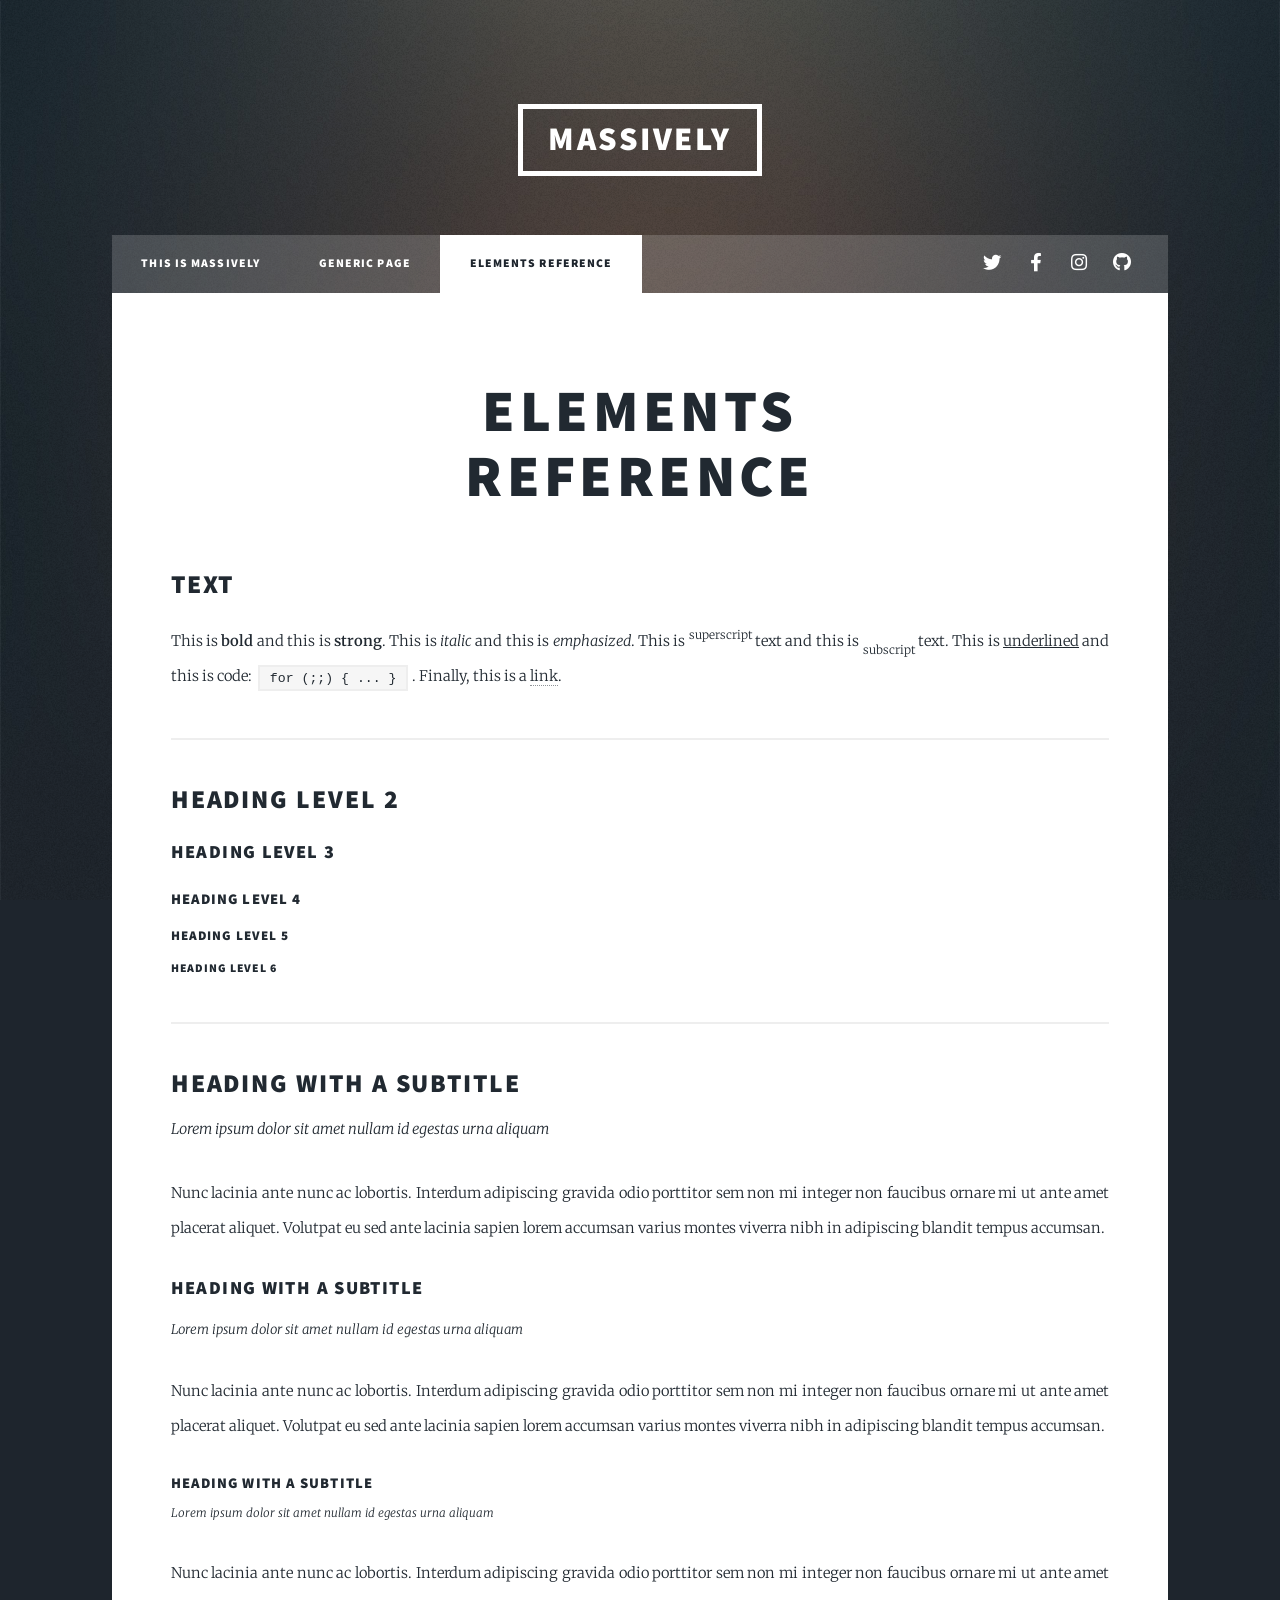
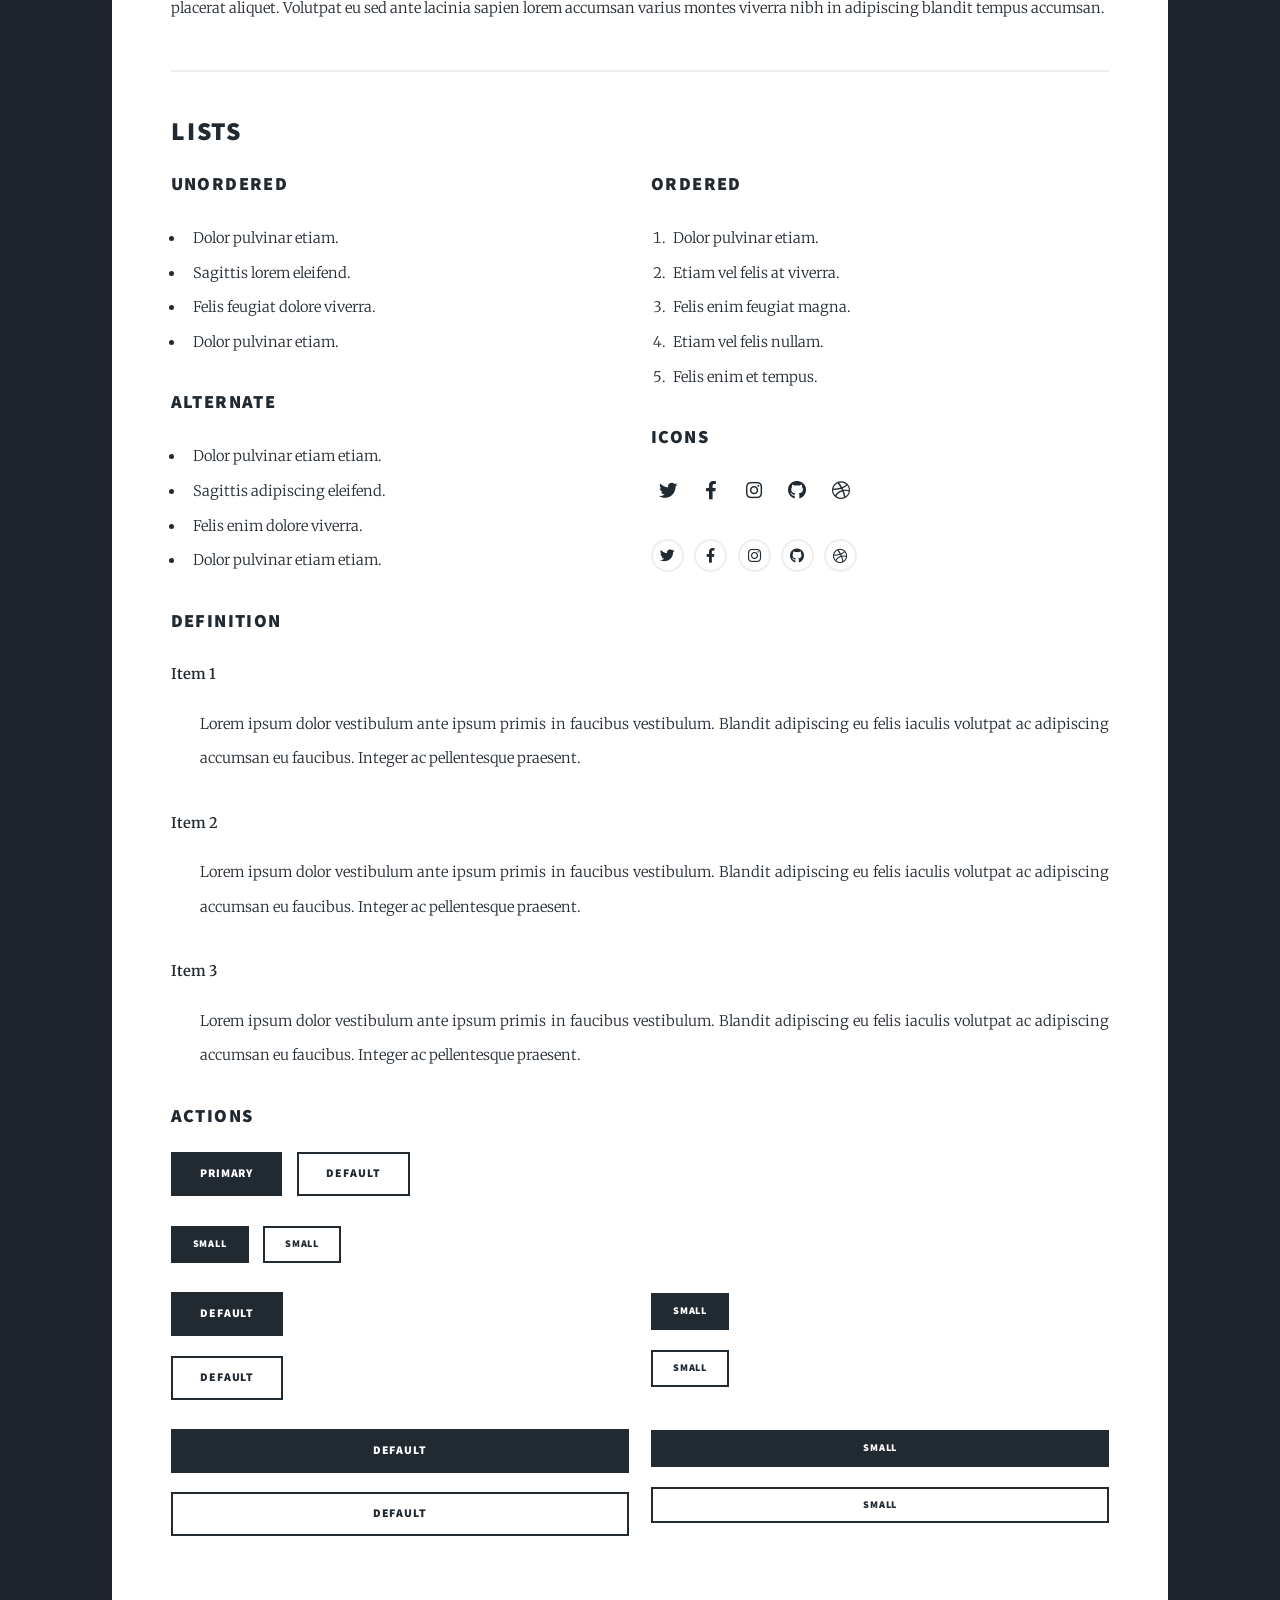
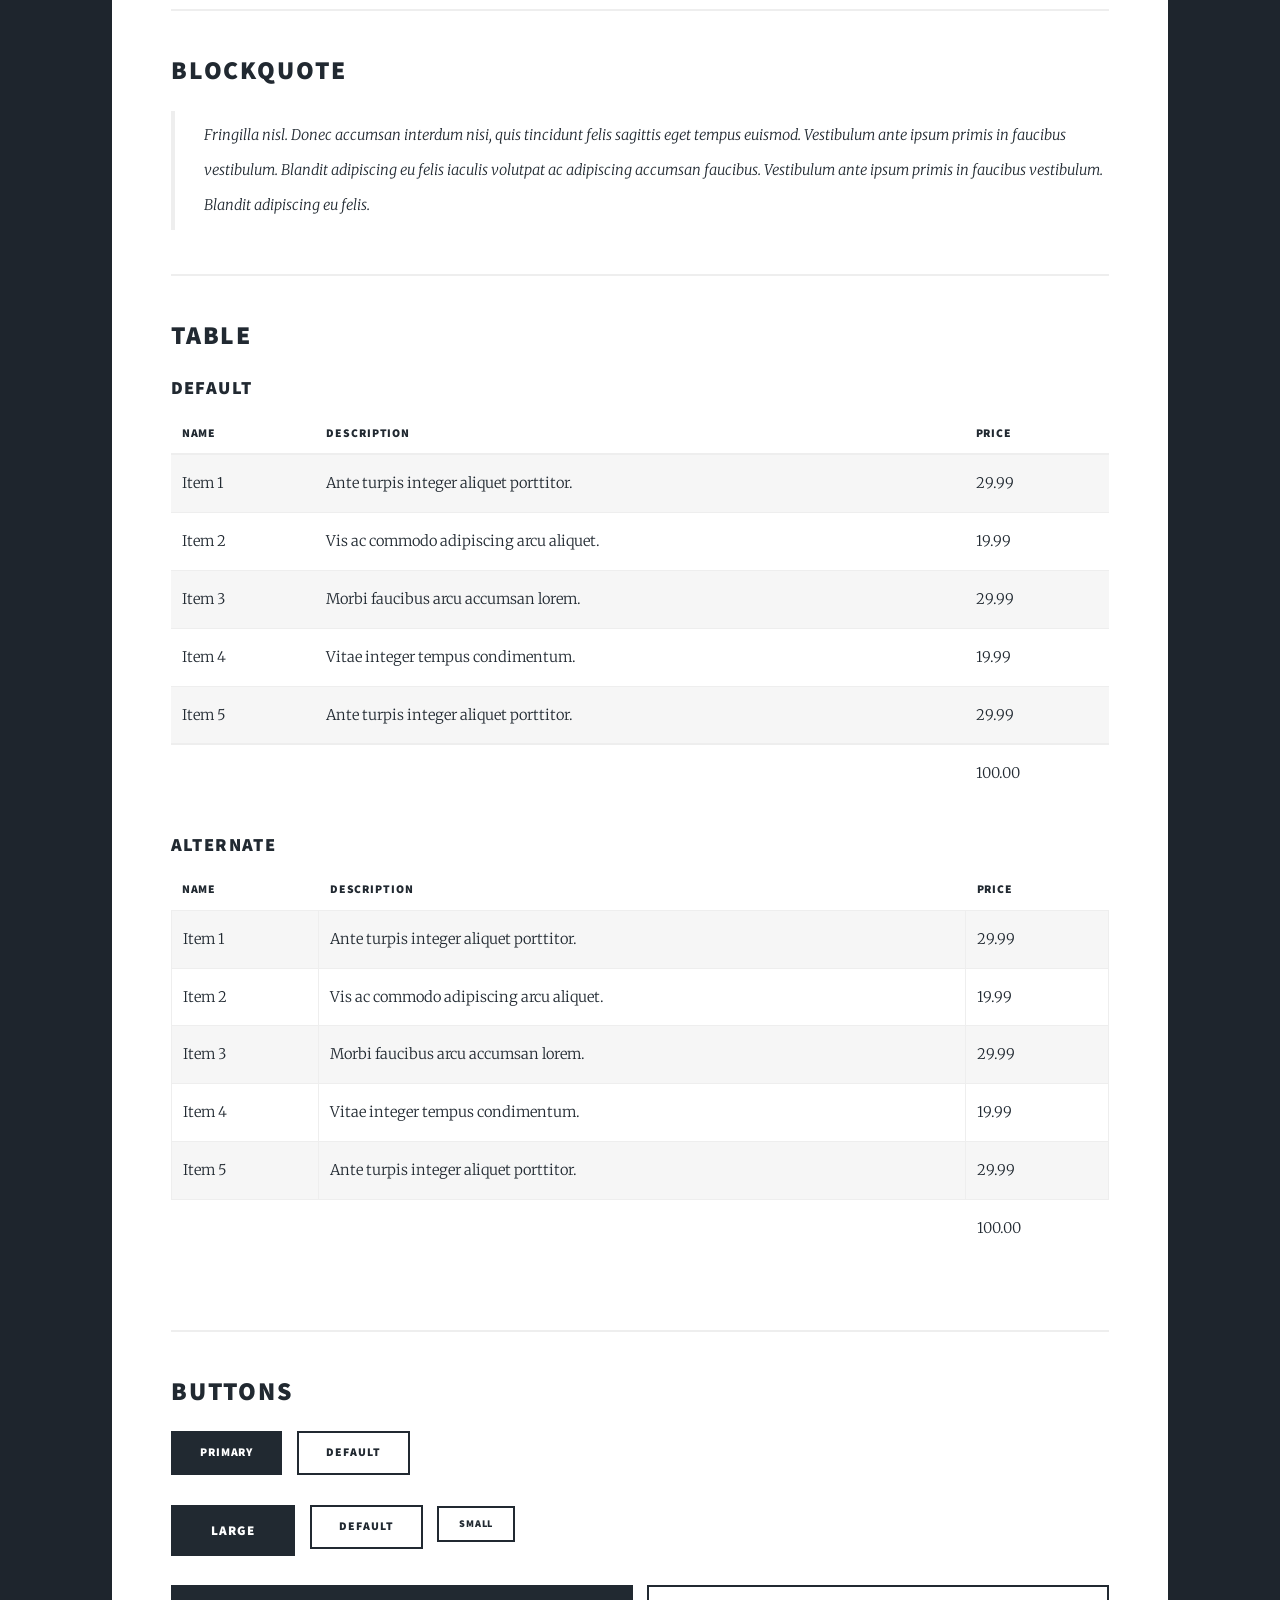
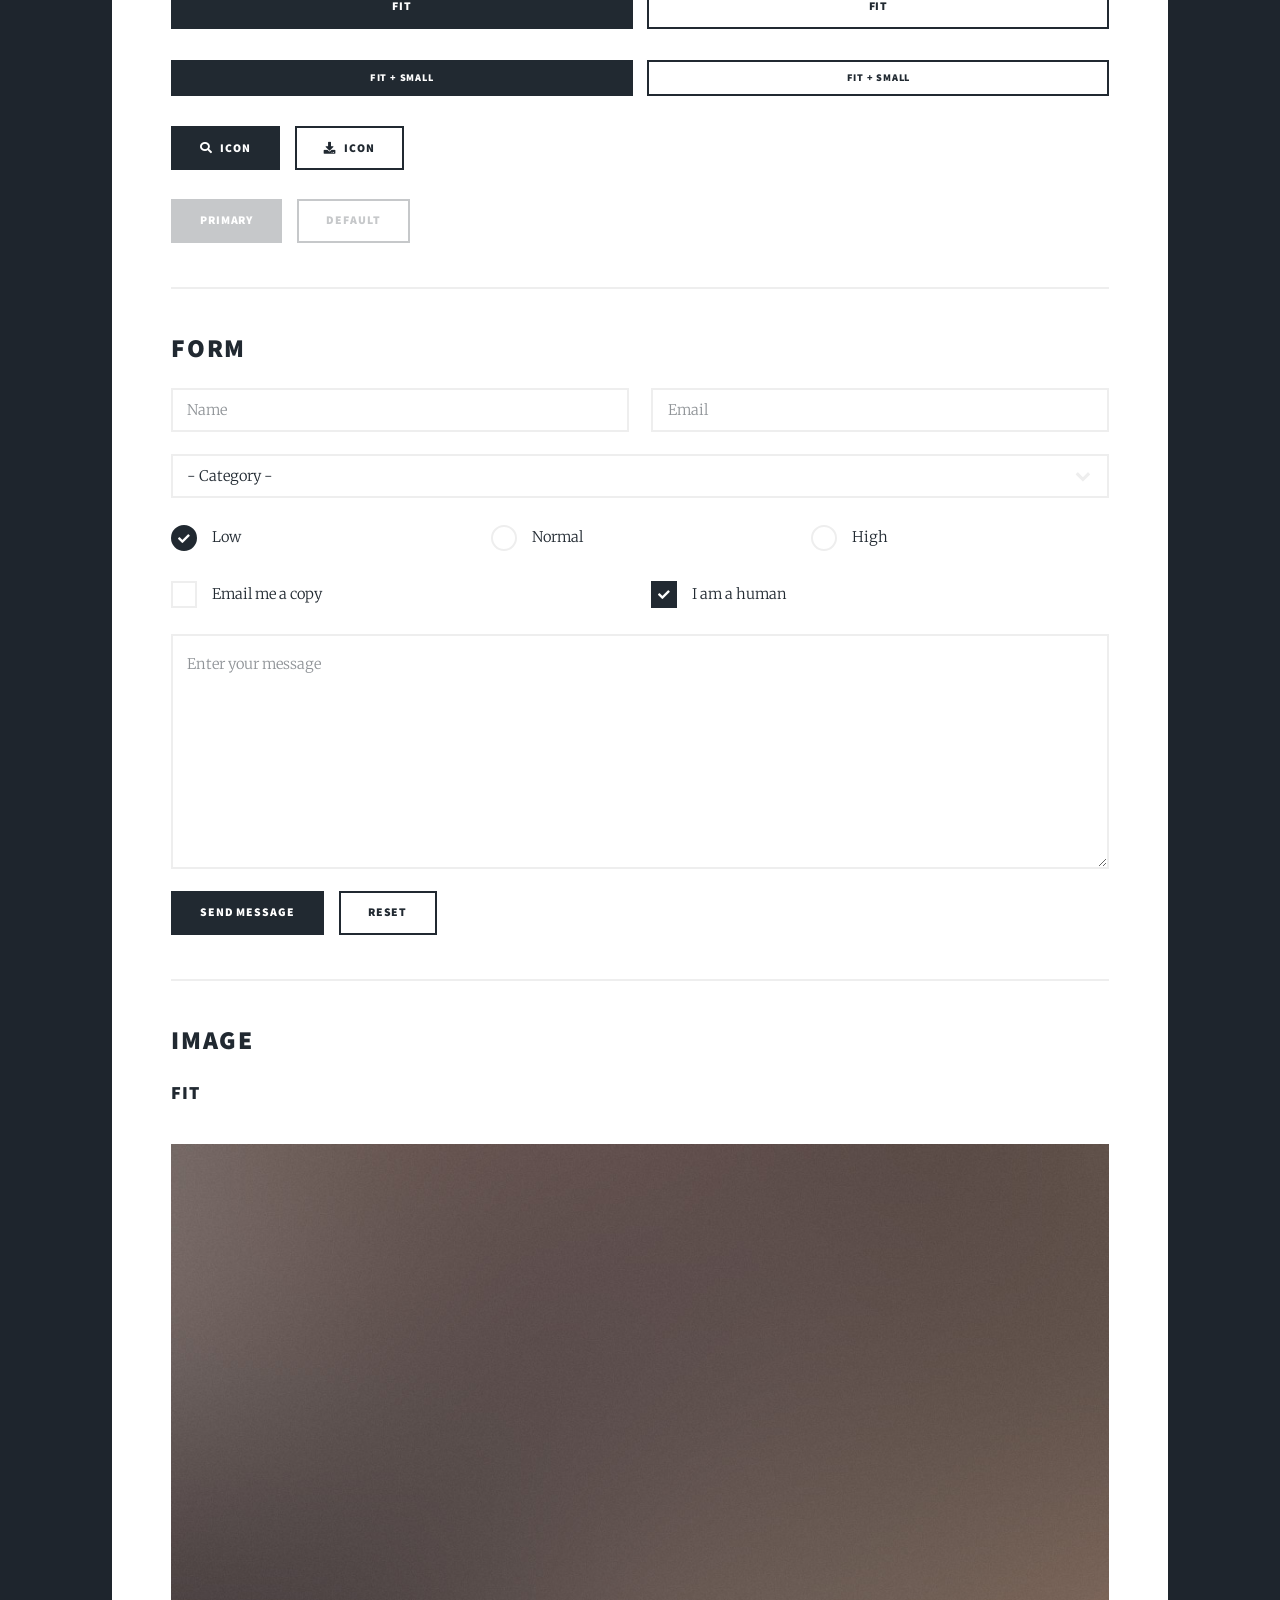
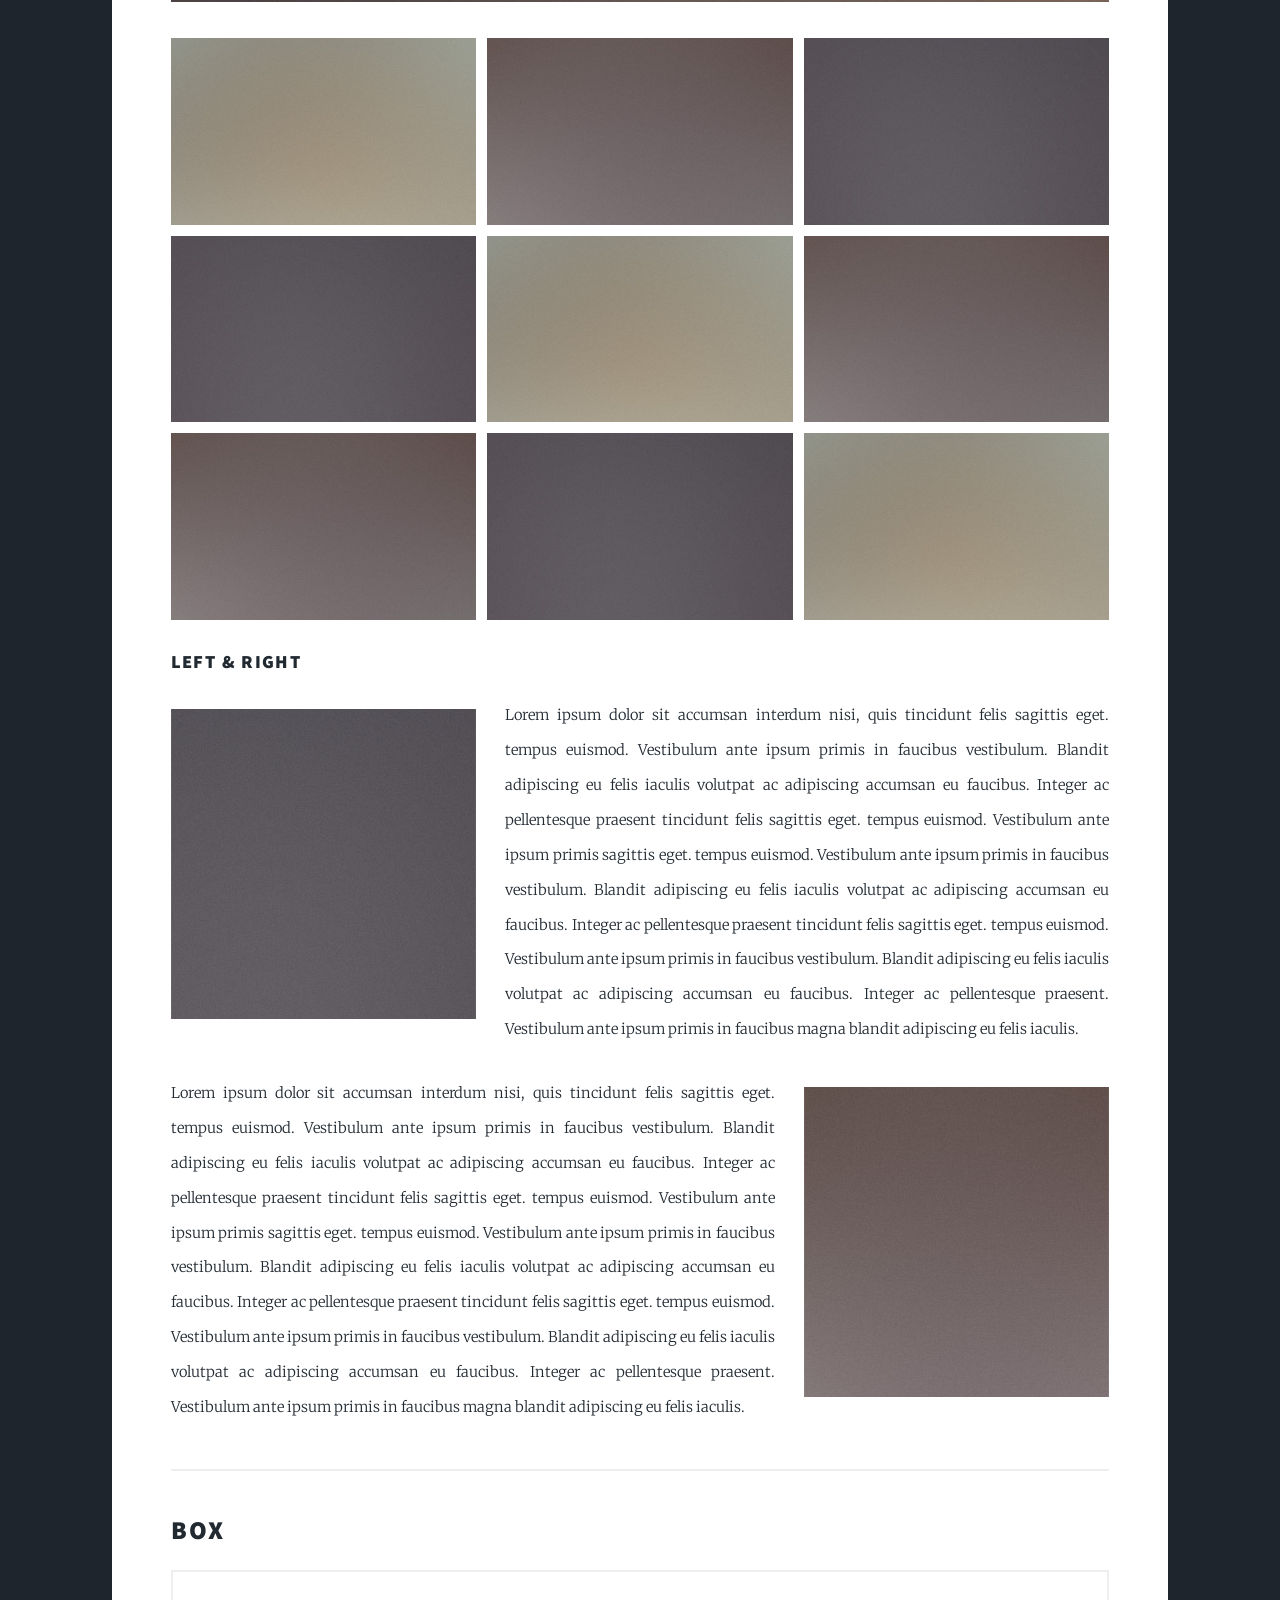
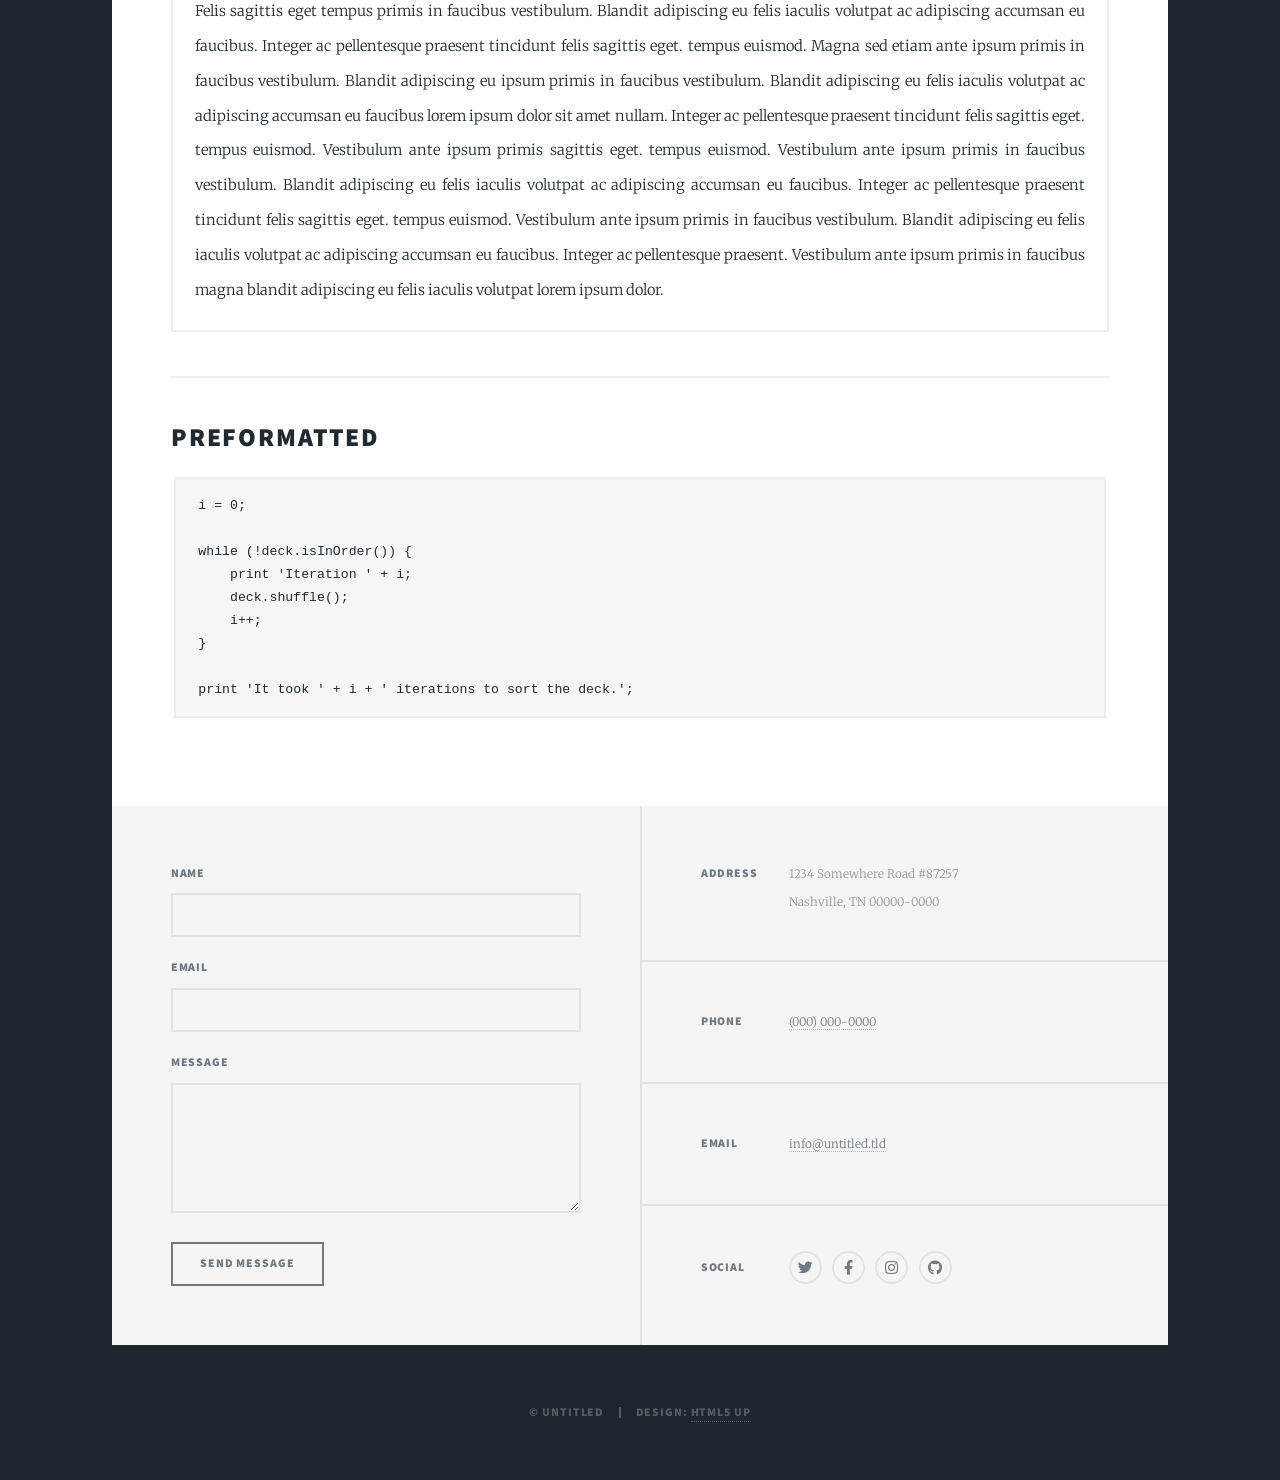
<file: elements.html>
<!DOCTYPE HTML>
<!--
	Massively by HTML5 UP
	html5up.net | @ajlkn
	Free for personal and commercial use under the CCA 3.0 license (html5up.net/license)
-->
<html>
	<head>
		<title>Elements Reference - Massively by HTML5 UP</title>
		<meta charset="utf-8" />
		<meta name="viewport" content="width=device-width, initial-scale=1, user-scalable=no" />
		<link rel="stylesheet" href="assets/css/main.css" />
		<noscript><link rel="stylesheet" href="assets/css/noscript.css" /></noscript>
	</head>
	<body class="is-preload">

		<!-- Wrapper -->
			<div id="wrapper">

				<!-- Header -->
					<header id="header">
						<a href="index.html" class="logo">Massively</a>
					</header>

				<!-- Nav -->
					<nav id="nav">
						<ul class="links">
							<li><a href="index.html">This is Massively</a></li>
							<li><a href="generic.html">Generic Page</a></li>
							<li class="active"><a href="elements.html">Elements Reference</a></li>
						</ul>
						<ul class="icons">
							<li><a href="#" class="icon brands fa-twitter"><span class="label">Twitter</span></a></li>
							<li><a href="#" class="icon brands fa-facebook-f"><span class="label">Facebook</span></a></li>
							<li><a href="#" class="icon brands fa-instagram"><span class="label">Instagram</span></a></li>
							<li><a href="#" class="icon brands fa-github"><span class="label">GitHub</span></a></li>
						</ul>
					</nav>

				<!-- Main -->
					<div id="main">

						<!-- Post -->
							<section class="post">
								<header class="major">
									<h1>Elements<br />
									Reference</h1>
								</header>

								<!-- Text stuff -->
									<h2>Text</h2>
									<p>This is <b>bold</b> and this is <strong>strong</strong>. This is <i>italic</i> and this is <em>emphasized</em>.
									This is <sup>superscript</sup> text and this is <sub>subscript</sub> text.
									This is <u>underlined</u> and this is code: <code>for (;;) { ... }</code>.
									Finally, this is a <a href="#">link</a>.</p>
									<hr />
									<h2>Heading Level 2</h2>
									<h3>Heading Level 3</h3>
									<h4>Heading Level 4</h4>
									<h5>Heading Level 5</h5>
									<h6>Heading Level 6</h6>
									<hr />
									<header>
										<h2>Heading with a Subtitle</h2>
										<p>Lorem ipsum dolor sit amet nullam id egestas urna aliquam</p>
									</header>
									<p>Nunc lacinia ante nunc ac lobortis. Interdum adipiscing gravida odio porttitor sem non mi integer non faucibus ornare mi ut ante amet placerat aliquet. Volutpat eu sed ante lacinia sapien lorem accumsan varius montes viverra nibh in adipiscing blandit tempus accumsan.</p>
									<header>
										<h3>Heading with a Subtitle</h3>
										<p>Lorem ipsum dolor sit amet nullam id egestas urna aliquam</p>
									</header>
									<p>Nunc lacinia ante nunc ac lobortis. Interdum adipiscing gravida odio porttitor sem non mi integer non faucibus ornare mi ut ante amet placerat aliquet. Volutpat eu sed ante lacinia sapien lorem accumsan varius montes viverra nibh in adipiscing blandit tempus accumsan.</p>
									<header>
										<h4>Heading with a Subtitle</h4>
										<p>Lorem ipsum dolor sit amet nullam id egestas urna aliquam</p>
									</header>
									<p>Nunc lacinia ante nunc ac lobortis. Interdum adipiscing gravida odio porttitor sem non mi integer non faucibus ornare mi ut ante amet placerat aliquet. Volutpat eu sed ante lacinia sapien lorem accumsan varius montes viverra nibh in adipiscing blandit tempus accumsan.</p>

									<hr />

								<!-- Lists -->
									<h2>Lists</h2>
									<div class="row">
										<div class="col-6 col-12-small">

											<h3>Unordered</h3>
											<ul>
												<li>Dolor pulvinar etiam.</li>
												<li>Sagittis lorem eleifend.</li>
												<li>Felis feugiat dolore viverra.</li>
												<li>Dolor pulvinar etiam.</li>
											</ul>

											<h3>Alternate</h3>
											<ul class="alt">
												<li>Dolor pulvinar etiam etiam.</li>
												<li>Sagittis adipiscing eleifend.</li>
												<li>Felis enim dolore viverra.</li>
												<li>Dolor pulvinar etiam etiam.</li>
											</ul>

										</div>
										<div class="col-6 col-12-small">

											<h3>Ordered</h3>
											<ol>
												<li>Dolor pulvinar etiam.</li>
												<li>Etiam vel felis at viverra.</li>
												<li>Felis enim feugiat magna.</li>
												<li>Etiam vel felis nullam.</li>
												<li>Felis enim et tempus.</li>
											</ol>

											<h3>Icons</h3>
											<ul class="icons">
												<li><a href="#" class="icon brands fa-twitter"><span class="label">Twitter</span></a></li>
												<li><a href="#" class="icon brands fa-facebook-f"><span class="label">Facebook</span></a></li>
												<li><a href="#" class="icon brands fa-instagram"><span class="label">Instagram</span></a></li>
												<li><a href="#" class="icon brands fa-github"><span class="label">Github</span></a></li>
												<li><a href="#" class="icon brands fa-dribbble"><span class="label">Dribbble</span></a></li>
											</ul>
											<ul class="icons alt">
												<li><a href="#" class="icon brands alt fa-twitter"><span class="label">Twitter</span></a></li>
												<li><a href="#" class="icon brands alt fa-facebook-f"><span class="label">Facebook</span></a></li>
												<li><a href="#" class="icon brands alt fa-instagram"><span class="label">Instagram</span></a></li>
												<li><a href="#" class="icon brands alt fa-github"><span class="label">Github</span></a></li>
												<li><a href="#" class="icon brands alt fa-dribbble"><span class="label">Dribbble</span></a></li>
											</ul>

										</div>
									</div>
									<h3>Definition</h3>
									<dl>
										<dt>Item 1</dt>
										<dd>
											<p>Lorem ipsum dolor vestibulum ante ipsum primis in faucibus vestibulum. Blandit adipiscing eu felis iaculis volutpat ac adipiscing accumsan eu faucibus. Integer ac pellentesque praesent.</p>
										</dd>
										<dt>Item 2</dt>
										<dd>
											<p>Lorem ipsum dolor vestibulum ante ipsum primis in faucibus vestibulum. Blandit adipiscing eu felis iaculis volutpat ac adipiscing accumsan eu faucibus. Integer ac pellentesque praesent.</p>
										</dd>
										<dt>Item 3</dt>
										<dd>
											<p>Lorem ipsum dolor vestibulum ante ipsum primis in faucibus vestibulum. Blandit adipiscing eu felis iaculis volutpat ac adipiscing accumsan eu faucibus. Integer ac pellentesque praesent.</p>
										</dd>
									</dl>

									<h3>Actions</h3>
									<ul class="actions">
										<li><a href="#" class="button primary">Primary</a></li>
										<li><a href="#" class="button">Default</a></li>
									</ul>
									<ul class="actions small">
										<li><a href="#" class="button primary small">Small</a></li>
										<li><a href="#" class="button small">Small</a></li>
									</ul>
									<div class="row">
										<div class="col-6 col-12-small">
											<ul class="actions stacked">
												<li><a href="#" class="button primary">Default</a></li>
												<li><a href="#" class="button">Default</a></li>
											</ul>
										</div>
										<div class="col-6 col-12-small">
											<ul class="actions stacked">
												<li><a href="#" class="button primary small">Small</a></li>
												<li><a href="#" class="button small">Small</a></li>
											</ul>
										</div>
									</div>
									<div class="row">
										<div class="col-6 col-12-small">
											<ul class="actions stacked">
												<li><a href="#" class="button primary fit">Default</a></li>
												<li><a href="#" class="button fit">Default</a></li>
											</ul>
										</div>
										<div class="col-6 col-12-small">
											<ul class="actions stacked">
												<li><a href="#" class="button primary small fit">Small</a></li>
												<li><a href="#" class="button small fit">Small</a></li>
											</ul>
										</div>
									</div>

									<hr />

								<!-- Blockquote -->
									<h2>Blockquote</h2>
									<blockquote>Fringilla nisl. Donec accumsan interdum nisi, quis tincidunt felis sagittis eget tempus euismod. Vestibulum ante ipsum primis in faucibus vestibulum. Blandit adipiscing eu felis iaculis volutpat ac adipiscing accumsan faucibus. Vestibulum ante ipsum primis in faucibus vestibulum. Blandit adipiscing eu felis.</blockquote>

									<hr />

								<!-- Table -->
									<h2>Table</h2>

									<h3>Default</h3>
									<div class="table-wrapper">
										<table>
											<thead>
												<tr>
													<th>Name</th>
													<th>Description</th>
													<th>Price</th>
												</tr>
											</thead>
											<tbody>
												<tr>
													<td>Item 1</td>
													<td>Ante turpis integer aliquet porttitor.</td>
													<td>29.99</td>
												</tr>
												<tr>
													<td>Item 2</td>
													<td>Vis ac commodo adipiscing arcu aliquet.</td>
													<td>19.99</td>
												</tr>
												<tr>
													<td>Item 3</td>
													<td> Morbi faucibus arcu accumsan lorem.</td>
													<td>29.99</td>
												</tr>
												<tr>
													<td>Item 4</td>
													<td>Vitae integer tempus condimentum.</td>
													<td>19.99</td>
												</tr>
												<tr>
													<td>Item 5</td>
													<td>Ante turpis integer aliquet porttitor.</td>
													<td>29.99</td>
												</tr>
											</tbody>
											<tfoot>
												<tr>
													<td colspan="2"></td>
													<td>100.00</td>
												</tr>
											</tfoot>
										</table>
									</div>

									<h3>Alternate</h3>
									<div class="table-wrapper">
										<table class="alt">
											<thead>
												<tr>
													<th>Name</th>
													<th>Description</th>
													<th>Price</th>
												</tr>
											</thead>
											<tbody>
												<tr>
													<td>Item 1</td>
													<td>Ante turpis integer aliquet porttitor.</td>
													<td>29.99</td>
												</tr>
												<tr>
													<td>Item 2</td>
													<td>Vis ac commodo adipiscing arcu aliquet.</td>
													<td>19.99</td>
												</tr>
												<tr>
													<td>Item 3</td>
													<td> Morbi faucibus arcu accumsan lorem.</td>
													<td>29.99</td>
												</tr>
												<tr>
													<td>Item 4</td>
													<td>Vitae integer tempus condimentum.</td>
													<td>19.99</td>
												</tr>
												<tr>
													<td>Item 5</td>
													<td>Ante turpis integer aliquet porttitor.</td>
													<td>29.99</td>
												</tr>
											</tbody>
											<tfoot>
												<tr>
													<td colspan="2"></td>
													<td>100.00</td>
												</tr>
											</tfoot>
										</table>
									</div>

									<hr />

								<!-- Buttons -->
									<h2>Buttons</h2>
									<ul class="actions">
										<li><a href="#" class="button primary">Primary</a></li>
										<li><a href="#" class="button">Default</a></li>
									</ul>
									<ul class="actions">
										<li><a href="#" class="button primary large">Large</a></li>
										<li><a href="#" class="button">Default</a></li>
										<li><a href="#" class="button small">Small</a></li>
									</ul>
									<ul class="actions fit">
										<li><a href="#" class="button primary fit">Fit</a></li>
										<li><a href="#" class="button fit">Fit</a></li>
									</ul>
									<ul class="actions fit small">
										<li><a href="#" class="button primary fit small">Fit + Small</a></li>
										<li><a href="#" class="button fit small">Fit + Small</a></li>
									</ul>
									<ul class="actions">
										<li><a href="#" class="button primary icon solid fa-search">Icon</a></li>
										<li><a href="#" class="button icon solid fa-download">Icon</a></li>
									</ul>
									<ul class="actions">
										<li><span class="button primary disabled">Primary</span></li>
										<li><span class="button disabled">Default</span></li>
									</ul>

									<hr />

								<!-- Form -->
									<h2>Form</h2>

									<form method="post" action="#">
										<div class="row gtr-uniform">
											<div class="col-6 col-12-xsmall">
												<input type="text" name="demo-name" id="demo-name" value="" placeholder="Name" />
											</div>
											<div class="col-6 col-12-xsmall">
												<input type="email" name="demo-email" id="demo-email" value="" placeholder="Email" />
											</div>
											<!-- Break -->
											<div class="col-12">
												<select name="demo-category" id="demo-category">
													<option value="">- Category -</option>
													<option value="1">Manufacturing</option>
													<option value="1">Shipping</option>
													<option value="1">Administration</option>
													<option value="1">Human Resources</option>
												</select>
											</div>
											<!-- Break -->
											<div class="col-4 col-12-small">
												<input type="radio" id="demo-priority-low" name="demo-priority" checked>
												<label for="demo-priority-low">Low</label>
											</div>
											<div class="col-4 col-12-small">
												<input type="radio" id="demo-priority-normal" name="demo-priority">
												<label for="demo-priority-normal">Normal</label>
											</div>
											<div class="col-4 col-12-small">
												<input type="radio" id="demo-priority-high" name="demo-priority">
												<label for="demo-priority-high">High</label>
											</div>
											<!-- Break -->
											<div class="col-6 col-12-small">
												<input type="checkbox" id="demo-copy" name="demo-copy">
												<label for="demo-copy">Email me a copy</label>
											</div>
											<div class="col-6 col-12-small">
												<input type="checkbox" id="demo-human" name="demo-human" checked>
												<label for="demo-human">I am a human</label>
											</div>
											<!-- Break -->
											<div class="col-12">
												<textarea name="demo-message" id="demo-message" placeholder="Enter your message" rows="6"></textarea>
											</div>
											<!-- Break -->
											<div class="col-12">
												<ul class="actions">
													<li><input type="submit" value="Send Message" class="primary" /></li>
													<li><input type="reset" value="Reset" /></li>
												</ul>
											</div>
										</div>
									</form>

									<hr />

								<!-- Image -->
									<h2>Image</h2>

									<h3>Fit</h3>
									<span class="image fit"><img src="images/pic01.jpg" alt="" /></span>
									<div class="box alt">
										<div class="row gtr-50 gtr-uniform">
											<div class="col-4"><span class="image fit"><img src="images/pic02.jpg" alt="" /></span></div>
											<div class="col-4"><span class="image fit"><img src="images/pic03.jpg" alt="" /></span></div>
											<div class="col-4"><span class="image fit"><img src="images/pic04.jpg" alt="" /></span></div>
											<!-- Break -->
											<div class="col-4"><span class="image fit"><img src="images/pic04.jpg" alt="" /></span></div>
											<div class="col-4"><span class="image fit"><img src="images/pic02.jpg" alt="" /></span></div>
											<div class="col-4"><span class="image fit"><img src="images/pic03.jpg" alt="" /></span></div>
											<!-- Break -->
											<div class="col-4"><span class="image fit"><img src="images/pic03.jpg" alt="" /></span></div>
											<div class="col-4"><span class="image fit"><img src="images/pic04.jpg" alt="" /></span></div>
											<div class="col-4"><span class="image fit"><img src="images/pic02.jpg" alt="" /></span></div>
										</div>
									</div>

									<h3>Left &amp; Right</h3>
									<p><span class="image left"><img src="images/pic08.jpg" alt="" /></span>Lorem ipsum dolor sit accumsan interdum nisi, quis tincidunt felis sagittis eget. tempus euismod. Vestibulum ante ipsum primis in faucibus vestibulum. Blandit adipiscing eu felis iaculis volutpat ac adipiscing accumsan eu faucibus. Integer ac pellentesque praesent tincidunt felis sagittis eget. tempus euismod. Vestibulum ante ipsum primis sagittis eget. tempus euismod. Vestibulum ante ipsum primis in faucibus vestibulum. Blandit adipiscing eu felis iaculis volutpat ac adipiscing accumsan eu faucibus. Integer ac pellentesque praesent tincidunt felis sagittis eget. tempus euismod. Vestibulum ante ipsum primis in faucibus vestibulum. Blandit adipiscing eu felis iaculis volutpat ac adipiscing accumsan eu faucibus. Integer ac pellentesque praesent. Vestibulum ante ipsum primis in faucibus magna blandit adipiscing eu felis iaculis.</p>
									<p><span class="image right"><img src="images/pic09.jpg" alt="" /></span>Lorem ipsum dolor sit accumsan interdum nisi, quis tincidunt felis sagittis eget. tempus euismod. Vestibulum ante ipsum primis in faucibus vestibulum. Blandit adipiscing eu felis iaculis volutpat ac adipiscing accumsan eu faucibus. Integer ac pellentesque praesent tincidunt felis sagittis eget. tempus euismod. Vestibulum ante ipsum primis sagittis eget. tempus euismod. Vestibulum ante ipsum primis in faucibus vestibulum. Blandit adipiscing eu felis iaculis volutpat ac adipiscing accumsan eu faucibus. Integer ac pellentesque praesent tincidunt felis sagittis eget. tempus euismod. Vestibulum ante ipsum primis in faucibus vestibulum. Blandit adipiscing eu felis iaculis volutpat ac adipiscing accumsan eu faucibus. Integer ac pellentesque praesent. Vestibulum ante ipsum primis in faucibus magna blandit adipiscing eu felis iaculis.</p>

									<hr />

								<!-- Box -->
									<h2>Box</h2>
									<div class="box">
										<p>Felis sagittis eget tempus primis in faucibus vestibulum. Blandit adipiscing eu felis iaculis volutpat ac adipiscing accumsan eu faucibus. Integer ac pellentesque praesent tincidunt felis sagittis eget. tempus euismod. Magna sed etiam ante ipsum primis in faucibus vestibulum. Blandit adipiscing eu ipsum primis in faucibus vestibulum. Blandit adipiscing eu felis iaculis volutpat ac adipiscing accumsan eu faucibus lorem ipsum dolor sit amet nullam. Integer ac pellentesque praesent tincidunt felis sagittis eget. tempus euismod. Vestibulum ante ipsum primis sagittis eget. tempus euismod. Vestibulum ante ipsum primis in faucibus vestibulum. Blandit adipiscing eu felis iaculis volutpat ac adipiscing accumsan eu faucibus. Integer ac pellentesque praesent tincidunt felis sagittis eget. tempus euismod. Vestibulum ante ipsum primis in faucibus vestibulum. Blandit adipiscing eu felis iaculis volutpat ac adipiscing accumsan eu faucibus. Integer ac pellentesque praesent. Vestibulum ante ipsum primis in faucibus magna blandit adipiscing eu felis iaculis volutpat lorem ipsum dolor.</p>
									</div>

									<hr />

								<!-- Preformatted Code -->
									<h2>Preformatted</h2>
									<pre><code>i = 0;

while (!deck.isInOrder()) {
    print 'Iteration ' + i;
    deck.shuffle();
    i++;
}

print 'It took ' + i + ' iterations to sort the deck.';
</code></pre>

							</section>

					</div>

				<!-- Footer -->
					<footer id="footer">
						<section>
							<form method="post" action="#">
								<div class="fields">
									<div class="field">
										<label for="name">Name</label>
										<input type="text" name="name" id="name" />
									</div>
									<div class="field">
										<label for="email">Email</label>
										<input type="text" name="email" id="email" />
									</div>
									<div class="field">
										<label for="message">Message</label>
										<textarea name="message" id="message" rows="3"></textarea>
									</div>
								</div>
								<ul class="actions">
									<li><input type="submit" value="Send Message" /></li>
								</ul>
							</form>
						</section>
						<section class="split contact">
							<section class="alt">
								<h3>Address</h3>
								<p>1234 Somewhere Road #87257<br />
								Nashville, TN 00000-0000</p>
							</section>
							<section>
								<h3>Phone</h3>
								<p><a href="#">(000) 000-0000</a></p>
							</section>
							<section>
								<h3>Email</h3>
								<p><a href="#">info@untitled.tld</a></p>
							</section>
							<section>
								<h3>Social</h3>
								<ul class="icons alt">
									<li><a href="#" class="icon brands alt fa-twitter"><span class="label">Twitter</span></a></li>
									<li><a href="#" class="icon brands alt fa-facebook-f"><span class="label">Facebook</span></a></li>
									<li><a href="#" class="icon brands alt fa-instagram"><span class="label">Instagram</span></a></li>
									<li><a href="#" class="icon brands alt fa-github"><span class="label">GitHub</span></a></li>
								</ul>
							</section>
						</section>
					</footer>

				<!-- Copyright -->
					<div id="copyright">
						<ul><li>&copy; Untitled</li><li>Design: <a href="https://html5up.net">HTML5 UP</a></li></ul>
					</div>

			</div>

		<!-- Scripts -->
			<script src="assets/js/jquery.min.js"></script>
			<script src="assets/js/jquery.scrollex.min.js"></script>
			<script src="assets/js/jquery.scrolly.min.js"></script>
			<script src="assets/js/browser.min.js"></script>
			<script src="assets/js/breakpoints.min.js"></script>
			<script src="assets/js/util.js"></script>
			<script src="assets/js/main.js"></script>

	</body>
</html>
</file>
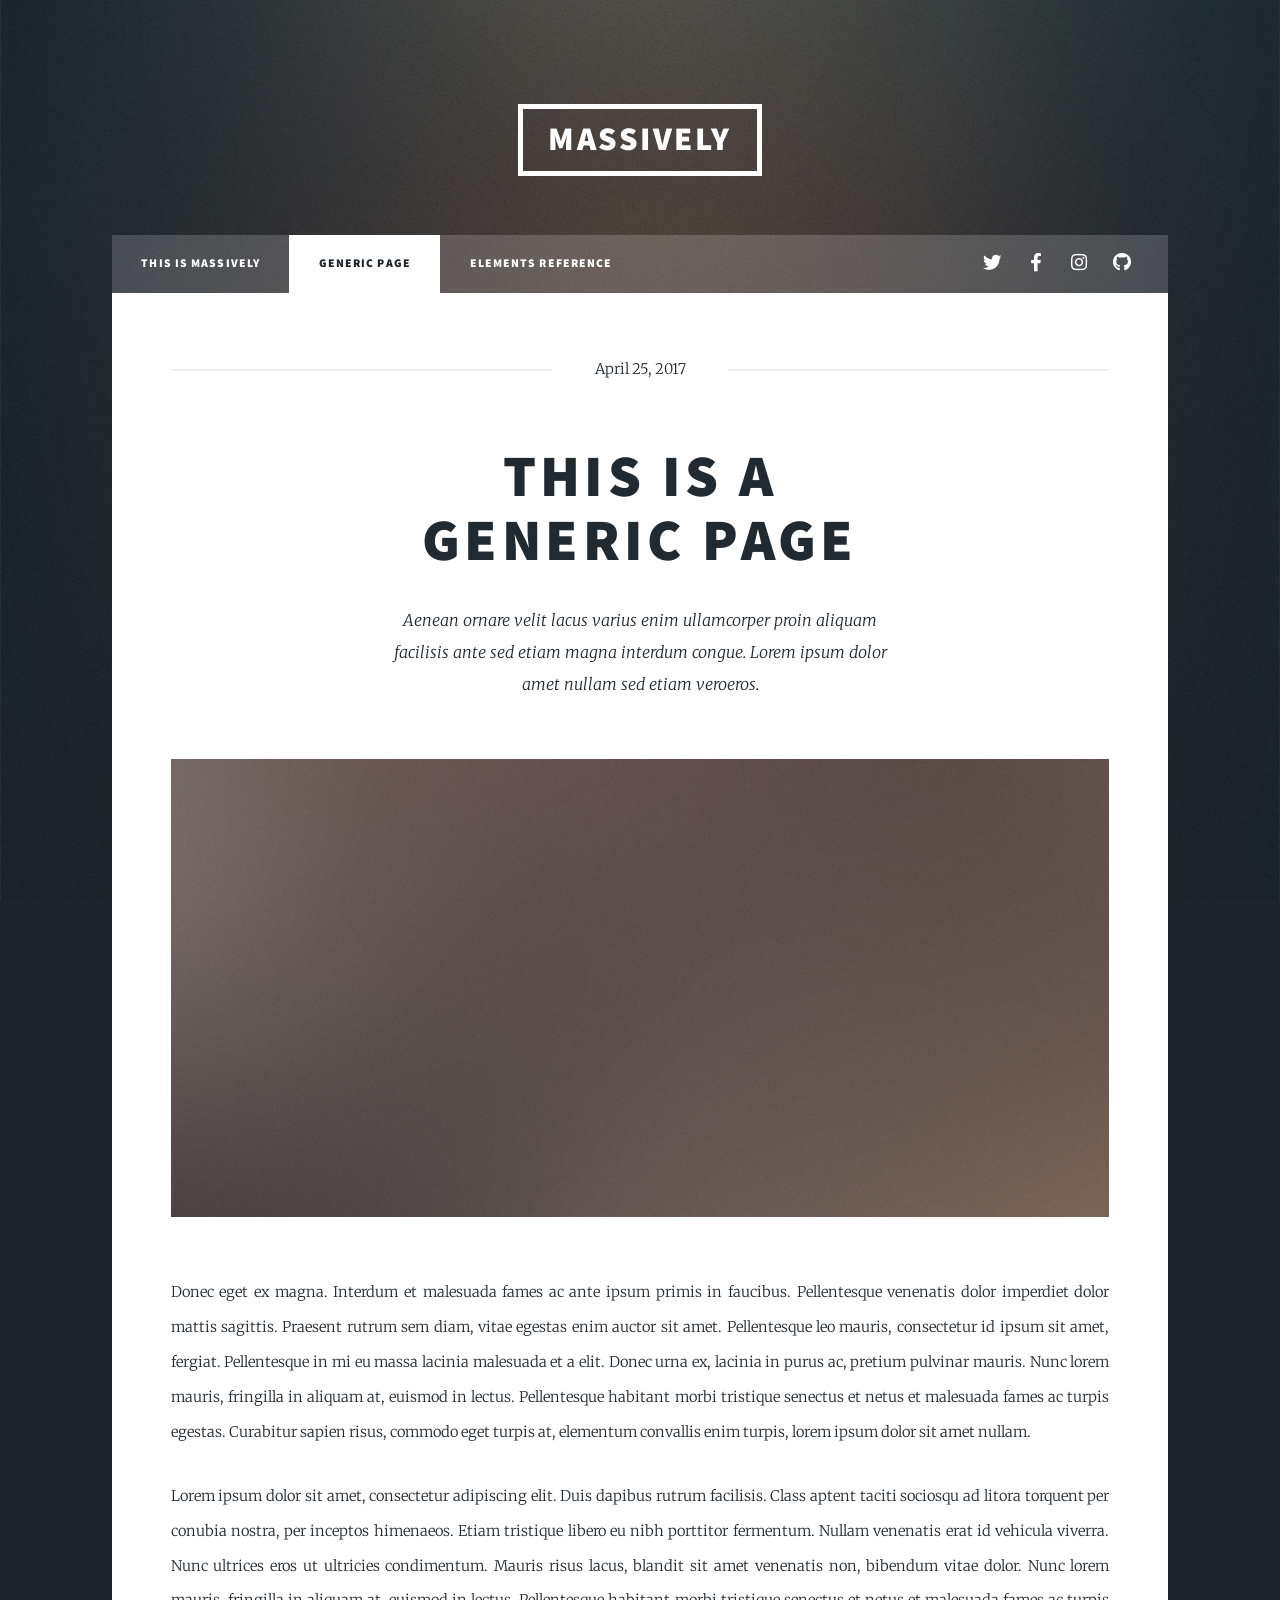
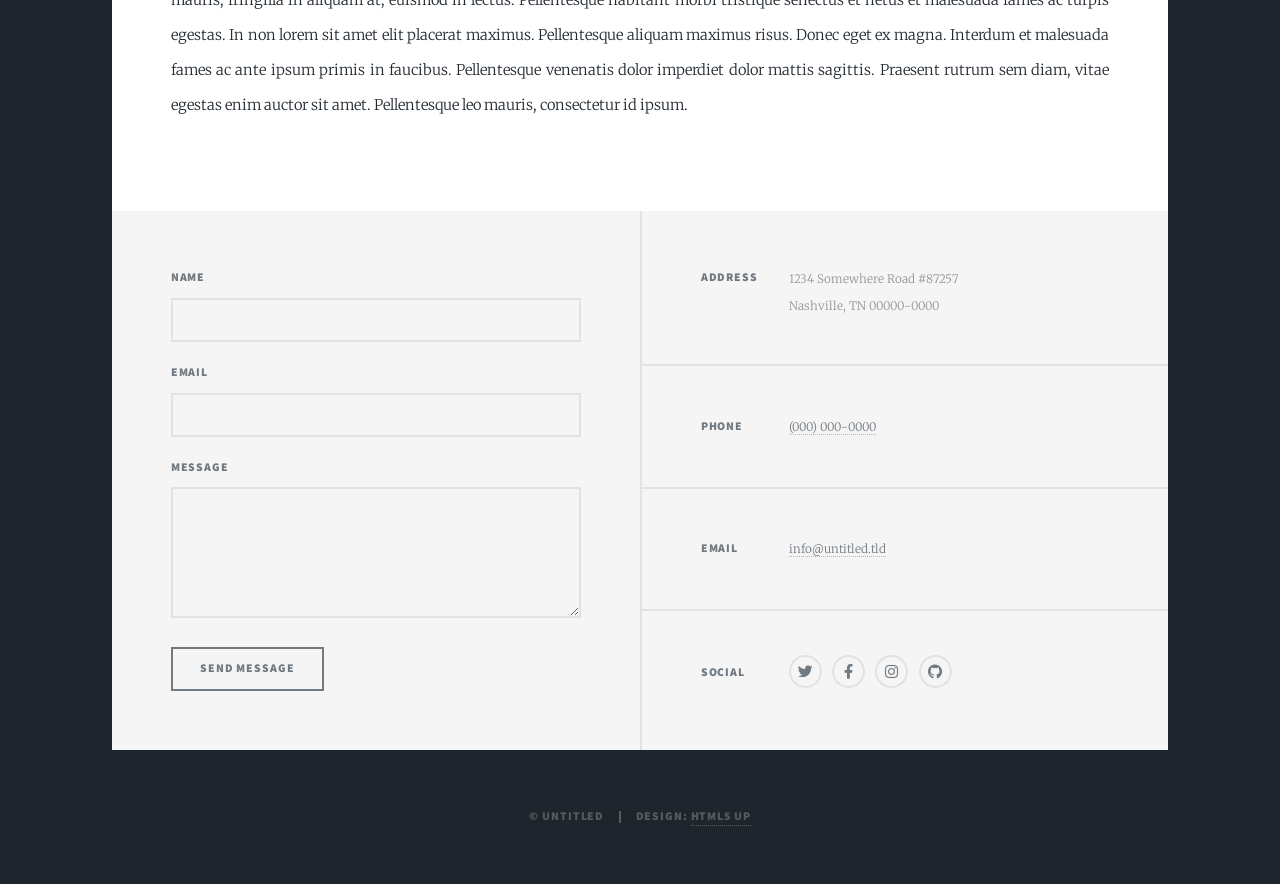
<file: generic.html>
<!DOCTYPE HTML>
<!--
	Massively by HTML5 UP
	html5up.net | @ajlkn
	Free for personal and commercial use under the CCA 3.0 license (html5up.net/license)
-->
<html>
	<head>
		<title>Generic Page - Massively by HTML5 UP</title>
		<meta charset="utf-8" />
		<meta name="viewport" content="width=device-width, initial-scale=1, user-scalable=no" />
		<link rel="stylesheet" href="assets/css/main.css" />
		<noscript><link rel="stylesheet" href="assets/css/noscript.css" /></noscript>
	</head>
	<body class="is-preload">

		<!-- Wrapper -->
			<div id="wrapper">

				<!-- Header -->
					<header id="header">
						<a href="index.html" class="logo">Massively</a>
					</header>

				<!-- Nav -->
					<nav id="nav">
						<ul class="links">
							<li><a href="index.html">This is Massively</a></li>
							<li class="active"><a href="generic.html">Generic Page</a></li>
							<li><a href="elements.html">Elements Reference</a></li>
						</ul>
						<ul class="icons">
							<li><a href="#" class="icon brands fa-twitter"><span class="label">Twitter</span></a></li>
							<li><a href="#" class="icon brands fa-facebook-f"><span class="label">Facebook</span></a></li>
							<li><a href="#" class="icon brands fa-instagram"><span class="label">Instagram</span></a></li>
							<li><a href="#" class="icon brands fa-github"><span class="label">GitHub</span></a></li>
						</ul>
					</nav>

				<!-- Main -->
					<div id="main">

						<!-- Post -->
							<section class="post">
								<header class="major">
									<span class="date">April 25, 2017</span>
									<h1>This is a<br />
									Generic Page</h1>
									<p>Aenean ornare velit lacus varius enim ullamcorper proin aliquam<br />
									facilisis ante sed etiam magna interdum congue. Lorem ipsum dolor<br />
									amet nullam sed etiam veroeros.</p>
								</header>
								<div class="image main"><img src="images/pic01.jpg" alt="" /></div>
								<p>Donec eget ex magna. Interdum et malesuada fames ac ante ipsum primis in faucibus. Pellentesque venenatis dolor imperdiet dolor mattis sagittis. Praesent rutrum sem diam, vitae egestas enim auctor sit amet. Pellentesque leo mauris, consectetur id ipsum sit amet, fergiat. Pellentesque in mi eu massa lacinia malesuada et a elit. Donec urna ex, lacinia in purus ac, pretium pulvinar mauris. Nunc lorem mauris, fringilla in aliquam at, euismod in lectus. Pellentesque habitant morbi tristique senectus et netus et malesuada fames ac turpis egestas. Curabitur sapien risus, commodo eget turpis at, elementum convallis enim turpis, lorem ipsum dolor sit amet nullam.</p>
								<p>Lorem ipsum dolor sit amet, consectetur adipiscing elit. Duis dapibus rutrum facilisis. Class aptent taciti sociosqu ad litora torquent per conubia nostra, per inceptos himenaeos. Etiam tristique libero eu nibh porttitor fermentum. Nullam venenatis erat id vehicula viverra. Nunc ultrices eros ut ultricies condimentum. Mauris risus lacus, blandit sit amet venenatis non, bibendum vitae dolor. Nunc lorem mauris, fringilla in aliquam at, euismod in lectus. Pellentesque habitant morbi tristique senectus et netus et malesuada fames ac turpis egestas. In non lorem sit amet elit placerat maximus. Pellentesque aliquam maximus risus. Donec eget ex magna. Interdum et malesuada fames ac ante ipsum primis in faucibus. Pellentesque venenatis dolor imperdiet dolor mattis sagittis. Praesent rutrum sem diam, vitae egestas enim auctor sit amet. Pellentesque leo mauris, consectetur id ipsum.</p>
							</section>

					</div>

				<!-- Footer -->
					<footer id="footer">
						<section>
							<form method="post" action="#">
								<div class="fields">
									<div class="field">
										<label for="name">Name</label>
										<input type="text" name="name" id="name" />
									</div>
									<div class="field">
										<label for="email">Email</label>
										<input type="text" name="email" id="email" />
									</div>
									<div class="field">
										<label for="message">Message</label>
										<textarea name="message" id="message" rows="3"></textarea>
									</div>
								</div>
								<ul class="actions">
									<li><input type="submit" value="Send Message" /></li>
								</ul>
							</form>
						</section>
						<section class="split contact">
							<section class="alt">
								<h3>Address</h3>
								<p>1234 Somewhere Road #87257<br />
								Nashville, TN 00000-0000</p>
							</section>
							<section>
								<h3>Phone</h3>
								<p><a href="#">(000) 000-0000</a></p>
							</section>
							<section>
								<h3>Email</h3>
								<p><a href="#">info@untitled.tld</a></p>
							</section>
							<section>
								<h3>Social</h3>
								<ul class="icons alt">
									<li><a href="#" class="icon brands alt fa-twitter"><span class="label">Twitter</span></a></li>
									<li><a href="#" class="icon brands alt fa-facebook-f"><span class="label">Facebook</span></a></li>
									<li><a href="#" class="icon brands alt fa-instagram"><span class="label">Instagram</span></a></li>
									<li><a href="#" class="icon brands alt fa-github"><span class="label">GitHub</span></a></li>
								</ul>
							</section>
						</section>
					</footer>

				<!-- Copyright -->
					<div id="copyright">
						<ul><li>&copy; Untitled</li><li>Design: <a href="https://html5up.net">HTML5 UP</a></li></ul>
					</div>

			</div>

		<!-- Scripts -->
			<script src="assets/js/jquery.min.js"></script>
			<script src="assets/js/jquery.scrollex.min.js"></script>
			<script src="assets/js/jquery.scrolly.min.js"></script>
			<script src="assets/js/browser.min.js"></script>
			<script src="assets/js/breakpoints.min.js"></script>
			<script src="assets/js/util.js"></script>
			<script src="assets/js/main.js"></script>

	</body>
</html>
</file>
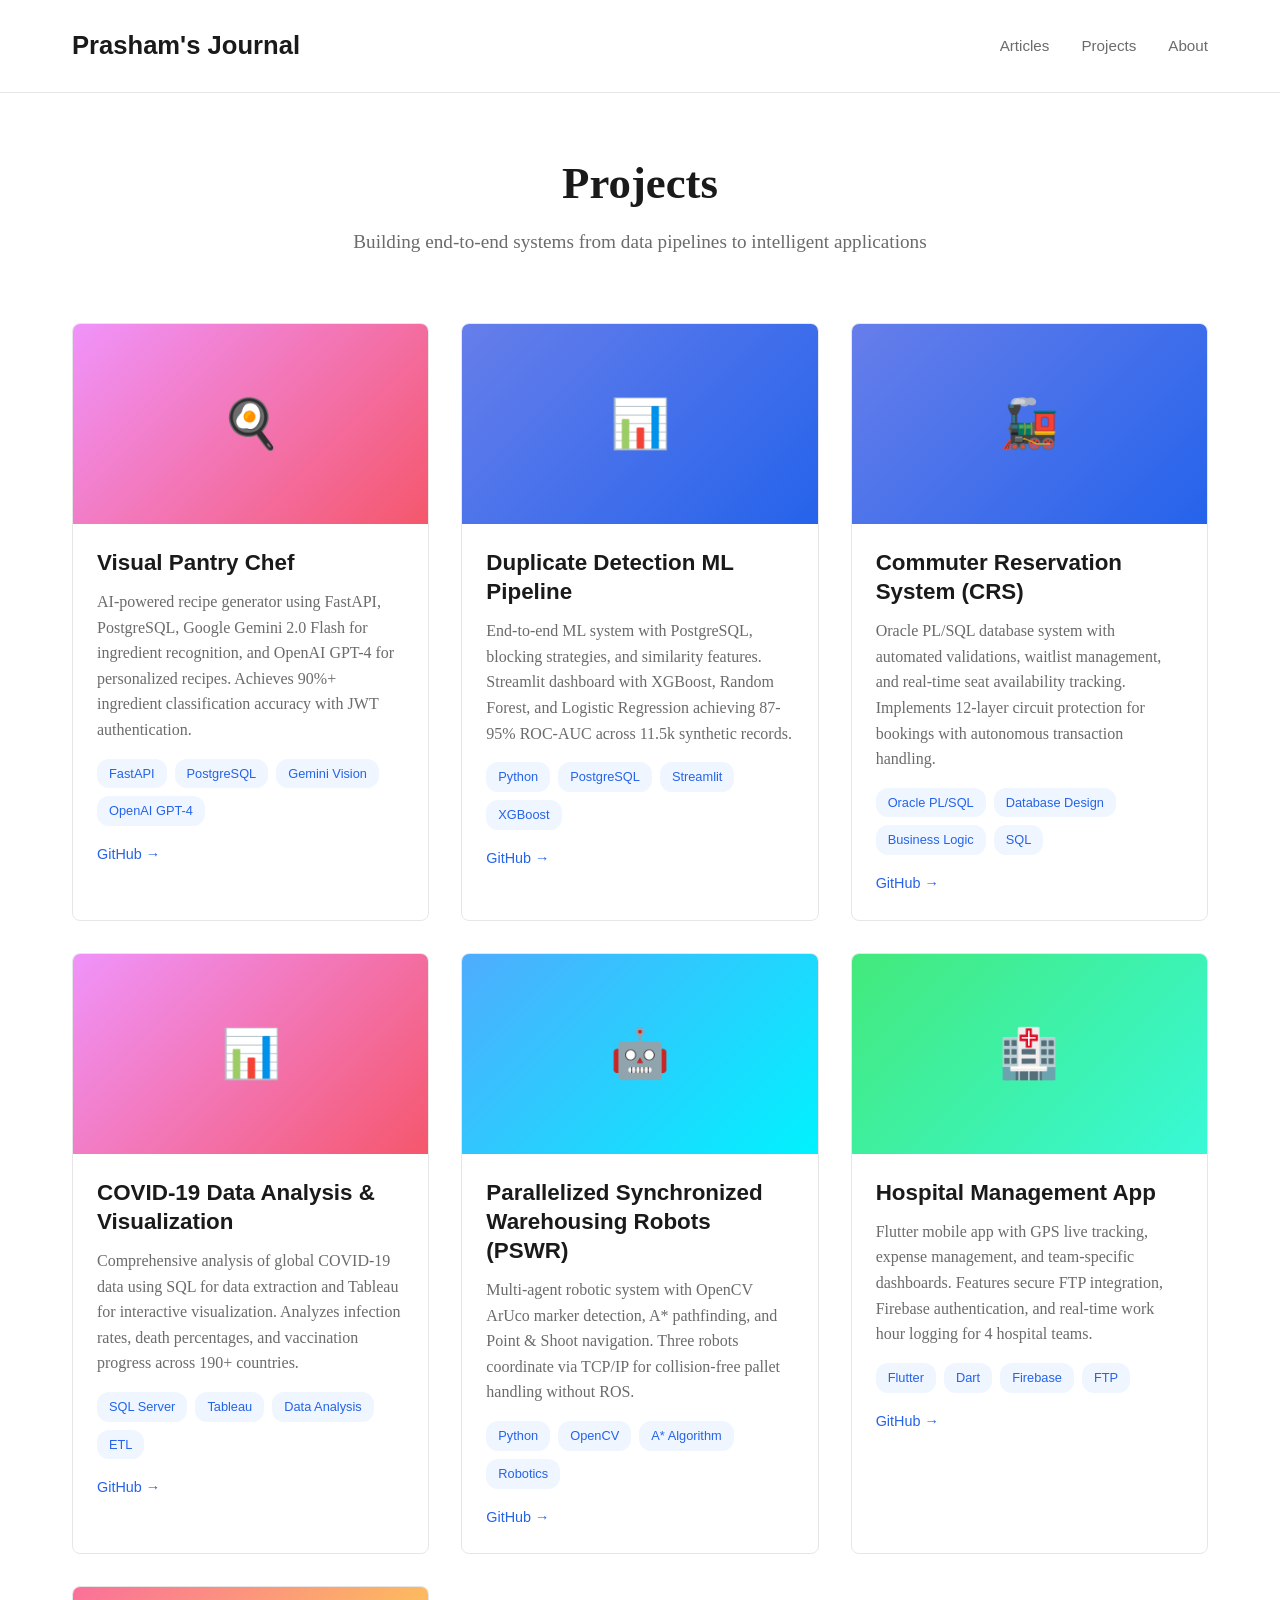
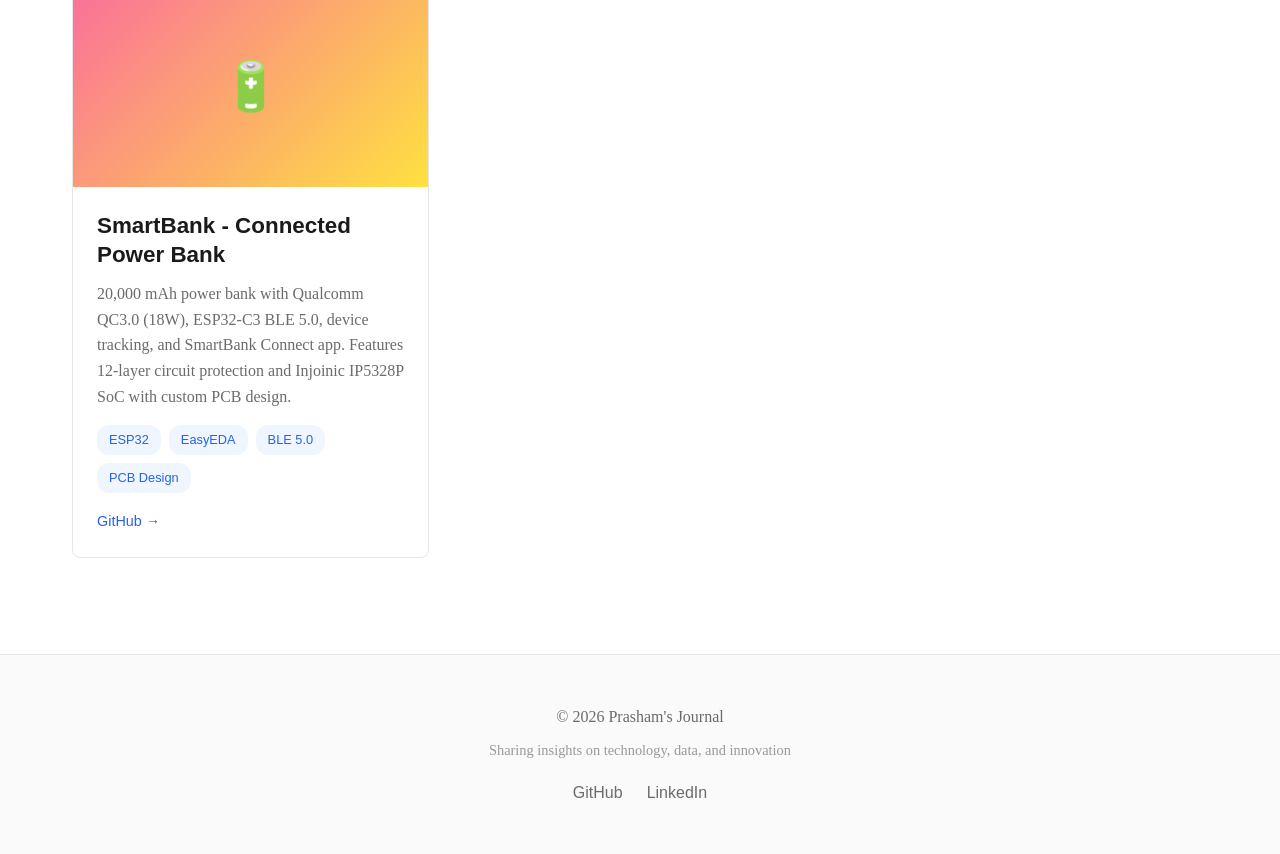
<file: projects.html>
<!DOCTYPE html>
<html lang="en">
<head>
    <meta charset="UTF-8">
    <meta name="viewport" content="width=device-width, initial-scale=1.0">
    <title>Projects - Prasham's Journal</title>
    <link rel="stylesheet" href="css/style.css">
</head>
<body>
    <header id="header">
        <div class="header-content">
            <a class="logo" href="index.html">Prasham's Journal</a>
            
            <nav class="desktop-nav">
                <a href="index.html">Articles</a>
                <a href="projects.html">Projects</a>
                <a href="about.html">About</a>
            </nav>

            <div class="hamburger" id="hamburger">
                <span></span>
                <span></span>
                <span></span>
            </div>
        </div>
    </header>

    <div class="menu-overlay" id="menuOverlay"></div>
    <div class="mobile-menu" id="mobileMenu">
        <a href="index.html" onclick="closeMobileMenu()">Articles</a>
        <a href="projects.html" onclick="closeMobileMenu()">Projects</a>
        <a href="about.html" onclick="closeMobileMenu()">About</a>
    </div>

    <section class="hero">
        <h1>Projects</h1>
        <p>Building end-to-end systems from data pipelines to intelligent applications</p>
    </section>

    <section class="projects-section">
        <div class="projects-grid">
            <!-- Visual Pantry Chef -->
            <div class="project-card">
                <div class="project-image" style="background: linear-gradient(135deg, #f093fb 0%, #f5576c 100%); display: flex; align-items: center; justify-content: center; color: white; font-size: 3rem;">🍳</div>
                <div class="project-content">
                    <h3 class="project-title">Visual Pantry Chef</h3>
                    <p class="project-description">AI-powered recipe generator using FastAPI, PostgreSQL, Google Gemini 2.0 Flash for ingredient recognition, and OpenAI GPT-4 for personalized recipes. Achieves 90%+ ingredient classification accuracy with JWT authentication.</p>
                    <div class="project-tech">
                        <span class="tech-tag">FastAPI</span>
                        <span class="tech-tag">PostgreSQL</span>
                        <span class="tech-tag">Gemini Vision</span>
                        <span class="tech-tag">OpenAI GPT-4</span>
                    </div>
                    <div class="project-links">
                        <a href="https://github.com/PrashamNagda/Visual_Pantry_Chef_Project" target="_blank" class="project-link">GitHub →</a>
                    </div>
                </div>
            </div>

            <!-- Duplicate Detection -->
            <div class="project-card">
                <div class="project-image" style="background: linear-gradient(135deg, #667eea 0%, #2563eb 100%); display: flex; align-items: center; justify-content: center; color: white; font-size: 3rem;">📊</div>
                <div class="project-content">
                    <h3 class="project-title">Duplicate Detection ML Pipeline</h3>
                    <p class="project-description">End-to-end ML system with PostgreSQL, blocking strategies, and similarity features. Streamlit dashboard with XGBoost, Random Forest, and Logistic Regression achieving 87-95% ROC-AUC across 11.5k synthetic records.</p>
                    <div class="project-tech">
                        <span class="tech-tag">Python</span>
                        <span class="tech-tag">PostgreSQL</span>
                        <span class="tech-tag">Streamlit</span>
                        <span class="tech-tag">XGBoost</span>
                    </div>
                    <div class="project-links">
                        <a href="https://github.com/PrashamNagda/duplicate-detection-ml" target="_blank" class="project-link">GitHub →</a>
                    </div>
                </div>
            </div>

            <!-- CRS Database -->
            <div class="project-card">
                <div class="project-image" style="background: linear-gradient(135deg, #667eea 0%, #2563eb 100%); display: flex; align-items: center; justify-content: center; color: white; font-size: 3rem;">🚂</div>
                <div class="project-content">
                    <h3 class="project-title">Commuter Reservation System (CRS)</h3>
                    <p class="project-description">Oracle PL/SQL database system with automated validations, waitlist management, and real-time seat availability tracking. Implements 12-layer circuit protection for bookings with autonomous transaction handling.</p>
                    <div class="project-tech">
                        <span class="tech-tag">Oracle PL/SQL</span>
                        <span class="tech-tag">Database Design</span>
                        <span class="tech-tag">Business Logic</span>
                        <span class="tech-tag">SQL</span>
                    </div>
                    <div class="project-links">
                        <a href="https://github.com/PrashamNagda/Commuter_Reservation_System" target="_blank" class="project-link">GitHub →</a>
                    </div>
                </div>
            </div>

            <!-- COVID-19 Analysis -->
            <div class="project-card">
                <div class="project-image" style="background: linear-gradient(135deg, #f093fb 0%, #f5576c 100%); display: flex; align-items: center; justify-content: center; color: white; font-size: 3rem;">📊</div>
                <div class="project-content">
                    <h3 class="project-title">COVID-19 Data Analysis & Visualization</h3>
                    <p class="project-description">Comprehensive analysis of global COVID-19 data using SQL for data extraction and Tableau for interactive visualization. Analyzes infection rates, death percentages, and vaccination progress across 190+ countries.</p>
                    <div class="project-tech">
                        <span class="tech-tag">SQL Server</span>
                        <span class="tech-tag">Tableau</span>
                        <span class="tech-tag">Data Analysis</span>
                        <span class="tech-tag">ETL</span>
                    </div>
                    <div class="project-links">
                        <a href="https://github.com/PrashamNagda/Covid_Project" target="_blank" class="project-link">GitHub →</a>
                    </div>
                </div>
            </div>

            <!-- PSWR Robots -->
            <div class="project-card">
                <div class="project-image" style="background: linear-gradient(135deg, #4facfe 0%, #00f2fe 100%); display: flex; align-items: center; justify-content: center; color: white; font-size: 3rem;">🤖</div>
                <div class="project-content">
                    <h3 class="project-title">Parallelized Synchronized Warehousing Robots (PSWR)</h3>
                    <p class="project-description">Multi-agent robotic system with OpenCV ArUco marker detection, A* pathfinding, and Point & Shoot navigation. Three robots coordinate via TCP/IP for collision-free pallet handling without ROS.</p>
                    <div class="project-tech">
                        <span class="tech-tag">Python</span>
                        <span class="tech-tag">OpenCV</span>
                        <span class="tech-tag">A* Algorithm</span>
                        <span class="tech-tag">Robotics</span>
                    </div>
                    <div class="project-links">
                        <a href="https://github.com/PrashamNagda/PSWR-PARALLELIZED-SYNCHRONIZED-WAREHOUSING-ROBOTS-" target="_blank" class="project-link">GitHub →</a>
                    </div>
                </div>
            </div>

            <!-- Hospital Management App -->
            <div class="project-card">
                <div class="project-image" style="background: linear-gradient(135deg, #43e97b 0%, #38f9d7 100%); display: flex; align-items: center; justify-content: center; color: white; font-size: 3rem;">🏥</div>
                <div class="project-content">
                    <h3 class="project-title">Hospital Management App</h3>
                    <p class="project-description">Flutter mobile app with GPS live tracking, expense management, and team-specific dashboards. Features secure FTP integration, Firebase authentication, and real-time work hour logging for 4 hospital teams.</p>
                    <div class="project-tech">
                        <span class="tech-tag">Flutter</span>
                        <span class="tech-tag">Dart</span>
                        <span class="tech-tag">Firebase</span>
                        <span class="tech-tag">FTP</span>
                    </div>
                    <div class="project-links">
                        <a href="https://github.com/PrashamNagda/hospital_management_app" target="_blank" class="project-link">GitHub →</a>
                    </div>
                </div>
            </div>

            <!-- SmartBank -->
            <div class="project-card">
                <div class="project-image" style="background: linear-gradient(135deg, #fa709a 0%, #fee140 100%); display: flex; align-items: center; justify-content: center; color: white; font-size: 3rem;">🔋</div>
                <div class="project-content">
                    <h3 class="project-title">SmartBank - Connected Power Bank</h3>
                    <p class="project-description">20,000 mAh power bank with Qualcomm QC3.0 (18W), ESP32-C3 BLE 5.0, device tracking, and SmartBank Connect app. Features 12-layer circuit protection and Injoinic IP5328P SoC with custom PCB design.</p>
                    <div class="project-tech">
                        <span class="tech-tag">ESP32</span>
                        <span class="tech-tag">EasyEDA</span>
                        <span class="tech-tag">BLE 5.0</span>
                        <span class="tech-tag">PCB Design</span>
                    </div>
                    <div class="project-links">
                        <a href="https://github.com/PrashamNagda/Smart_PowerBank" target="_blank" class="project-link">GitHub →</a>
                    </div>
                </div>
            </div>
        </div>
    </section>

    <footer>
        <div class="footer-content">
            <p style="color: #6b6b6b; margin-bottom: 0.5rem;">© 2026 Prasham's Journal</p>
            <p style="color: #999; font-size: 0.9rem;">Sharing insights on technology, data, and innovation</p>
            <div class="social-links">
                <a href="https://github.com/PrashamNagda" target="_blank">GitHub</a>
                <a href="https://www.linkedin.com/in/prasham-nagda-a877321b6/" target="_blank">LinkedIn</a>
            </div>
        </div>
    </footer>

    <script src="js/main.js"></script>
</body>
</html>
</file>
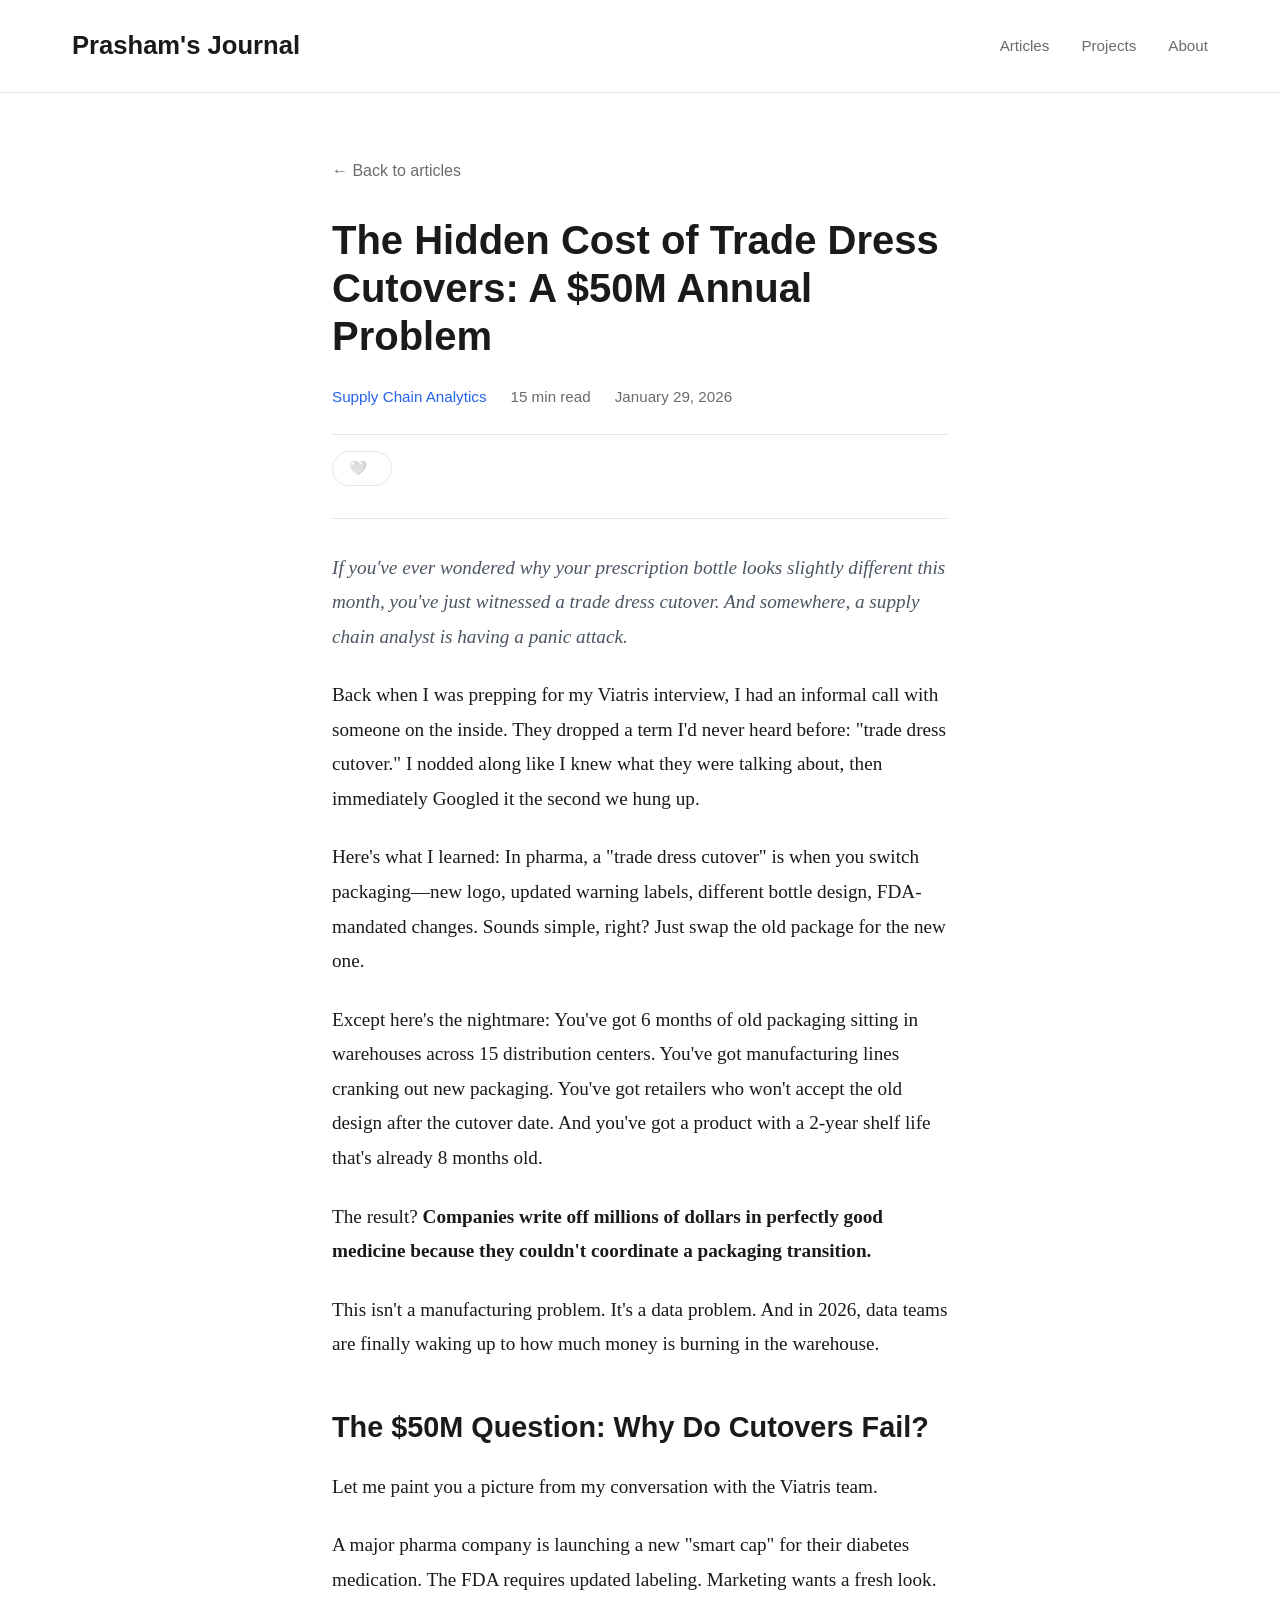
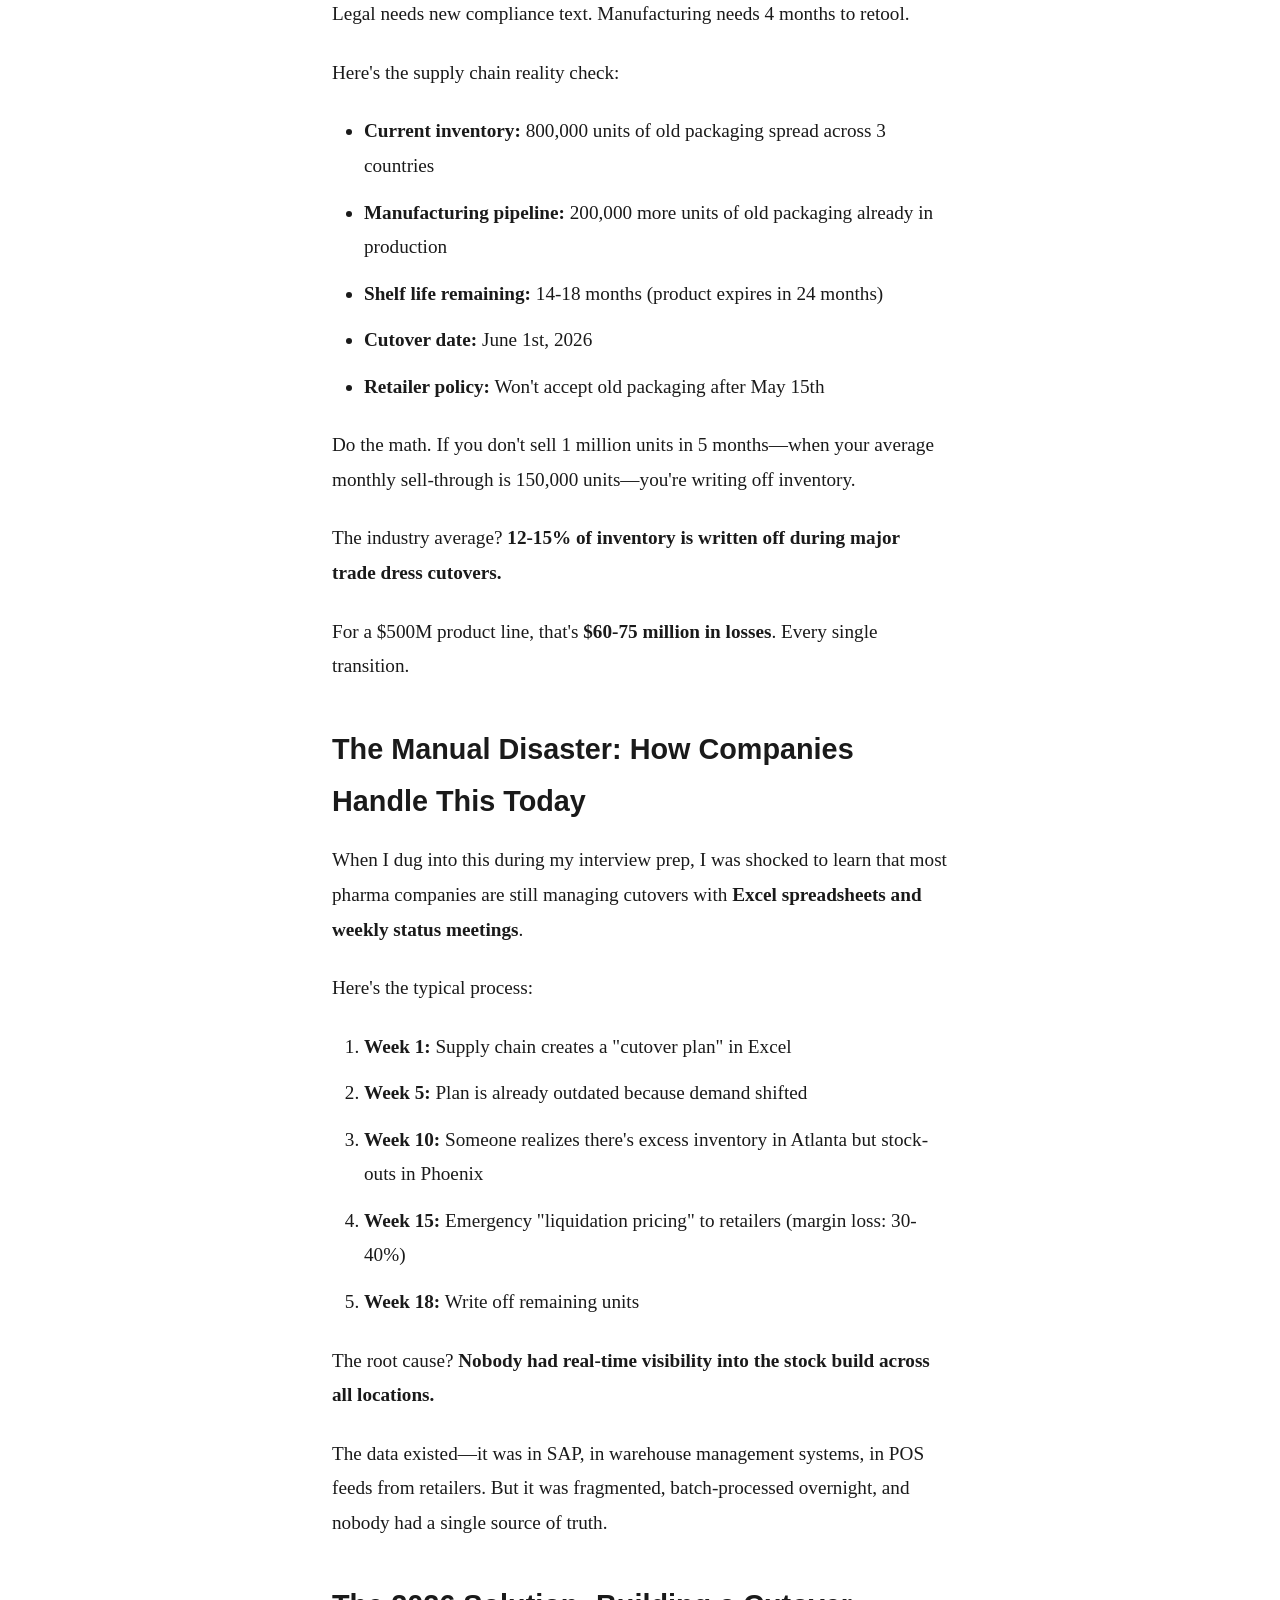
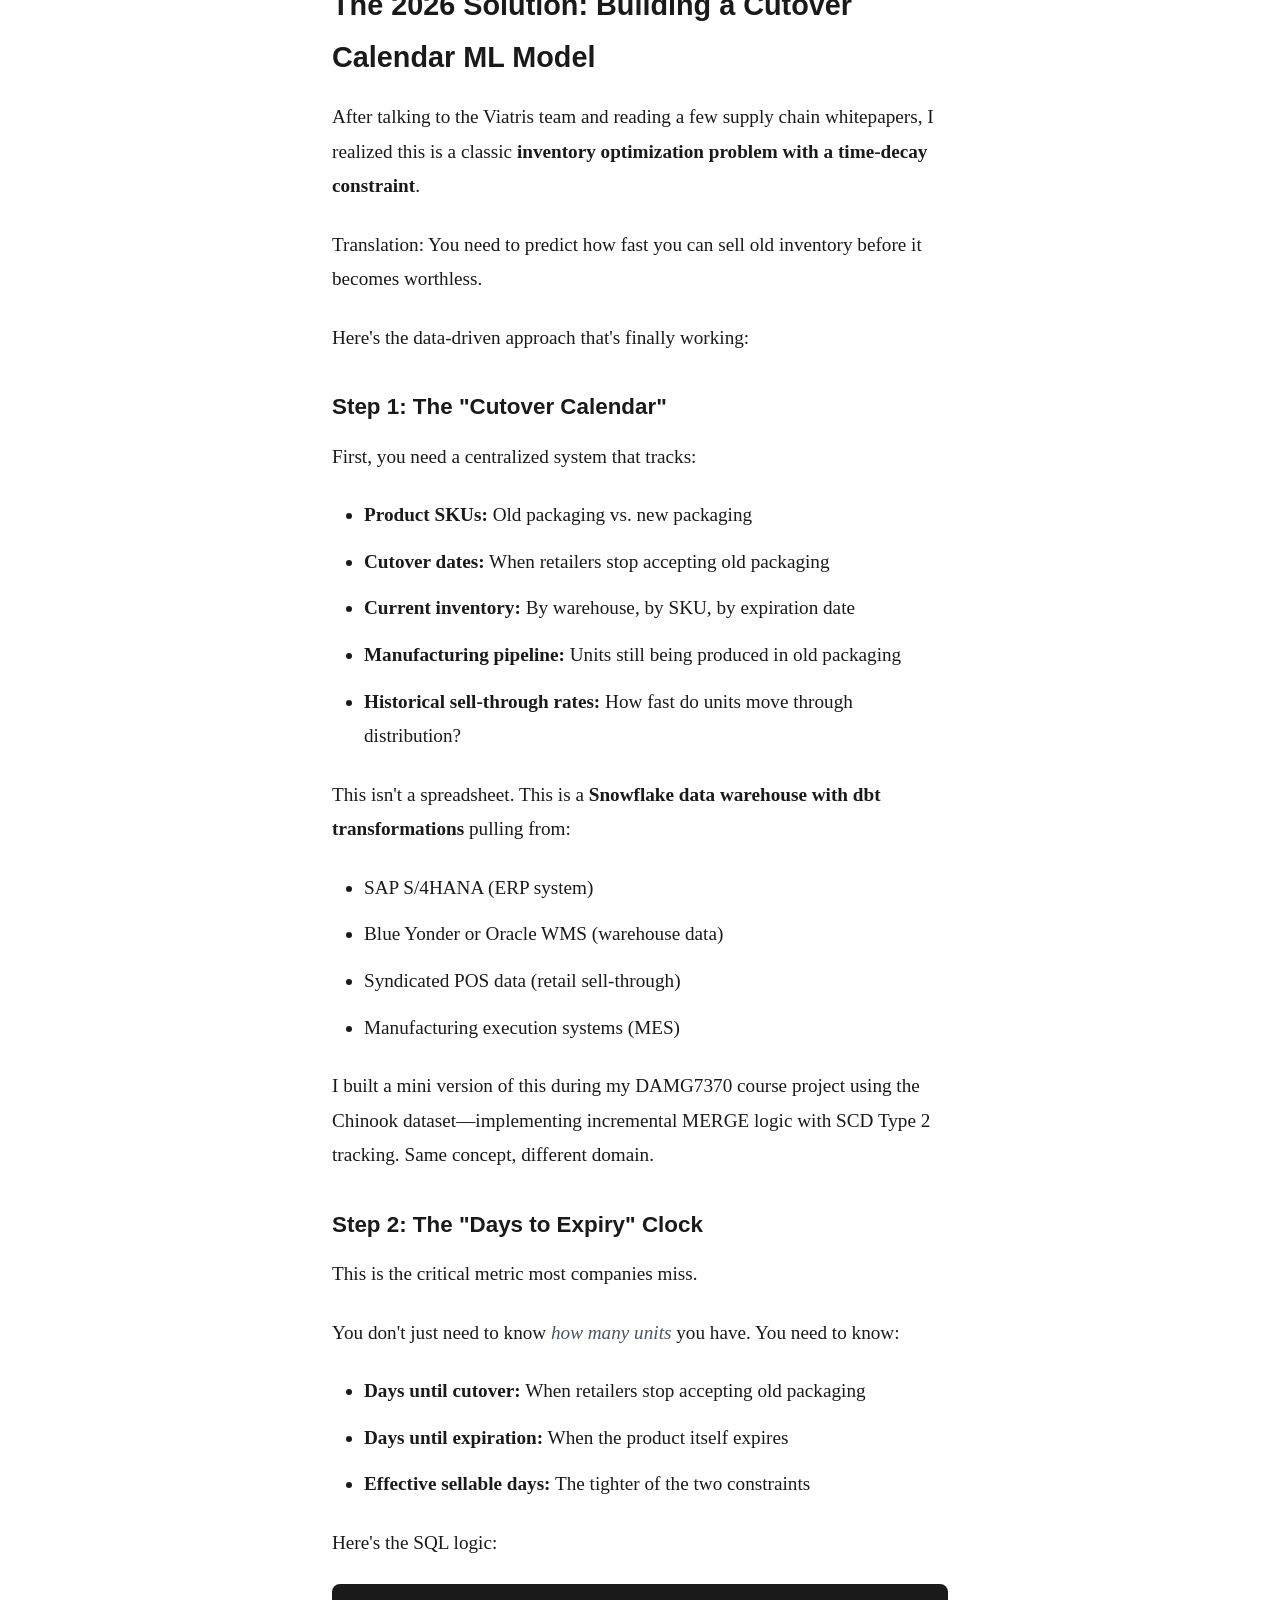
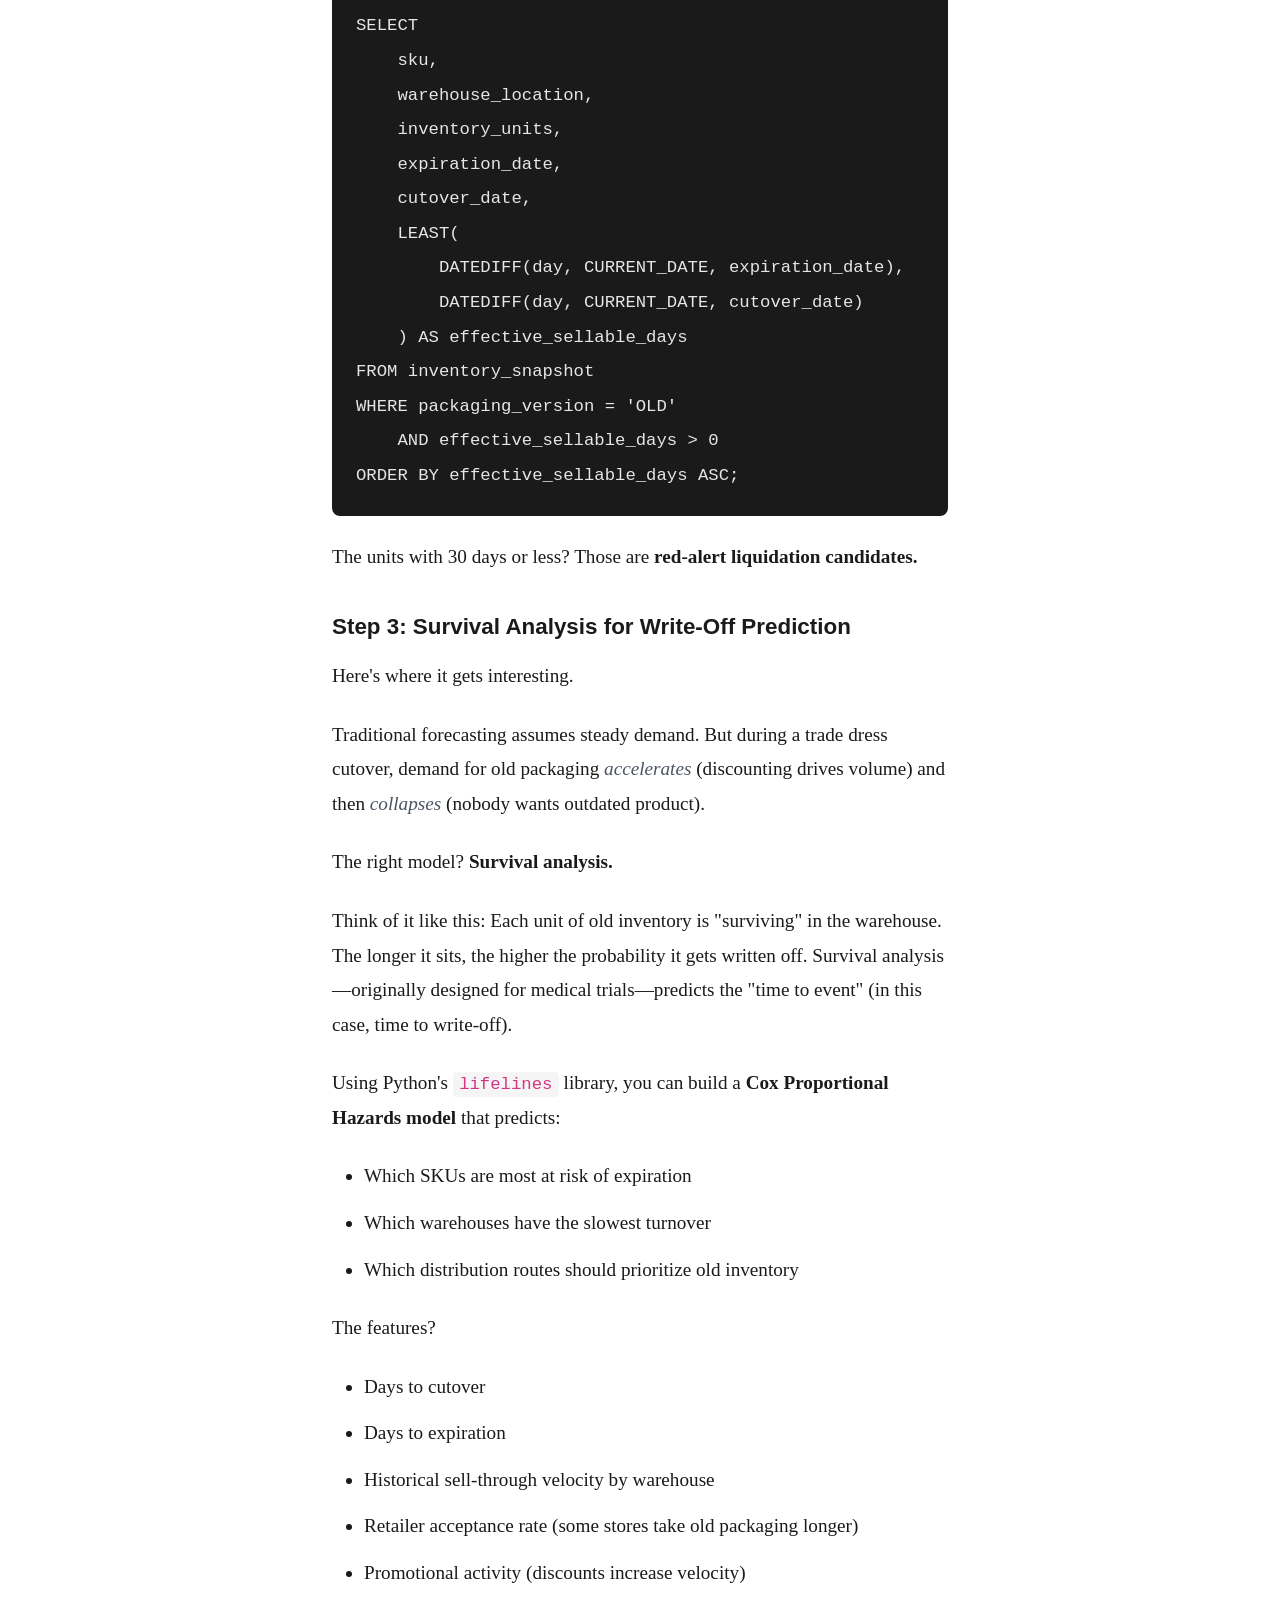
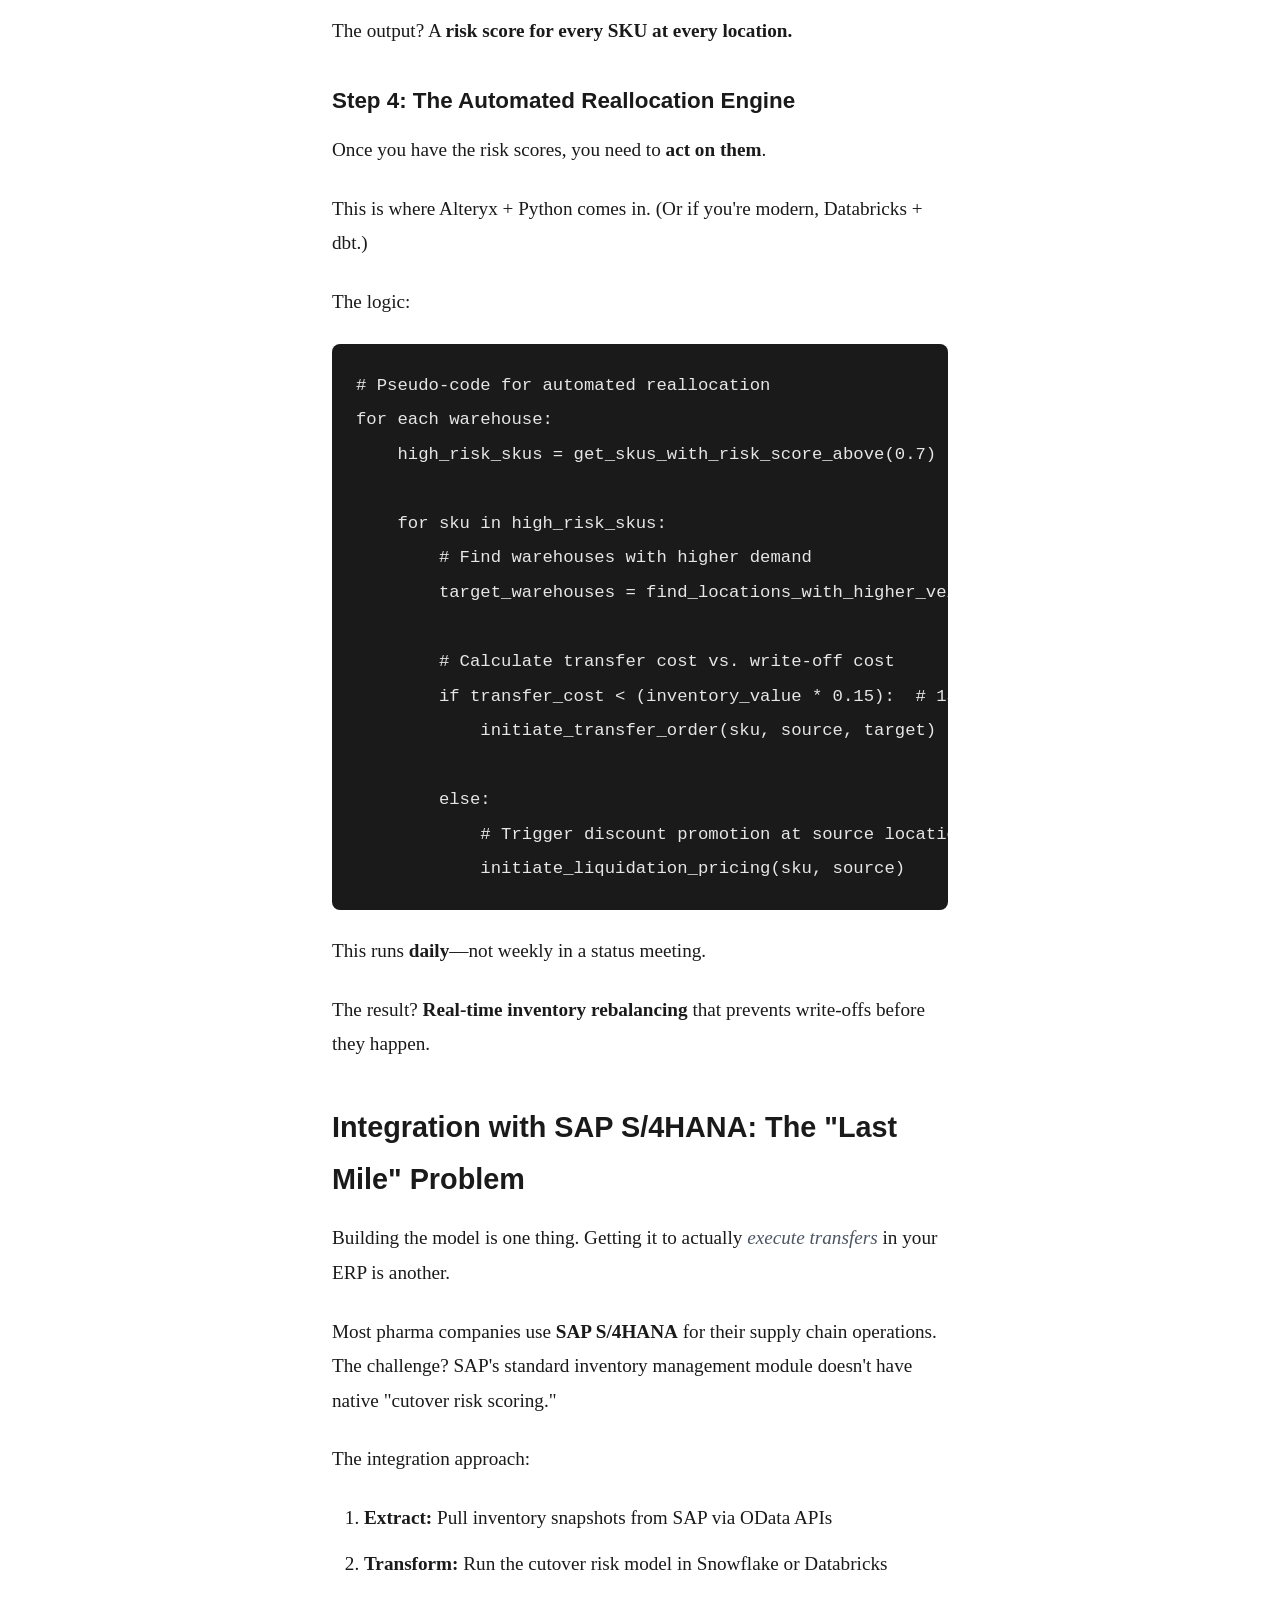
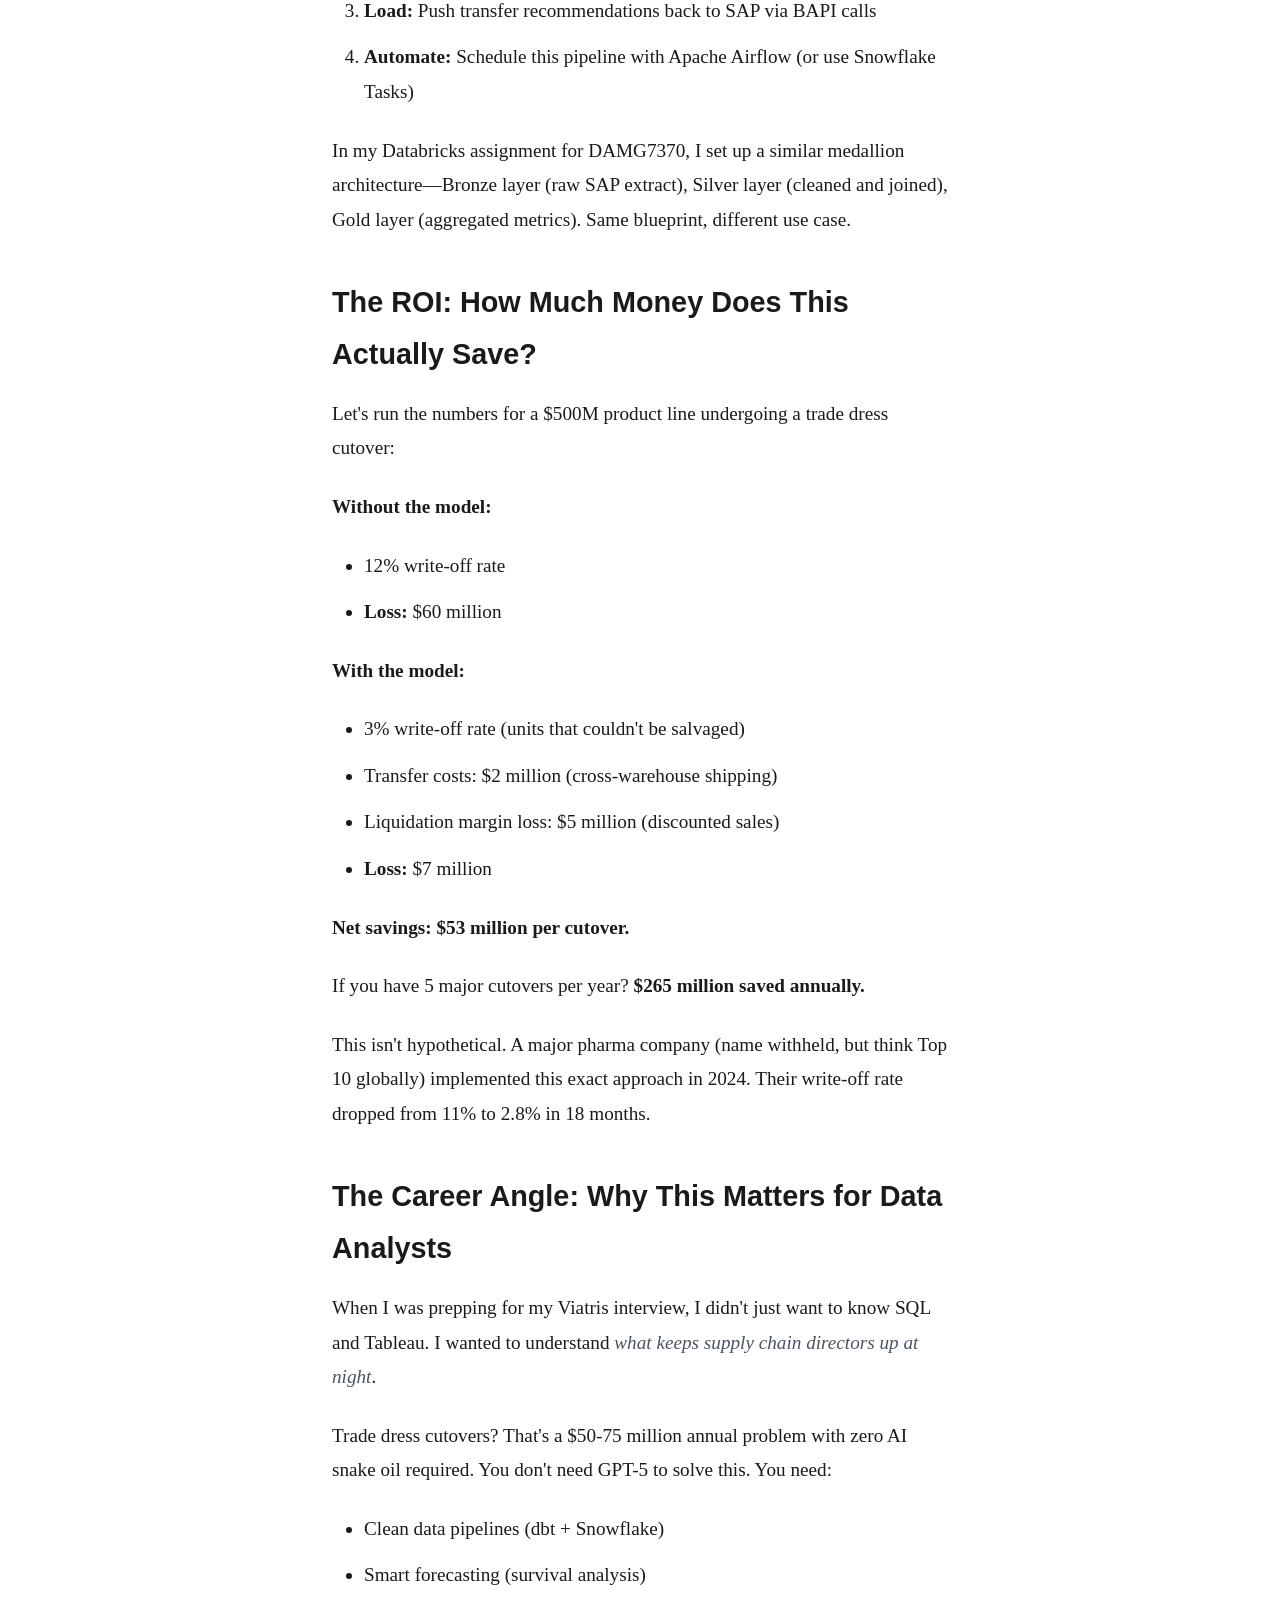
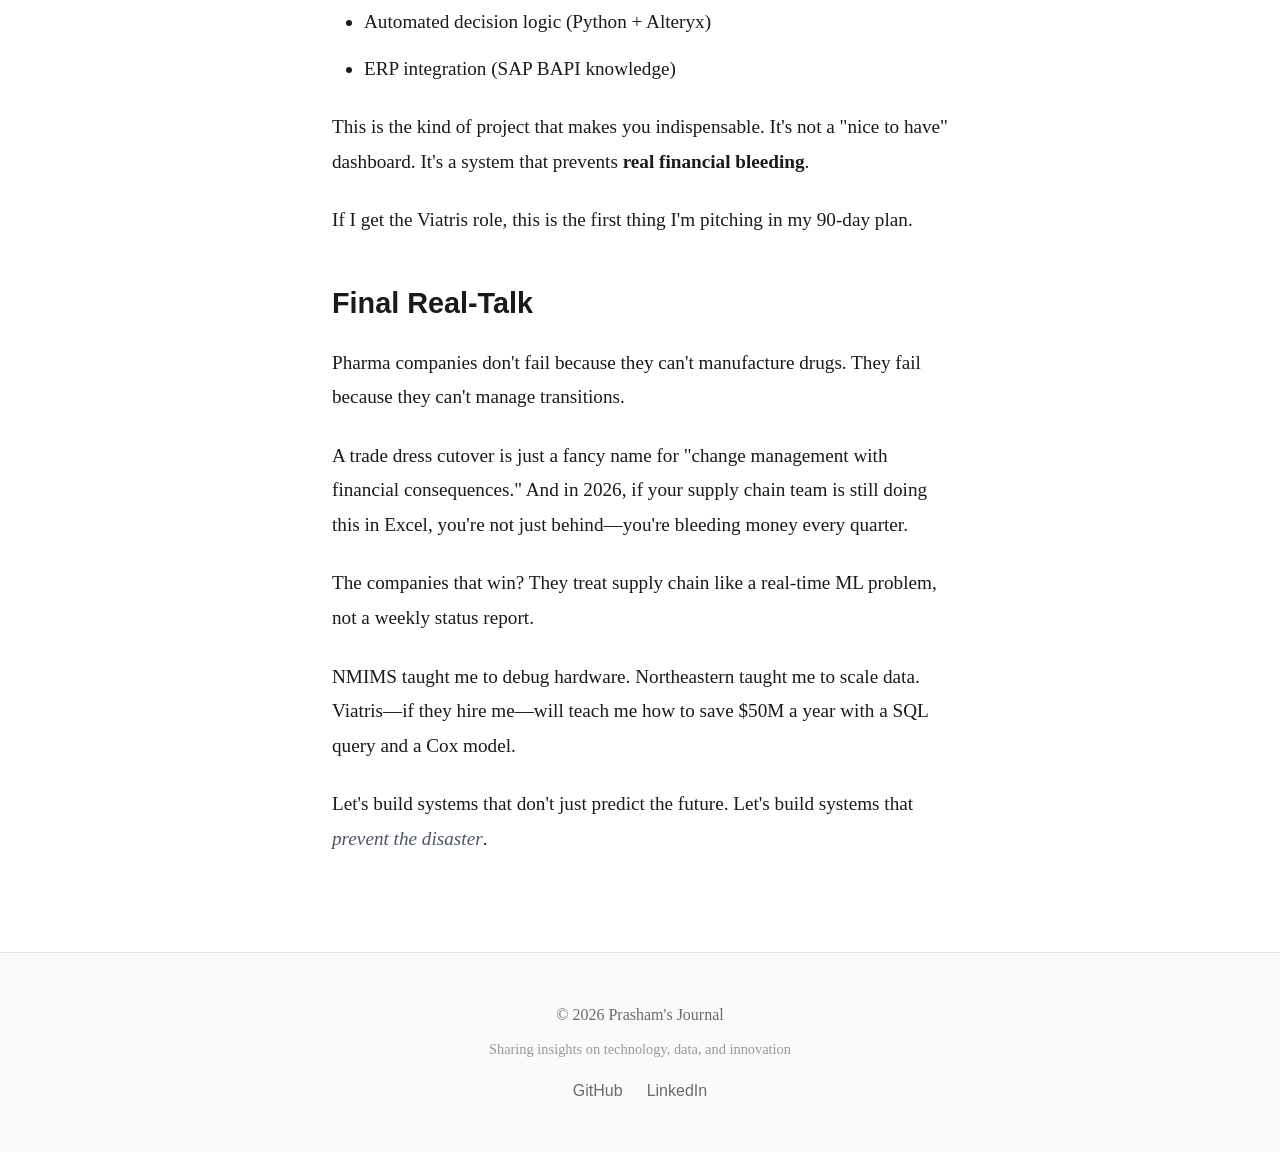
<file: articles/trade-dress-cutover.html>
<!DOCTYPE html>
<html lang="en">
<head>
    <meta charset="UTF-8">
    <meta name="viewport" content="width=device-width, initial-scale=1.0">
    <title>The Hidden Cost of Trade Dress Cutovers - Prasham's Journal</title>
    <link rel="stylesheet" href="../css/style.css">
</head>
<body>
    <header id="header">
        <div class="header-content">
            <a class="logo" href="../index.html">Prasham's Journal</a>
            
            <nav class="desktop-nav">
                <a href="../index.html">Articles</a>
                <a href="../projects.html">Projects</a>
                <a href="../about.html">About</a>
            </nav>

            <div class="hamburger" id="hamburger">
                <span></span>
                <span></span>
                <span></span>
            </div>
        </div>
    </header>

    <div class="menu-overlay" id="menuOverlay"></div>
    <div class="mobile-menu" id="mobileMenu">
        <a href="../index.html" onclick="closeMobileMenu()">Articles</a>
        <a href="../projects.html" onclick="closeMobileMenu()">Projects</a>
        <a href="../about.html" onclick="closeMobileMenu()">About</a>
    </div>

    <article class="article-page">
        <a href="../index.html" class="back-button">← Back to articles</a>

        <div class="article-header">
            <h1 class="article-page-title">The Hidden Cost of Trade Dress Cutovers: A $50M Annual Problem</h1>
            <div class="article-page-meta">
                <span class="article-tag">Supply Chain Analytics</span>
                <span>15 min read</span>
                <span>January 29, 2026</span>
            </div>
            <div class="article-actions">
                <button class="like-button" onclick="toggleLike('trade-dress-cutover')">
                    <span class="like-icon">🤍</span>
                    <span id="like-count"></span>
                </button>
            </div>
        </div>

        <div class="article-body">
            <p><em>If you've ever wondered why your prescription bottle looks slightly different this month, you've just witnessed a trade dress cutover. And somewhere, a supply chain analyst is having a panic attack.</em></p>

            <p>Back when I was prepping for my Viatris interview, I had an informal call with someone on the inside. They dropped a term I'd never heard before: "trade dress cutover." I nodded along like I knew what they were talking about, then immediately Googled it the second we hung up.</p>

            <p>Here's what I learned: In pharma, a "trade dress cutover" is when you switch packaging—new logo, updated warning labels, different bottle design, FDA-mandated changes. Sounds simple, right? Just swap the old package for the new one.</p>

            <p>Except here's the nightmare: You've got 6 months of old packaging sitting in warehouses across 15 distribution centers. You've got manufacturing lines cranking out new packaging. You've got retailers who won't accept the old design after the cutover date. And you've got a product with a 2-year shelf life that's already 8 months old.</p>

            <p>The result? <strong>Companies write off millions of dollars in perfectly good medicine because they couldn't coordinate a packaging transition.</strong></p>

            <p>This isn't a manufacturing problem. It's a data problem. And in 2026, data teams are finally waking up to how much money is burning in the warehouse.</p>

            <h2>The $50M Question: Why Do Cutovers Fail?</h2>

            <p>Let me paint you a picture from my conversation with the Viatris team.</p>

            <p>A major pharma company is launching a new "smart cap" for their diabetes medication. The FDA requires updated labeling. Marketing wants a fresh look. Legal needs new compliance text. Manufacturing needs 4 months to retool.</p>

            <p>Here's the supply chain reality check:</p>

            <ul>
                <li><strong>Current inventory:</strong> 800,000 units of old packaging spread across 3 countries</li>
                <li><strong>Manufacturing pipeline:</strong> 200,000 more units of old packaging already in production</li>
                <li><strong>Shelf life remaining:</strong> 14-18 months (product expires in 24 months)</li>
                <li><strong>Cutover date:</strong> June 1st, 2026</li>
                <li><strong>Retailer policy:</strong> Won't accept old packaging after May 15th</li>
            </ul>

            <p>Do the math. If you don't sell 1 million units in 5 months—when your average monthly sell-through is 150,000 units—you're writing off inventory.</p>

            <p>The industry average? <strong>12-15% of inventory is written off during major trade dress cutovers.</strong></p>

            <p>For a $500M product line, that's <strong>$60-75 million in losses</strong>. Every single transition.</p>

            <h2>The Manual Disaster: How Companies Handle This Today</h2>

            <p>When I dug into this during my interview prep, I was shocked to learn that most pharma companies are still managing cutovers with <strong>Excel spreadsheets and weekly status meetings</strong>.</p>

            <p>Here's the typical process:</p>

            <ol>
                <li><strong>Week 1:</strong> Supply chain creates a "cutover plan" in Excel</li>
                <li><strong>Week 5:</strong> Plan is already outdated because demand shifted</li>
                <li><strong>Week 10:</strong> Someone realizes there's excess inventory in Atlanta but stock-outs in Phoenix</li>
                <li><strong>Week 15:</strong> Emergency "liquidation pricing" to retailers (margin loss: 30-40%)</li>
                <li><strong>Week 18:</strong> Write off remaining units</li>
            </ol>

            <p>The root cause? <strong>Nobody had real-time visibility into the stock build across all locations.</strong></p>

            <p>The data existed—it was in SAP, in warehouse management systems, in POS feeds from retailers. But it was fragmented, batch-processed overnight, and nobody had a single source of truth.</p>

            <h2>The 2026 Solution: Building a Cutover Calendar ML Model</h2>

            <p>After talking to the Viatris team and reading a few supply chain whitepapers, I realized this is a classic <strong>inventory optimization problem with a time-decay constraint</strong>.</p>

            <p>Translation: You need to predict how fast you can sell old inventory before it becomes worthless.</p>

            <p>Here's the data-driven approach that's finally working:</p>

            <h3>Step 1: The "Cutover Calendar"</h3>

            <p>First, you need a centralized system that tracks:</p>

            <ul>
                <li><strong>Product SKUs:</strong> Old packaging vs. new packaging</li>
                <li><strong>Cutover dates:</strong> When retailers stop accepting old packaging</li>
                <li><strong>Current inventory:</strong> By warehouse, by SKU, by expiration date</li>
                <li><strong>Manufacturing pipeline:</strong> Units still being produced in old packaging</li>
                <li><strong>Historical sell-through rates:</strong> How fast do units move through distribution?</li>
            </ul>

            <p>This isn't a spreadsheet. This is a <strong>Snowflake data warehouse with dbt transformations</strong> pulling from:</p>

            <ul>
                <li>SAP S/4HANA (ERP system)</li>
                <li>Blue Yonder or Oracle WMS (warehouse data)</li>
                <li>Syndicated POS data (retail sell-through)</li>
                <li>Manufacturing execution systems (MES)</li>
            </ul>

            <p>I built a mini version of this during my DAMG7370 course project using the Chinook dataset—implementing incremental MERGE logic with SCD Type 2 tracking. Same concept, different domain.</p>

            <h3>Step 2: The "Days to Expiry" Clock</h3>

            <p>This is the critical metric most companies miss.</p>

            <p>You don't just need to know <em>how many units</em> you have. You need to know:</p>

            <ul>
                <li><strong>Days until cutover:</strong> When retailers stop accepting old packaging</li>
                <li><strong>Days until expiration:</strong> When the product itself expires</li>
                <li><strong>Effective sellable days:</strong> The tighter of the two constraints</li>
            </ul>

            <p>Here's the SQL logic:</p>

            <pre><code>SELECT 
    sku,
    warehouse_location,
    inventory_units,
    expiration_date,
    cutover_date,
    LEAST(
        DATEDIFF(day, CURRENT_DATE, expiration_date),
        DATEDIFF(day, CURRENT_DATE, cutover_date)
    ) AS effective_sellable_days
FROM inventory_snapshot
WHERE packaging_version = 'OLD'
    AND effective_sellable_days > 0
ORDER BY effective_sellable_days ASC;</code></pre>

            <p>The units with 30 days or less? Those are <strong>red-alert liquidation candidates.</strong></p>

            <h3>Step 3: Survival Analysis for Write-Off Prediction</h3>

            <p>Here's where it gets interesting.</p>

            <p>Traditional forecasting assumes steady demand. But during a trade dress cutover, demand for old packaging <em>accelerates</em> (discounting drives volume) and then <em>collapses</em> (nobody wants outdated product).</p>

            <p>The right model? <strong>Survival analysis.</strong></p>

            <p>Think of it like this: Each unit of old inventory is "surviving" in the warehouse. The longer it sits, the higher the probability it gets written off. Survival analysis—originally designed for medical trials—predicts the "time to event" (in this case, time to write-off).</p>

            <p>Using Python's <code>lifelines</code> library, you can build a <strong>Cox Proportional Hazards model</strong> that predicts:</p>

            <ul>
                <li>Which SKUs are most at risk of expiration</li>
                <li>Which warehouses have the slowest turnover</li>
                <li>Which distribution routes should prioritize old inventory</li>
            </ul>

            <p>The features?</p>

            <ul>
                <li>Days to cutover</li>
                <li>Days to expiration</li>
                <li>Historical sell-through velocity by warehouse</li>
                <li>Retailer acceptance rate (some stores take old packaging longer)</li>
                <li>Promotional activity (discounts increase velocity)</li>
            </ul>

            <p>The output? A <strong>risk score for every SKU at every location.</strong></p>

            <h3>Step 4: The Automated Reallocation Engine</h3>

            <p>Once you have the risk scores, you need to <strong>act on them</strong>.</p>

            <p>This is where Alteryx + Python comes in. (Or if you're modern, Databricks + dbt.)</p>

            <p>The logic:</p>

            <pre><code># Pseudo-code for automated reallocation
for each warehouse:
    high_risk_skus = get_skus_with_risk_score_above(0.7)
    
    for sku in high_risk_skus:
        # Find warehouses with higher demand
        target_warehouses = find_locations_with_higher_velocity(sku)
        
        # Calculate transfer cost vs. write-off cost
        if transfer_cost < (inventory_value * 0.15):  # 15% write-off threshold
            initiate_transfer_order(sku, source, target)
            
        else:
            # Trigger discount promotion at source location
            initiate_liquidation_pricing(sku, source)</code></pre>

            <p>This runs <strong>daily</strong>—not weekly in a status meeting.</p>

            <p>The result? <strong>Real-time inventory rebalancing</strong> that prevents write-offs before they happen.</p>

            <h2>Integration with SAP S/4HANA: The "Last Mile" Problem</h2>

            <p>Building the model is one thing. Getting it to actually <em>execute transfers</em> in your ERP is another.</p>

            <p>Most pharma companies use <strong>SAP S/4HANA</strong> for their supply chain operations. The challenge? SAP's standard inventory management module doesn't have native "cutover risk scoring."</p>

            <p>The integration approach:</p>

            <ol>
                <li><strong>Extract:</strong> Pull inventory snapshots from SAP via OData APIs</li>
                <li><strong>Transform:</strong> Run the cutover risk model in Snowflake or Databricks</li>
                <li><strong>Load:</strong> Push transfer recommendations back to SAP via BAPI calls</li>
                <li><strong>Automate:</strong> Schedule this pipeline with Apache Airflow (or use Snowflake Tasks)</li>
            </ol>

            <p>In my Databricks assignment for DAMG7370, I set up a similar medallion architecture—Bronze layer (raw SAP extract), Silver layer (cleaned and joined), Gold layer (aggregated metrics). Same blueprint, different use case.</p>

            <h2>The ROI: How Much Money Does This Actually Save?</h2>

            <p>Let's run the numbers for a $500M product line undergoing a trade dress cutover:</p>

            <p><strong>Without the model:</strong></p>
            <ul>
                <li>12% write-off rate</li>
                <li><strong>Loss:</strong> $60 million</li>
            </ul>

            <p><strong>With the model:</strong></p>
            <ul>
                <li>3% write-off rate (units that couldn't be salvaged)</li>
                <li>Transfer costs: $2 million (cross-warehouse shipping)</li>
                <li>Liquidation margin loss: $5 million (discounted sales)</li>
                <li><strong>Loss:</strong> $7 million</li>
            </ul>

            <p><strong>Net savings: $53 million per cutover.</strong></p>

            <p>If you have 5 major cutovers per year? <strong>$265 million saved annually.</strong></p>

            <p>This isn't hypothetical. A major pharma company (name withheld, but think Top 10 globally) implemented this exact approach in 2024. Their write-off rate dropped from 11% to 2.8% in 18 months.</p>

            <h2>The Career Angle: Why This Matters for Data Analysts</h2>

            <p>When I was prepping for my Viatris interview, I didn't just want to know SQL and Tableau. I wanted to understand <em>what keeps supply chain directors up at night</em>.</p>

            <p>Trade dress cutovers? That's a $50-75 million annual problem with zero AI snake oil required. You don't need GPT-5 to solve this. You need:</p>

            <ul>
                <li>Clean data pipelines (dbt + Snowflake)</li>
                <li>Smart forecasting (survival analysis)</li>
                <li>Automated decision logic (Python + Alteryx)</li>
                <li>ERP integration (SAP BAPI knowledge)</li>
            </ul>

            <p>This is the kind of project that makes you indispensable. It's not a "nice to have" dashboard. It's a system that prevents <strong>real financial bleeding</strong>.</p>

            <p>If I get the Viatris role, this is the first thing I'm pitching in my 90-day plan.</p>

            <h2>Final Real-Talk</h2>

            <p>Pharma companies don't fail because they can't manufacture drugs. They fail because they can't manage transitions.</p>

            <p>A trade dress cutover is just a fancy name for "change management with financial consequences." And in 2026, if your supply chain team is still doing this in Excel, you're not just behind—you're bleeding money every quarter.</p>

            <p>The companies that win? They treat supply chain like a real-time ML problem, not a weekly status report.</p>

            <p>NMIMS taught me to debug hardware. Northeastern taught me to scale data. Viatris—if they hire me—will teach me how to save $50M a year with a SQL query and a Cox model.</p>

            <p>Let's build systems that don't just predict the future. Let's build systems that <em>prevent the disaster</em>.</p>
        </div>
    </article>

    <footer>
        <div class="footer-content">
            <p style="color: #6b6b6b; margin-bottom: 0.5rem;">© 2026 Prasham's Journal</p>
            <p style="color: #999; font-size: 0.9rem;">Sharing insights on technology, data, and innovation</p>
            <div class="social-links">
                <a href="https://github.com/PrashamNagda" target="_blank">GitHub</a>
                <a href="https://www.linkedin.com/in/prasham-nagda-a877321b6/" target="_blank">LinkedIn</a>
            </div>
        </div>
    </footer>

    <script src="../js/main.js"></script>
    <script>
        // Initialize like button for this article
        initializeLikeButton('trade-dress-cutover');
    </script>
</body>
</html>
</file>
<file: css/style.css>
* {
    margin: 0;
    padding: 0;
    box-sizing: border-box;
}

body {
    font-family: 'Charter', 'Georgia', serif;
    line-height: 1.7;
    color: #1a1a1a;
    background: #ffffff;
}

/* Header */
header {
    background: #ffffff;
    border-bottom: 1px solid #e6e6e6;
    padding: 1.5rem 0;
    position: sticky;
    top: 0;
    z-index: 100;
    transition: box-shadow 0.3s;
}

header.scrolled {
    box-shadow: 0 2px 8px rgba(0,0,0,0.05);
}

.header-content {
    max-width: 1200px;
    margin: 0 auto;
    padding: 0 2rem;
    display: flex;
    justify-content: space-between;
    align-items: center;
}

.logo {
    font-size: 1.6rem;
    font-weight: 700;
    color: #1a1a1a;
    text-decoration: none;
    font-family: -apple-system, BlinkMacSystemFont, 'Segoe UI', Roboto, sans-serif;
    transition: color 0.3s;
}

.logo:hover {
    color: #2563eb;
}

/* Desktop Nav */
.desktop-nav {
    display: flex;
    align-items: center;
    gap: 2rem;
}

.desktop-nav a {
    color: #6b6b6b;
    text-decoration: none;
    font-weight: 500;
    font-size: 0.95rem;
    transition: color 0.3s;
    font-family: -apple-system, BlinkMacSystemFont, 'Segoe UI', Roboto, sans-serif;
}

.desktop-nav a:hover {
    color: #1a1a1a;
}

/* Hamburger Menu */
.hamburger {
    display: none;
    flex-direction: column;
    gap: 5px;
    cursor: pointer;
    padding: 5px;
    z-index: 101;
}

.hamburger span {
    width: 25px;
    height: 2px;
    background: #1a1a1a;
    transition: all 0.3s ease;
    border-radius: 2px;
}

.hamburger.active span:nth-child(1) {
    transform: rotate(45deg) translate(7px, 7px);
}

.hamburger.active span:nth-child(2) {
    opacity: 0;
}

.hamburger.active span:nth-child(3) {
    transform: rotate(-45deg) translate(7px, -7px);
}

/* Mobile Menu */
.mobile-menu {
    position: fixed;
    top: 0;
    right: -100%;
    width: 70%;
    max-width: 300px;
    height: 100vh;
    background: #ffffff;
    box-shadow: -2px 0 20px rgba(0,0,0,0.1);
    transition: right 0.3s ease;
    padding: 5rem 2rem 2rem;
    z-index: 100;
}

.mobile-menu.active {
    right: 0;
}

.mobile-menu a {
    display: block;
    color: #1a1a1a;
    text-decoration: none;
    padding: 1rem 0;
    font-size: 1.1rem;
    border-bottom: 1px solid #e6e6e6;
    transition: color 0.3s;
}

.mobile-menu a:hover {
    color: #2563eb;
}

.menu-overlay {
    position: fixed;
    top: 0;
    left: 0;
    width: 100%;
    height: 100vh;
    background: rgba(0,0,0,0.5);
    opacity: 0;
    visibility: hidden;
    transition: all 0.3s;
    z-index: 99;
}

.menu-overlay.active {
    opacity: 1;
    visibility: visible;
}

/* Hero Section */
.hero {
    max-width: 800px;
    margin: 4rem auto 3rem;
    padding: 0 2rem;
    text-align: center;
    animation: fadeInUp 0.8s ease;
}

.profile-photo {
    width: 100px;
    height: 100px;
    border-radius: 50%;
    margin: 0 auto 1.5rem;
    background: linear-gradient(135deg, #667eea 0%, #2563eb 100%);
    display: flex;
    align-items: center;
    justify-content: center;
    font-size: 2.5rem;
    color: white;
    box-shadow: 0 4px 12px rgba(37, 99, 235, 0.2);
    animation: scaleIn 0.6s ease;
}

.hero h1 {
    font-size: 2.8rem;
    color: #1a1a1a;
    margin-bottom: 1rem;
    font-weight: 700;
    line-height: 1.2;
}

.hero p {
    font-size: 1.2rem;
    color: #6b6b6b;
    margin-bottom: 2rem;
}

/* Articles Section */
.articles-section, .projects-section {
    max-width: 1200px;
    margin: 4rem auto;
    padding: 0 2rem;
}

.section-title {
    font-size: 2rem;
    color: #1a1a1a;
    margin-bottom: 2rem;
    font-weight: 700;
    font-family: -apple-system, BlinkMacSystemFont, 'Segoe UI', Roboto, sans-serif;
}

.articles-grid, .projects-grid {
    display: grid;
    grid-template-columns: repeat(auto-fill, minmax(350px, 1fr));
    gap: 2rem;
}

.article-card, .project-card {
    background: white;
    border-radius: 8px;
    overflow: hidden;
    transition: all 0.3s ease;
    border: 1px solid #e6e6e6;
    cursor: pointer;
    animation: fadeInUp 0.6s ease;
    animation-fill-mode: both;
    text-decoration: none;
    color: inherit;
    display: block;
}

.article-card:nth-child(1) { animation-delay: 0.1s; }
.article-card:nth-child(2) { animation-delay: 0.2s; }
.article-card:nth-child(3) { animation-delay: 0.3s; }

.article-card:hover, .project-card:hover {
    transform: translateY(-4px);
    box-shadow: 0 8px 24px rgba(0,0,0,0.08);
    border-color: #2563eb;
}

.article-image, .project-image {
    width: 100%;
    height: 200px;
    object-fit: cover;
    transition: transform 0.3s;
}

.article-card:hover .article-image,
.project-card:hover .project-image {
    transform: scale(1.05);
}

.article-content, .project-content {
    padding: 1.5rem;
}

.article-meta {
    display: flex;
    gap: 1rem;
    margin-bottom: 1rem;
    font-size: 0.85rem;
    color: #6b6b6b;
    font-family: -apple-system, BlinkMacSystemFont, 'Segoe UI', Roboto, sans-serif;
}

.article-tag {
    color: #2563eb;
    font-weight: 500;
}

.article-title, .project-title {
    font-size: 1.4rem;
    color: #1a1a1a;
    margin-bottom: 0.75rem;
    font-weight: 700;
    line-height: 1.3;
    font-family: -apple-system, BlinkMacSystemFont, 'Segoe UI', Roboto, sans-serif;
}

.article-excerpt, .project-description {
    color: #6b6b6b;
    line-height: 1.6;
    margin-bottom: 1rem;
}

.read-more {
    color: #2563eb;
    font-weight: 600;
    text-decoration: none;
    display: inline-flex;
    align-items: center;
    gap: 0.5rem;
    transition: gap 0.3s;
    font-family: -apple-system, BlinkMacSystemFont, 'Segoe UI', Roboto, sans-serif;
}

.read-more:hover {
    gap: 0.75rem;
}

/* Article Page Styles */
.article-page {
    max-width: 680px;
    margin: 4rem auto;
    padding: 0 2rem;
}

.back-button {
    display: inline-flex;
    align-items: center;
    gap: 0.5rem;
    color: #6b6b6b;
    text-decoration: none;
    font-weight: 500;
    margin-bottom: 2rem;
    transition: all 0.3s;
    font-family: -apple-system, BlinkMacSystemFont, 'Segoe UI', Roboto, sans-serif;
}

.back-button:hover {
    color: #1a1a1a;
    gap: 0.75rem;
}

.article-header {
    margin-bottom: 2rem;
    padding-bottom: 2rem;
    border-bottom: 1px solid #e6e6e6;
}

.article-page-title {
    font-size: 2.5rem;
    color: #1a1a1a;
    margin-bottom: 1.5rem;
    font-weight: 700;
    line-height: 1.2;
    font-family: -apple-system, BlinkMacSystemFont, 'Segoe UI', Roboto, sans-serif;
}

.article-page-meta {
    display: flex;
    gap: 1.5rem;
    color: #6b6b6b;
    font-size: 0.95rem;
    margin-bottom: 1.5rem;
    font-family: -apple-system, BlinkMacSystemFont, 'Segoe UI', Roboto, sans-serif;
}

.article-actions {
    display: flex;
    gap: 1.5rem;
    padding-top: 1rem;
    border-top: 1px solid #e6e6e6;
}

.like-button {
    display: flex;
    align-items: center;
    gap: 0.5rem;
    background: none;
    border: 1px solid #e6e6e6;
    padding: 0.5rem 1rem;
    border-radius: 20px;
    cursor: pointer;
    transition: all 0.3s;
    font-family: -apple-system, BlinkMacSystemFont, 'Segoe UI', Roboto, sans-serif;
    font-size: 0.9rem;
    color: #6b6b6b;
}

.like-button:hover {
    background: #f8f8f8;
    border-color: #2563eb;
    color: #2563eb;
}

.like-button.liked {
    background: #eff6ff;
    border-color: #2563eb;
    color: #2563eb;
}

.like-icon {
    transition: transform 0.3s;
}

.like-button.liked .like-icon {
    animation: heartBeat 0.5s ease;
}

@keyframes heartBeat {
    0%, 100% { transform: scale(1); }
    25% { transform: scale(1.3); }
    50% { transform: scale(1.1); }
}

.article-body {
    font-size: 1.2rem;
    line-height: 1.8;
    color: #1a1a1a;
}

.article-body h2 {
    font-size: 1.8rem;
    color: #1a1a1a;
    margin: 2.5rem 0 1rem 0;
    font-weight: 700;
    font-family: -apple-system, BlinkMacSystemFont, 'Segoe UI', Roboto, sans-serif;
}

.article-body h3 {
    font-size: 1.4rem;
    color: #1a1a1a;
    margin: 2rem 0 0.75rem 0;
    font-weight: 600;
    font-family: -apple-system, BlinkMacSystemFont, 'Segoe UI', Roboto, sans-serif;
}

.article-body p {
    margin-bottom: 1.5rem;
}

.article-body ul, .article-body ol {
    margin-bottom: 1.5rem;
    padding-left: 2rem;
}

.article-body li {
    margin-bottom: 0.75rem;
}

.article-body em {
    font-style: italic;
    color: #4b5563;
}

.article-body strong {
    font-weight: 600;
    color: #1a1a1a;
}

.article-body code {
    background: #f5f5f5;
    padding: 0.2rem 0.4rem;
    border-radius: 4px;
    font-family: 'Monaco', 'Courier New', monospace;
    font-size: 0.9em;
    color: #d63384;
}

.article-body pre {
    background: #1a1a1a;
    color: #e6e6e6;
    padding: 1.5rem;
    border-radius: 8px;
    overflow-x: auto;
    margin-bottom: 1.5rem;
}

.article-body pre code {
    background: none;
    padding: 0;
    color: #e6e6e6;
}

.article-body blockquote {
    border-left: 4px solid #2563eb;
    padding-left: 1.5rem;
    margin: 1.5rem 0;
    color: #6b6b6b;
    font-style: italic;
}

.article-body img {
    width: 100%;
    max-width: 100%;
    height: auto;
    margin: 2rem auto;
    display: block;
    border-radius: 8px;
}

/* Footer */
footer {
    background: #fafafa;
    border-top: 1px solid #e6e6e6;
    padding: 3rem 0;
    margin-top: 6rem;
    text-align: center;
}

.footer-content {
    max-width: 1200px;
    margin: 0 auto;
    padding: 0 2rem;
}

.social-links {
    display: flex;
    justify-content: center;
    gap: 1.5rem;
    margin-top: 1rem;
}

.social-links a {
    color: #6b6b6b;
    text-decoration: none;
    transition: color 0.3s;
    font-family: -apple-system, BlinkMacSystemFont, 'Segoe UI', Roboto, sans-serif;
}

.social-links a:hover {
    color: #2563eb;
}

/* Project Cards */
.project-tech {
    display: flex;
    flex-wrap: wrap;
    gap: 0.5rem;
    margin-top: 1rem;
}

.tech-tag {
    background: #eff6ff;
    color: #2563eb;
    padding: 0.25rem 0.75rem;
    border-radius: 12px;
    font-size: 0.8rem;
    font-weight: 500;
    font-family: -apple-system, BlinkMacSystemFont, 'Segoe UI', Roboto, sans-serif;
}

.project-links {
    display: flex;
    gap: 1rem;
    margin-top: 1rem;
}

.project-link {
    color: #2563eb;
    text-decoration: none;
    font-size: 0.9rem;
    font-weight: 500;
    transition: color 0.3s;
    font-family: -apple-system, BlinkMacSystemFont, 'Segoe UI', Roboto, sans-serif;
}

.project-link:hover {
    color: #1d4ed8;
}

/* Animations */
@keyframes fadeInUp {
    from {
        opacity: 0;
        transform: translateY(30px);
    }
    to {
        opacity: 1;
        transform: translateY(0);
    }
}

@keyframes fadeIn {
    from { opacity: 0; }
    to { opacity: 1; }
}

@keyframes scaleIn {
    from {
        opacity: 0;
        transform: scale(0.8);
    }
    to {
        opacity: 1;
        transform: scale(1);
    }
}

/* Responsive */
@media (max-width: 768px) {
    .desktop-nav {
        display: none;
    }

    .hamburger {
        display: flex;
    }

    .hero h1 {
        font-size: 2rem;
    }

    .articles-grid, .projects-grid {
        grid-template-columns: 1fr;
    }

    .article-page-title {
        font-size: 2rem;
    }

    .article-body {
        font-size: 1.1rem;
    }
}
</file>
<file: assets/css/main.css>
@import url(fontawesome-all.min.css);
@import url("https://fonts.googleapis.com/css?family=Merriweather:300,700,300italic,700italic|Source+Sans+Pro:900");

/*
	Massively by HTML5 UP
	html5up.net | @ajlkn
	Free for personal and commercial use under the CCA 3.0 license (html5up.net/license)
*/

html, body, div, span, applet, object,
iframe, h1, h2, h3, h4, h5, h6, p, blockquote,
pre, a, abbr, acronym, address, big, cite,
code, del, dfn, em, img, ins, kbd, q, s, samp,
small, strike, strong, sub, sup, tt, var, b,
u, i, center, dl, dt, dd, ol, ul, li, fieldset,
form, label, legend, table, caption, tbody,
tfoot, thead, tr, th, td, article, aside,
canvas, details, embed, figure, figcaption,
footer, header, hgroup, menu, nav, output, ruby,
section, summary, time, mark, audio, video {
	margin: 0;
	padding: 0;
	border: 0;
	font-size: 100%;
	font: inherit;
	vertical-align: baseline;}

article, aside, details, figcaption, figure,
footer, header, hgroup, menu, nav, section {
	display: block;}

body {
	line-height: 1;
}

ol, ul {
	list-style: none;
}

blockquote, q {
	quotes: none;
}

	blockquote:before, blockquote:after, q:before, q:after {
		content: '';
		content: none;
	}

table {
	border-collapse: collapse;
	border-spacing: 0;
}

body {
	-webkit-text-size-adjust: none;
}

mark {
	background-color: transparent;
	color: inherit;
}

input::-moz-focus-inner {
	border: 0;
	padding: 0;
}

input, select, textarea {
	-moz-appearance: none;
	-webkit-appearance: none;
	-ms-appearance: none;
	appearance: none;
}

/* Basic */

	@-ms-viewport {
		width: device-width;
	}

	body {
		-ms-overflow-style: scrollbar;
	}

	@media screen and (max-width: 480px) {

		html, body {
			min-width: 320px;
		}

	}

	html {
		box-sizing: border-box;
	}

	*, *:before, *:after {
		box-sizing: inherit;
	}

	body {
		background-color: #1e252d;
	}

		body.is-preload *, body.is-preload *:before, body.is-preload *:after {
			-moz-animation: none !important;
			-webkit-animation: none !important;
			-ms-animation: none !important;
			animation: none !important;
			-moz-transition: none !important;
			-webkit-transition: none !important;
			-ms-transition: none !important;
			transition: none !important;
		}

/* Type */

	html {
		font-size: 16pt;
	}

		@media screen and (max-width: 1680px) {

			html {
				font-size: 12pt;
			}

		}

		@media screen and (max-width: 1280px) {

			html {
				font-size: 11pt;
			}

		}

		@media screen and (max-width: 360px) {

			html {
				font-size: 10pt;
			}

		}

	body {
		color: #212931;
	}

	body, input, select, textarea {
		font-family: "Merriweather", Georgia, serif;
		font-weight: 300;
		font-size: 1rem;
		line-height: 2.375;
	}

	a {
		-moz-transition: color 0.2s ease-in-out, background-color 0.2s ease-in-out, border-color 0.2s ease-in-out, box-shadow 0.2s ease-in-out;
		-webkit-transition: color 0.2s ease-in-out, background-color 0.2s ease-in-out, border-color 0.2s ease-in-out, box-shadow 0.2s ease-in-out;
		-ms-transition: color 0.2s ease-in-out, background-color 0.2s ease-in-out, border-color 0.2s ease-in-out, box-shadow 0.2s ease-in-out;
		transition: color 0.2s ease-in-out, background-color 0.2s ease-in-out, border-color 0.2s ease-in-out, box-shadow 0.2s ease-in-out;
		border-bottom: dotted 1px;
		text-decoration: none;
	}

		a:hover {
			border-bottom-color: transparent;
		}

	strong, b {
		font-weight: 600;
	}

	em, i {
		font-style: italic;
	}

	p {
		text-align: justify;
		margin: 0 0 2rem 0;
	}

	h1, h2, h3, h4, h5, h6 {
		font-family: "Source Sans Pro", Helvetica, sans-serif;
		font-weight: 900;
		line-height: 1.5;
		letter-spacing: 0.075em;
		text-transform: uppercase;
		margin: 0 0 1rem 0;
	}

		h1 a, h2 a, h3 a, h4 a, h5 a, h6 a {
			border-bottom: 0;
			color: inherit;
			text-decoration: none;
		}

	h1 {
		font-size: 4rem;
		line-height: 1.1;
		margin: 0 0 2rem 0;
	}

	h2 {
		font-size: 1.75rem;
		line-height: 1.3;
		margin: 0 0 1.5rem 0;
	}

	h3 {
		font-size: 1.25rem;
		margin: 0 0 1.5rem 0;
	}

	h4 {
		font-size: 1rem;
	}

	h5 {
		font-size: 0.9rem;
	}

	h6 {
		font-size: 0.8rem;
	}

	sub {
		font-size: 0.8rem;
		position: relative;
		top: 0.5rem;
	}

	sup {
		font-size: 0.8rem;
		position: relative;
		top: -0.5rem;
	}

	blockquote {
		border-left: solid 4px;
		font-style: italic;
		margin: 0 0 2rem 0;
		padding: 0.5rem 0 0.5rem 2rem;
	}

	code {
		border: solid 2px;
		font-family: "Courier New", monospace;
		font-size: 0.9rem;
		margin: 0 0.25rem;
		padding: 0.25rem 0.65rem;
	}

	pre {
		-webkit-overflow-scrolling: touch;
		font-family: "Courier New", monospace;
		font-size: 0.9rem;
		margin: 0 0 2rem 0;
	}

		pre code {
			display: block;
			line-height: 1.75;
			padding: 1rem 1.5rem;
			overflow-x: auto;
		}

	hr {
		border: 0;
		border-bottom: solid 2px;
		margin: 3rem 0;
	}

		hr.major {
			margin: 5rem 0;
		}

	.align-left {
		text-align: left;
	}

	.align-center {
		text-align: center;
	}

	.align-right {
		text-align: right;
	}

	input, select, textarea {
		color: #212931;
	}

	a {
		color: #212931;
		border-bottom-color: rgba(33, 41, 49, 0.5);
	}

		a:hover {
			border-bottom-color: transparent;
			color: #18bfef !important;
		}

	strong, b {
		color: #212931;
	}

	h1, h2, h3, h4, h5, h6 {
		color: #212931;
	}

	blockquote {
		border-left-color: #eeeeee;
	}

	code {
		background: rgba(220, 220, 220, 0.25);
		border-color: #eeeeee;
	}

	hr {
		border-bottom-color: #eeeeee;
	}

/* Row */

	.row {
		display: flex;
		flex-wrap: wrap;
		box-sizing: border-box;
		align-items: stretch;
	}

		.row > * {
			box-sizing: border-box;
		}

		.row.gtr-uniform > * > :last-child {
			margin-bottom: 0;
		}

		.row.aln-left {
			justify-content: flex-start;
		}

		.row.aln-center {
			justify-content: center;
		}

		.row.aln-right {
			justify-content: flex-end;
		}

		.row.aln-top {
			align-items: flex-start;
		}

		.row.aln-middle {
			align-items: center;
		}

		.row.aln-bottom {
			align-items: flex-end;
		}

		.row > .imp {
			order: -1;
		}

		.row > .col-1 {
			width: 8.33333%;
		}

		.row > .off-1 {
			margin-left: 8.33333%;
		}

		.row > .col-2 {
			width: 16.66667%;
		}

		.row > .off-2 {
			margin-left: 16.66667%;
		}

		.row > .col-3 {
			width: 25%;
		}

		.row > .off-3 {
			margin-left: 25%;
		}

		.row > .col-4 {
			width: 33.33333%;
		}

		.row > .off-4 {
			margin-left: 33.33333%;
		}

		.row > .col-5 {
			width: 41.66667%;
		}

		.row > .off-5 {
			margin-left: 41.66667%;
		}

		.row > .col-6 {
			width: 50%;
		}

		.row > .off-6 {
			margin-left: 50%;
		}

		.row > .col-7 {
			width: 58.33333%;
		}

		.row > .off-7 {
			margin-left: 58.33333%;
		}

		.row > .col-8 {
			width: 66.66667%;
		}

		.row > .off-8 {
			margin-left: 66.66667%;
		}

		.row > .col-9 {
			width: 75%;
		}

		.row > .off-9 {
			margin-left: 75%;
		}

		.row > .col-10 {
			width: 83.33333%;
		}

		.row > .off-10 {
			margin-left: 83.33333%;
		}

		.row > .col-11 {
			width: 91.66667%;
		}

		.row > .off-11 {
			margin-left: 91.66667%;
		}

		.row > .col-12 {
			width: 100%;
		}

		.row > .off-12 {
			margin-left: 100%;
		}

		.row.gtr-0 {
			margin-top: 0;
			margin-left: 0rem;
		}

			.row.gtr-0 > * {
				padding: 0 0 0 0rem;
			}

			.row.gtr-0.gtr-uniform {
				margin-top: 0rem;
			}

				.row.gtr-0.gtr-uniform > * {
					padding-top: 0rem;
				}

		.row.gtr-25 {
			margin-top: 0;
			margin-left: -0.375rem;
		}

			.row.gtr-25 > * {
				padding: 0 0 0 0.375rem;
			}

			.row.gtr-25.gtr-uniform {
				margin-top: -0.375rem;
			}

				.row.gtr-25.gtr-uniform > * {
					padding-top: 0.375rem;
				}

		.row.gtr-50 {
			margin-top: 0;
			margin-left: -0.75rem;
		}

			.row.gtr-50 > * {
				padding: 0 0 0 0.75rem;
			}

			.row.gtr-50.gtr-uniform {
				margin-top: -0.75rem;
			}

				.row.gtr-50.gtr-uniform > * {
					padding-top: 0.75rem;
				}

		.row {
			margin-top: 0;
			margin-left: -1.5rem;
		}

			.row > * {
				padding: 0 0 0 1.5rem;
			}

			.row.gtr-uniform {
				margin-top: -1.5rem;
			}

				.row.gtr-uniform > * {
					padding-top: 1.5rem;
				}

		.row.gtr-150 {
			margin-top: 0;
			margin-left: -2.25rem;
		}

			.row.gtr-150 > * {
				padding: 0 0 0 2.25rem;
			}

			.row.gtr-150.gtr-uniform {
				margin-top: -2.25rem;
			}

				.row.gtr-150.gtr-uniform > * {
					padding-top: 2.25rem;
				}

		.row.gtr-200 {
			margin-top: 0;
			margin-left: -3rem;
		}

			.row.gtr-200 > * {
				padding: 0 0 0 3rem;
			}

			.row.gtr-200.gtr-uniform {
				margin-top: -3rem;
			}

				.row.gtr-200.gtr-uniform > * {
					padding-top: 3rem;
				}

		@media screen and (max-width: 1680px) {

			.row {
				display: flex;
				flex-wrap: wrap;
				box-sizing: border-box;
				align-items: stretch;
			}

				.row > * {
					box-sizing: border-box;
				}

				.row.gtr-uniform > * > :last-child {
					margin-bottom: 0;
				}

				.row.aln-left {
					justify-content: flex-start;
				}

				.row.aln-center {
					justify-content: center;
				}

				.row.aln-right {
					justify-content: flex-end;
				}

				.row.aln-top {
					align-items: flex-start;
				}

				.row.aln-middle {
					align-items: center;
				}

				.row.aln-bottom {
					align-items: flex-end;
				}

				.row > .imp-xlarge {
					order: -1;
				}

				.row > .col-1-xlarge {
					width: 8.33333%;
				}

				.row > .off-1-xlarge {
					margin-left: 8.33333%;
				}

				.row > .col-2-xlarge {
					width: 16.66667%;
				}

				.row > .off-2-xlarge {
					margin-left: 16.66667%;
				}

				.row > .col-3-xlarge {
					width: 25%;
				}

				.row > .off-3-xlarge {
					margin-left: 25%;
				}

				.row > .col-4-xlarge {
					width: 33.33333%;
				}

				.row > .off-4-xlarge {
					margin-left: 33.33333%;
				}

				.row > .col-5-xlarge {
					width: 41.66667%;
				}

				.row > .off-5-xlarge {
					margin-left: 41.66667%;
				}

				.row > .col-6-xlarge {
					width: 50%;
				}

				.row > .off-6-xlarge {
					margin-left: 50%;
				}

				.row > .col-7-xlarge {
					width: 58.33333%;
				}

				.row > .off-7-xlarge {
					margin-left: 58.33333%;
				}

				.row > .col-8-xlarge {
					width: 66.66667%;
				}

				.row > .off-8-xlarge {
					margin-left: 66.66667%;
				}

				.row > .col-9-xlarge {
					width: 75%;
				}

				.row > .off-9-xlarge {
					margin-left: 75%;
				}

				.row > .col-10-xlarge {
					width: 83.33333%;
				}

				.row > .off-10-xlarge {
					margin-left: 83.33333%;
				}

				.row > .col-11-xlarge {
					width: 91.66667%;
				}

				.row > .off-11-xlarge {
					margin-left: 91.66667%;
				}

				.row > .col-12-xlarge {
					width: 100%;
				}

				.row > .off-12-xlarge {
					margin-left: 100%;
				}

				.row.gtr-0 {
					margin-top: 0;
					margin-left: 0rem;
				}

					.row.gtr-0 > * {
						padding: 0 0 0 0rem;
					}

					.row.gtr-0.gtr-uniform {
						margin-top: 0rem;
					}

						.row.gtr-0.gtr-uniform > * {
							padding-top: 0rem;
						}

				.row.gtr-25 {
					margin-top: 0;
					margin-left: -0.375rem;
				}

					.row.gtr-25 > * {
						padding: 0 0 0 0.375rem;
					}

					.row.gtr-25.gtr-uniform {
						margin-top: -0.375rem;
					}

						.row.gtr-25.gtr-uniform > * {
							padding-top: 0.375rem;
						}

				.row.gtr-50 {
					margin-top: 0;
					margin-left: -0.75rem;
				}

					.row.gtr-50 > * {
						padding: 0 0 0 0.75rem;
					}

					.row.gtr-50.gtr-uniform {
						margin-top: -0.75rem;
					}

						.row.gtr-50.gtr-uniform > * {
							padding-top: 0.75rem;
						}

				.row {
					margin-top: 0;
					margin-left: -1.5rem;
				}

					.row > * {
						padding: 0 0 0 1.5rem;
					}

					.row.gtr-uniform {
						margin-top: -1.5rem;
					}

						.row.gtr-uniform > * {
							padding-top: 1.5rem;
						}

				.row.gtr-150 {
					margin-top: 0;
					margin-left: -2.25rem;
				}

					.row.gtr-150 > * {
						padding: 0 0 0 2.25rem;
					}

					.row.gtr-150.gtr-uniform {
						margin-top: -2.25rem;
					}

						.row.gtr-150.gtr-uniform > * {
							padding-top: 2.25rem;
						}

				.row.gtr-200 {
					margin-top: 0;
					margin-left: -3rem;
				}

					.row.gtr-200 > * {
						padding: 0 0 0 3rem;
					}

					.row.gtr-200.gtr-uniform {
						margin-top: -3rem;
					}

						.row.gtr-200.gtr-uniform > * {
							padding-top: 3rem;
						}

		}

		@media screen and (max-width: 1280px) {

			.row {
				display: flex;
				flex-wrap: wrap;
				box-sizing: border-box;
				align-items: stretch;
			}

				.row > * {
					box-sizing: border-box;
				}

				.row.gtr-uniform > * > :last-child {
					margin-bottom: 0;
				}

				.row.aln-left {
					justify-content: flex-start;
				}

				.row.aln-center {
					justify-content: center;
				}

				.row.aln-right {
					justify-content: flex-end;
				}

				.row.aln-top {
					align-items: flex-start;
				}

				.row.aln-middle {
					align-items: center;
				}

				.row.aln-bottom {
					align-items: flex-end;
				}

				.row > .imp-large {
					order: -1;
				}

				.row > .col-1-large {
					width: 8.33333%;
				}

				.row > .off-1-large {
					margin-left: 8.33333%;
				}

				.row > .col-2-large {
					width: 16.66667%;
				}

				.row > .off-2-large {
					margin-left: 16.66667%;
				}

				.row > .col-3-large {
					width: 25%;
				}

				.row > .off-3-large {
					margin-left: 25%;
				}

				.row > .col-4-large {
					width: 33.33333%;
				}

				.row > .off-4-large {
					margin-left: 33.33333%;
				}

				.row > .col-5-large {
					width: 41.66667%;
				}

				.row > .off-5-large {
					margin-left: 41.66667%;
				}

				.row > .col-6-large {
					width: 50%;
				}

				.row > .off-6-large {
					margin-left: 50%;
				}

				.row > .col-7-large {
					width: 58.33333%;
				}

				.row > .off-7-large {
					margin-left: 58.33333%;
				}

				.row > .col-8-large {
					width: 66.66667%;
				}

				.row > .off-8-large {
					margin-left: 66.66667%;
				}

				.row > .col-9-large {
					width: 75%;
				}

				.row > .off-9-large {
					margin-left: 75%;
				}

				.row > .col-10-large {
					width: 83.33333%;
				}

				.row > .off-10-large {
					margin-left: 83.33333%;
				}

				.row > .col-11-large {
					width: 91.66667%;
				}

				.row > .off-11-large {
					margin-left: 91.66667%;
				}

				.row > .col-12-large {
					width: 100%;
				}

				.row > .off-12-large {
					margin-left: 100%;
				}

				.row.gtr-0 {
					margin-top: 0;
					margin-left: 0rem;
				}

					.row.gtr-0 > * {
						padding: 0 0 0 0rem;
					}

					.row.gtr-0.gtr-uniform {
						margin-top: 0rem;
					}

						.row.gtr-0.gtr-uniform > * {
							padding-top: 0rem;
						}

				.row.gtr-25 {
					margin-top: 0;
					margin-left: -0.375rem;
				}

					.row.gtr-25 > * {
						padding: 0 0 0 0.375rem;
					}

					.row.gtr-25.gtr-uniform {
						margin-top: -0.375rem;
					}

						.row.gtr-25.gtr-uniform > * {
							padding-top: 0.375rem;
						}

				.row.gtr-50 {
					margin-top: 0;
					margin-left: -0.75rem;
				}

					.row.gtr-50 > * {
						padding: 0 0 0 0.75rem;
					}

					.row.gtr-50.gtr-uniform {
						margin-top: -0.75rem;
					}

						.row.gtr-50.gtr-uniform > * {
							padding-top: 0.75rem;
						}

				.row {
					margin-top: 0;
					margin-left: -1.5rem;
				}

					.row > * {
						padding: 0 0 0 1.5rem;
					}

					.row.gtr-uniform {
						margin-top: -1.5rem;
					}

						.row.gtr-uniform > * {
							padding-top: 1.5rem;
						}

				.row.gtr-150 {
					margin-top: 0;
					margin-left: -2.25rem;
				}

					.row.gtr-150 > * {
						padding: 0 0 0 2.25rem;
					}

					.row.gtr-150.gtr-uniform {
						margin-top: -2.25rem;
					}

						.row.gtr-150.gtr-uniform > * {
							padding-top: 2.25rem;
						}

				.row.gtr-200 {
					margin-top: 0;
					margin-left: -3rem;
				}

					.row.gtr-200 > * {
						padding: 0 0 0 3rem;
					}

					.row.gtr-200.gtr-uniform {
						margin-top: -3rem;
					}

						.row.gtr-200.gtr-uniform > * {
							padding-top: 3rem;
						}

		}

		@media screen and (max-width: 980px) {

			.row {
				display: flex;
				flex-wrap: wrap;
				box-sizing: border-box;
				align-items: stretch;
			}

				.row > * {
					box-sizing: border-box;
				}

				.row.gtr-uniform > * > :last-child {
					margin-bottom: 0;
				}

				.row.aln-left {
					justify-content: flex-start;
				}

				.row.aln-center {
					justify-content: center;
				}

				.row.aln-right {
					justify-content: flex-end;
				}

				.row.aln-top {
					align-items: flex-start;
				}

				.row.aln-middle {
					align-items: center;
				}

				.row.aln-bottom {
					align-items: flex-end;
				}

				.row > .imp-medium {
					order: -1;
				}

				.row > .col-1-medium {
					width: 8.33333%;
				}

				.row > .off-1-medium {
					margin-left: 8.33333%;
				}

				.row > .col-2-medium {
					width: 16.66667%;
				}

				.row > .off-2-medium {
					margin-left: 16.66667%;
				}

				.row > .col-3-medium {
					width: 25%;
				}

				.row > .off-3-medium {
					margin-left: 25%;
				}

				.row > .col-4-medium {
					width: 33.33333%;
				}

				.row > .off-4-medium {
					margin-left: 33.33333%;
				}

				.row > .col-5-medium {
					width: 41.66667%;
				}

				.row > .off-5-medium {
					margin-left: 41.66667%;
				}

				.row > .col-6-medium {
					width: 50%;
				}

				.row > .off-6-medium {
					margin-left: 50%;
				}

				.row > .col-7-medium {
					width: 58.33333%;
				}

				.row > .off-7-medium {
					margin-left: 58.33333%;
				}

				.row > .col-8-medium {
					width: 66.66667%;
				}

				.row > .off-8-medium {
					margin-left: 66.66667%;
				}

				.row > .col-9-medium {
					width: 75%;
				}

				.row > .off-9-medium {
					margin-left: 75%;
				}

				.row > .col-10-medium {
					width: 83.33333%;
				}

				.row > .off-10-medium {
					margin-left: 83.33333%;
				}

				.row > .col-11-medium {
					width: 91.66667%;
				}

				.row > .off-11-medium {
					margin-left: 91.66667%;
				}

				.row > .col-12-medium {
					width: 100%;
				}

				.row > .off-12-medium {
					margin-left: 100%;
				}

				.row.gtr-0 {
					margin-top: 0;
					margin-left: 0rem;
				}

					.row.gtr-0 > * {
						padding: 0 0 0 0rem;
					}

					.row.gtr-0.gtr-uniform {
						margin-top: 0rem;
					}

						.row.gtr-0.gtr-uniform > * {
							padding-top: 0rem;
						}

				.row.gtr-25 {
					margin-top: 0;
					margin-left: -0.375rem;
				}

					.row.gtr-25 > * {
						padding: 0 0 0 0.375rem;
					}

					.row.gtr-25.gtr-uniform {
						margin-top: -0.375rem;
					}

						.row.gtr-25.gtr-uniform > * {
							padding-top: 0.375rem;
						}

				.row.gtr-50 {
					margin-top: 0;
					margin-left: -0.75rem;
				}

					.row.gtr-50 > * {
						padding: 0 0 0 0.75rem;
					}

					.row.gtr-50.gtr-uniform {
						margin-top: -0.75rem;
					}

						.row.gtr-50.gtr-uniform > * {
							padding-top: 0.75rem;
						}

				.row {
					margin-top: 0;
					margin-left: -1.5rem;
				}

					.row > * {
						padding: 0 0 0 1.5rem;
					}

					.row.gtr-uniform {
						margin-top: -1.5rem;
					}

						.row.gtr-uniform > * {
							padding-top: 1.5rem;
						}

				.row.gtr-150 {
					margin-top: 0;
					margin-left: -2.25rem;
				}

					.row.gtr-150 > * {
						padding: 0 0 0 2.25rem;
					}

					.row.gtr-150.gtr-uniform {
						margin-top: -2.25rem;
					}

						.row.gtr-150.gtr-uniform > * {
							padding-top: 2.25rem;
						}

				.row.gtr-200 {
					margin-top: 0;
					margin-left: -3rem;
				}

					.row.gtr-200 > * {
						padding: 0 0 0 3rem;
					}

					.row.gtr-200.gtr-uniform {
						margin-top: -3rem;
					}

						.row.gtr-200.gtr-uniform > * {
							padding-top: 3rem;
						}

		}

		@media screen and (max-width: 736px) {

			.row {
				display: flex;
				flex-wrap: wrap;
				box-sizing: border-box;
				align-items: stretch;
			}

				.row > * {
					box-sizing: border-box;
				}

				.row.gtr-uniform > * > :last-child {
					margin-bottom: 0;
				}

				.row.aln-left {
					justify-content: flex-start;
				}

				.row.aln-center {
					justify-content: center;
				}

				.row.aln-right {
					justify-content: flex-end;
				}

				.row.aln-top {
					align-items: flex-start;
				}

				.row.aln-middle {
					align-items: center;
				}

				.row.aln-bottom {
					align-items: flex-end;
				}

				.row > .imp-small {
					order: -1;
				}

				.row > .col-1-small {
					width: 8.33333%;
				}

				.row > .off-1-small {
					margin-left: 8.33333%;
				}

				.row > .col-2-small {
					width: 16.66667%;
				}

				.row > .off-2-small {
					margin-left: 16.66667%;
				}

				.row > .col-3-small {
					width: 25%;
				}

				.row > .off-3-small {
					margin-left: 25%;
				}

				.row > .col-4-small {
					width: 33.33333%;
				}

				.row > .off-4-small {
					margin-left: 33.33333%;
				}

				.row > .col-5-small {
					width: 41.66667%;
				}

				.row > .off-5-small {
					margin-left: 41.66667%;
				}

				.row > .col-6-small {
					width: 50%;
				}

				.row > .off-6-small {
					margin-left: 50%;
				}

				.row > .col-7-small {
					width: 58.33333%;
				}

				.row > .off-7-small {
					margin-left: 58.33333%;
				}

				.row > .col-8-small {
					width: 66.66667%;
				}

				.row > .off-8-small {
					margin-left: 66.66667%;
				}

				.row > .col-9-small {
					width: 75%;
				}

				.row > .off-9-small {
					margin-left: 75%;
				}

				.row > .col-10-small {
					width: 83.33333%;
				}

				.row > .off-10-small {
					margin-left: 83.33333%;
				}

				.row > .col-11-small {
					width: 91.66667%;
				}

				.row > .off-11-small {
					margin-left: 91.66667%;
				}

				.row > .col-12-small {
					width: 100%;
				}

				.row > .off-12-small {
					margin-left: 100%;
				}

				.row.gtr-0 {
					margin-top: 0;
					margin-left: 0rem;
				}

					.row.gtr-0 > * {
						padding: 0 0 0 0rem;
					}

					.row.gtr-0.gtr-uniform {
						margin-top: 0rem;
					}

						.row.gtr-0.gtr-uniform > * {
							padding-top: 0rem;
						}

				.row.gtr-25 {
					margin-top: 0;
					margin-left: -0.375rem;
				}

					.row.gtr-25 > * {
						padding: 0 0 0 0.375rem;
					}

					.row.gtr-25.gtr-uniform {
						margin-top: -0.375rem;
					}

						.row.gtr-25.gtr-uniform > * {
							padding-top: 0.375rem;
						}

				.row.gtr-50 {
					margin-top: 0;
					margin-left: -0.75rem;
				}

					.row.gtr-50 > * {
						padding: 0 0 0 0.75rem;
					}

					.row.gtr-50.gtr-uniform {
						margin-top: -0.75rem;
					}

						.row.gtr-50.gtr-uniform > * {
							padding-top: 0.75rem;
						}

				.row {
					margin-top: 0;
					margin-left: -1.5rem;
				}

					.row > * {
						padding: 0 0 0 1.5rem;
					}

					.row.gtr-uniform {
						margin-top: -1.5rem;
					}

						.row.gtr-uniform > * {
							padding-top: 1.5rem;
						}

				.row.gtr-150 {
					margin-top: 0;
					margin-left: -2.25rem;
				}

					.row.gtr-150 > * {
						padding: 0 0 0 2.25rem;
					}

					.row.gtr-150.gtr-uniform {
						margin-top: -2.25rem;
					}

						.row.gtr-150.gtr-uniform > * {
							padding-top: 2.25rem;
						}

				.row.gtr-200 {
					margin-top: 0;
					margin-left: -3rem;
				}

					.row.gtr-200 > * {
						padding: 0 0 0 3rem;
					}

					.row.gtr-200.gtr-uniform {
						margin-top: -3rem;
					}

						.row.gtr-200.gtr-uniform > * {
							padding-top: 3rem;
						}

		}

		@media screen and (max-width: 480px) {

			.row {
				display: flex;
				flex-wrap: wrap;
				box-sizing: border-box;
				align-items: stretch;
			}

				.row > * {
					box-sizing: border-box;
				}

				.row.gtr-uniform > * > :last-child {
					margin-bottom: 0;
				}

				.row.aln-left {
					justify-content: flex-start;
				}

				.row.aln-center {
					justify-content: center;
				}

				.row.aln-right {
					justify-content: flex-end;
				}

				.row.aln-top {
					align-items: flex-start;
				}

				.row.aln-middle {
					align-items: center;
				}

				.row.aln-bottom {
					align-items: flex-end;
				}

				.row > .imp-xsmall {
					order: -1;
				}

				.row > .col-1-xsmall {
					width: 8.33333%;
				}

				.row > .off-1-xsmall {
					margin-left: 8.33333%;
				}

				.row > .col-2-xsmall {
					width: 16.66667%;
				}

				.row > .off-2-xsmall {
					margin-left: 16.66667%;
				}

				.row > .col-3-xsmall {
					width: 25%;
				}

				.row > .off-3-xsmall {
					margin-left: 25%;
				}

				.row > .col-4-xsmall {
					width: 33.33333%;
				}

				.row > .off-4-xsmall {
					margin-left: 33.33333%;
				}

				.row > .col-5-xsmall {
					width: 41.66667%;
				}

				.row > .off-5-xsmall {
					margin-left: 41.66667%;
				}

				.row > .col-6-xsmall {
					width: 50%;
				}

				.row > .off-6-xsmall {
					margin-left: 50%;
				}

				.row > .col-7-xsmall {
					width: 58.33333%;
				}

				.row > .off-7-xsmall {
					margin-left: 58.33333%;
				}

				.row > .col-8-xsmall {
					width: 66.66667%;
				}

				.row > .off-8-xsmall {
					margin-left: 66.66667%;
				}

				.row > .col-9-xsmall {
					width: 75%;
				}

				.row > .off-9-xsmall {
					margin-left: 75%;
				}

				.row > .col-10-xsmall {
					width: 83.33333%;
				}

				.row > .off-10-xsmall {
					margin-left: 83.33333%;
				}

				.row > .col-11-xsmall {
					width: 91.66667%;
				}

				.row > .off-11-xsmall {
					margin-left: 91.66667%;
				}

				.row > .col-12-xsmall {
					width: 100%;
				}

				.row > .off-12-xsmall {
					margin-left: 100%;
				}

				.row.gtr-0 {
					margin-top: 0;
					margin-left: 0rem;
				}

					.row.gtr-0 > * {
						padding: 0 0 0 0rem;
					}

					.row.gtr-0.gtr-uniform {
						margin-top: 0rem;
					}

						.row.gtr-0.gtr-uniform > * {
							padding-top: 0rem;
						}

				.row.gtr-25 {
					margin-top: 0;
					margin-left: -0.375rem;
				}

					.row.gtr-25 > * {
						padding: 0 0 0 0.375rem;
					}

					.row.gtr-25.gtr-uniform {
						margin-top: -0.375rem;
					}

						.row.gtr-25.gtr-uniform > * {
							padding-top: 0.375rem;
						}

				.row.gtr-50 {
					margin-top: 0;
					margin-left: -0.75rem;
				}

					.row.gtr-50 > * {
						padding: 0 0 0 0.75rem;
					}

					.row.gtr-50.gtr-uniform {
						margin-top: -0.75rem;
					}

						.row.gtr-50.gtr-uniform > * {
							padding-top: 0.75rem;
						}

				.row {
					margin-top: 0;
					margin-left: -1.5rem;
				}

					.row > * {
						padding: 0 0 0 1.5rem;
					}

					.row.gtr-uniform {
						margin-top: -1.5rem;
					}

						.row.gtr-uniform > * {
							padding-top: 1.5rem;
						}

				.row.gtr-150 {
					margin-top: 0;
					margin-left: -2.25rem;
				}

					.row.gtr-150 > * {
						padding: 0 0 0 2.25rem;
					}

					.row.gtr-150.gtr-uniform {
						margin-top: -2.25rem;
					}

						.row.gtr-150.gtr-uniform > * {
							padding-top: 2.25rem;
						}

				.row.gtr-200 {
					margin-top: 0;
					margin-left: -3rem;
				}

					.row.gtr-200 > * {
						padding: 0 0 0 3rem;
					}

					.row.gtr-200.gtr-uniform {
						margin-top: -3rem;
					}

						.row.gtr-200.gtr-uniform > * {
							padding-top: 3rem;
						}

		}

		@media screen and (max-width: 360px) {

			.row {
				display: flex;
				flex-wrap: wrap;
				box-sizing: border-box;
				align-items: stretch;
			}

				.row > * {
					box-sizing: border-box;
				}

				.row.gtr-uniform > * > :last-child {
					margin-bottom: 0;
				}

				.row.aln-left {
					justify-content: flex-start;
				}

				.row.aln-center {
					justify-content: center;
				}

				.row.aln-right {
					justify-content: flex-end;
				}

				.row.aln-top {
					align-items: flex-start;
				}

				.row.aln-middle {
					align-items: center;
				}

				.row.aln-bottom {
					align-items: flex-end;
				}

				.row > .imp-xxsmall {
					order: -1;
				}

				.row > .col-1-xxsmall {
					width: 8.33333%;
				}

				.row > .off-1-xxsmall {
					margin-left: 8.33333%;
				}

				.row > .col-2-xxsmall {
					width: 16.66667%;
				}

				.row > .off-2-xxsmall {
					margin-left: 16.66667%;
				}

				.row > .col-3-xxsmall {
					width: 25%;
				}

				.row > .off-3-xxsmall {
					margin-left: 25%;
				}

				.row > .col-4-xxsmall {
					width: 33.33333%;
				}

				.row > .off-4-xxsmall {
					margin-left: 33.33333%;
				}

				.row > .col-5-xxsmall {
					width: 41.66667%;
				}

				.row > .off-5-xxsmall {
					margin-left: 41.66667%;
				}

				.row > .col-6-xxsmall {
					width: 50%;
				}

				.row > .off-6-xxsmall {
					margin-left: 50%;
				}

				.row > .col-7-xxsmall {
					width: 58.33333%;
				}

				.row > .off-7-xxsmall {
					margin-left: 58.33333%;
				}

				.row > .col-8-xxsmall {
					width: 66.66667%;
				}

				.row > .off-8-xxsmall {
					margin-left: 66.66667%;
				}

				.row > .col-9-xxsmall {
					width: 75%;
				}

				.row > .off-9-xxsmall {
					margin-left: 75%;
				}

				.row > .col-10-xxsmall {
					width: 83.33333%;
				}

				.row > .off-10-xxsmall {
					margin-left: 83.33333%;
				}

				.row > .col-11-xxsmall {
					width: 91.66667%;
				}

				.row > .off-11-xxsmall {
					margin-left: 91.66667%;
				}

				.row > .col-12-xxsmall {
					width: 100%;
				}

				.row > .off-12-xxsmall {
					margin-left: 100%;
				}

				.row.gtr-0 {
					margin-top: 0;
					margin-left: 0rem;
				}

					.row.gtr-0 > * {
						padding: 0 0 0 0rem;
					}

					.row.gtr-0.gtr-uniform {
						margin-top: 0rem;
					}

						.row.gtr-0.gtr-uniform > * {
							padding-top: 0rem;
						}

				.row.gtr-25 {
					margin-top: 0;
					margin-left: -0.375rem;
				}

					.row.gtr-25 > * {
						padding: 0 0 0 0.375rem;
					}

					.row.gtr-25.gtr-uniform {
						margin-top: -0.375rem;
					}

						.row.gtr-25.gtr-uniform > * {
							padding-top: 0.375rem;
						}

				.row.gtr-50 {
					margin-top: 0;
					margin-left: -0.75rem;
				}

					.row.gtr-50 > * {
						padding: 0 0 0 0.75rem;
					}

					.row.gtr-50.gtr-uniform {
						margin-top: -0.75rem;
					}

						.row.gtr-50.gtr-uniform > * {
							padding-top: 0.75rem;
						}

				.row {
					margin-top: 0;
					margin-left: -1.5rem;
				}

					.row > * {
						padding: 0 0 0 1.5rem;
					}

					.row.gtr-uniform {
						margin-top: -1.5rem;
					}

						.row.gtr-uniform > * {
							padding-top: 1.5rem;
						}

				.row.gtr-150 {
					margin-top: 0;
					margin-left: -2.25rem;
				}

					.row.gtr-150 > * {
						padding: 0 0 0 2.25rem;
					}

					.row.gtr-150.gtr-uniform {
						margin-top: -2.25rem;
					}

						.row.gtr-150.gtr-uniform > * {
							padding-top: 2.25rem;
						}

				.row.gtr-200 {
					margin-top: 0;
					margin-left: -3rem;
				}

					.row.gtr-200 > * {
						padding: 0 0 0 3rem;
					}

					.row.gtr-200.gtr-uniform {
						margin-top: -3rem;
					}

						.row.gtr-200.gtr-uniform > * {
							padding-top: 3rem;
						}

		}

/* Box */

	.box {
		border: solid 2px;
		margin-bottom: 2rem;
		padding: 1.5rem;
	}

		.box > :last-child,
		.box > :last-child > :last-child,
		.box > :last-child > :last-child > :last-child {
			margin-bottom: 0;
		}

		.box.alt {
			border: 0;
			border-radius: 0;
			padding: 0;
		}

	.box {
		border-color: #eeeeee;
	}

/* Button */

	input[type="submit"],
	input[type="reset"],
	input[type="button"],
	button,
	.button {
		-moz-appearance: none;
		-webkit-appearance: none;
		-ms-appearance: none;
		appearance: none;
		-moz-transition: background-color 0.2s ease-in-out, box-shadow 0.2s ease-in-out, color 0.2s ease-in-out;
		-webkit-transition: background-color 0.2s ease-in-out, box-shadow 0.2s ease-in-out, color 0.2s ease-in-out;
		-ms-transition: background-color 0.2s ease-in-out, box-shadow 0.2s ease-in-out, color 0.2s ease-in-out;
		transition: background-color 0.2s ease-in-out, box-shadow 0.2s ease-in-out, color 0.2s ease-in-out;
		border: 0;
		border-radius: 0;
		cursor: pointer;
		display: inline-block;
		font-family: "Source Sans Pro", Helvetica, sans-serif;
		font-size: 0.8rem;
		font-weight: 900;
		letter-spacing: 0.075em;
		height: 3rem;
		line-height: 3rem;
		padding: 0 2rem;
		text-align: center;
		text-decoration: none;
		text-transform: uppercase;
		white-space: nowrap;
	}

		input[type="submit"].icon:before,
		input[type="reset"].icon:before,
		input[type="button"].icon:before,
		button.icon:before,
		.button.icon:before {
			margin-right: 0.5rem;
		}

		input[type="submit"].icon.solo,
		input[type="reset"].icon.solo,
		input[type="button"].icon.solo,
		button.icon.solo,
		.button.icon.solo {
			position: relative;
			width: 4rem;
			height: 4rem;
			line-height: 4rem;
			border-radius: 4rem;
			text-indent: 4rem;
			overflow: hidden;
			padding: 0;
			white-space: nowrap;
		}

			input[type="submit"].icon.solo:before,
			input[type="reset"].icon.solo:before,
			input[type="button"].icon.solo:before,
			button.icon.solo:before,
			.button.icon.solo:before {
				position: absolute;
				display: block;
				top: 0;
				left: 0;
				width: inherit;
				height: inherit;
				line-height: inherit;
				font-size: 1.25rem;
				margin-right: 0;
				text-align: center;
				text-indent: 0;
			}

		input[type="submit"].fit,
		input[type="reset"].fit,
		input[type="button"].fit,
		button.fit,
		.button.fit {
			width: 100%;
		}

		input[type="submit"].small,
		input[type="reset"].small,
		input[type="button"].small,
		button.small,
		.button.small {
			font-size: 0.7rem;
			height: 2.5rem;
			line-height: 2.5rem;
			padding: 0 1.5rem;
		}

		input[type="submit"].large,
		input[type="reset"].large,
		input[type="button"].large,
		button.large,
		.button.large {
			font-size: 0.9rem;
			height: 3.5rem;
			line-height: 3.5rem;
			padding: 0 2.75rem;
		}

		@media screen and (max-width: 980px) {

			input[type="submit"],
			input[type="reset"],
			input[type="button"],
			button,
			.button {
				font-size: 0.9rem;
				height: 3.25rem;
				line-height: 3.25rem;
			}

				input[type="submit"].large,
				input[type="reset"].large,
				input[type="button"].large,
				button.large,
				.button.large {
					font-size: 1rem;
					height: 3.75rem;
					line-height: 3.75rem;
				}

		}

		input[type="submit"].disabled, input[type="submit"]:disabled,
		input[type="reset"].disabled,
		input[type="reset"]:disabled,
		input[type="button"].disabled,
		input[type="button"]:disabled,
		button.disabled,
		button:disabled,
		.button.disabled,
		.button:disabled {
			pointer-events: none;
			opacity: 0.25;
		}

	input[type="submit"],
	input[type="reset"],
	input[type="button"],
	button,
	.button {
		background-color: transparent;
		box-shadow: inset 0 0 0 2px #212931;
		color: #212931 !important;
	}

		input[type="submit"]:hover,
		input[type="reset"]:hover,
		input[type="button"]:hover,
		button:hover,
		.button:hover {
			box-shadow: inset 0 0 0 2px #18bfef;
			color: #18bfef !important;
		}

		input[type="submit"].primary,
		input[type="reset"].primary,
		input[type="button"].primary,
		button.primary,
		.button.primary {
			background-color: #212931;
			box-shadow: none;
			color: #ffffff !important;
		}

			input[type="submit"].primary:hover,
			input[type="reset"].primary:hover,
			input[type="button"].primary:hover,
			button.primary:hover,
			.button.primary:hover {
				background-color: #18bfef;
			}

/* Form */

	form {
		margin: 0 0 2rem 0;
	}

		form > :last-child {
			margin-bottom: 0;
		}

		form > .fields {
			display: -moz-flex;
			display: -webkit-flex;
			display: -ms-flex;
			display: flex;
			-moz-flex-wrap: wrap;
			-webkit-flex-wrap: wrap;
			-ms-flex-wrap: wrap;
			flex-wrap: wrap;
			width: calc(100% + 3rem);
			margin: -1.5rem 0 2rem -1.5rem;
		}

			form > .fields > .field {
				-moz-flex-grow: 0;
				-webkit-flex-grow: 0;
				-ms-flex-grow: 0;
				flex-grow: 0;
				-moz-flex-shrink: 0;
				-webkit-flex-shrink: 0;
				-ms-flex-shrink: 0;
				flex-shrink: 0;
				padding: 1.5rem 0 0 1.5rem;
				width: calc(100% - 1.5rem);
			}

				form > .fields > .field.half {
					width: calc(50% - 0.75rem);
				}

				form > .fields > .field.third {
					width: calc(100%/3 - 0.5rem);
				}

				form > .fields > .field.quarter {
					width: calc(25% - 0.375rem);
				}

		@media screen and (max-width: 480px) {

			form > .fields {
				width: calc(100% + 3rem);
				margin: -1.5rem 0 2rem -1.5rem;
			}

				form > .fields > .field {
					padding: 1.5rem 0 0 1.5rem;
					width: calc(100% - 1.5rem);
				}

					form > .fields > .field.half {
						width: calc(100% - 1.5rem);
					}

					form > .fields > .field.third {
						width: calc(100% - 1.5rem);
					}

					form > .fields > .field.quarter {
						width: calc(100% - 1.5rem);
					}

		}

	label {
		display: block;
		font-family: "Source Sans Pro", Helvetica, sans-serif;
		font-weight: 900;
		line-height: 1.5;
		letter-spacing: 0.075em;
		font-size: 0.8rem;
		text-transform: uppercase;
		margin: 0 0 0.75rem 0;
	}

		@media screen and (max-width: 980px) {

			label {
				font-size: 0.9rem;
			}

		}

	input[type="text"],
	input[type="password"],
	input[type="email"],
	select,
	textarea {
		-moz-appearance: none;
		-webkit-appearance: none;
		-ms-appearance: none;
		appearance: none;
		background: transparent;
		border-radius: 0;
		border: solid 2px;
		color: inherit;
		display: block;
		outline: 0;
		padding: 0 1rem;
		text-decoration: none;
		width: 100%;
	}

		input[type="text"]:invalid,
		input[type="password"]:invalid,
		input[type="email"]:invalid,
		select:invalid,
		textarea:invalid {
			box-shadow: none;
		}

	select {
		background-size: 1.25rem;
		background-repeat: no-repeat;
		background-position: calc(100% - 1rem) center;
		height: 3rem;
		padding-right: 3rem;
		text-overflow: ellipsis;
	}

		select:focus::-ms-value {
			background-color: transparent;
		}

		select::-ms-expand {
			display: none;
		}

	input[type="text"],
	input[type="password"],
	input[type="email"],
	select {
		height: 3rem;
	}

	textarea {
		padding: 0.75rem 1rem;
	}

	input[type="checkbox"],
	input[type="radio"] {
		-moz-appearance: none;
		-webkit-appearance: none;
		-ms-appearance: none;
		appearance: none;
		display: block;
		float: left;
		margin-right: -2rem;
		opacity: 0;
		width: 1rem;
		z-index: -1;
	}

		input[type="checkbox"] + label,
		input[type="radio"] + label {
			text-decoration: none;
			cursor: pointer;
			display: inline-block;
			font-size: 1rem;
			letter-spacing: 0;
			font-family: "Merriweather", Georgia, serif;
			text-transform: none;
			font-weight: 300;
			padding-left: 2.8rem;
			padding-right: 1rem;
			position: relative;
		}

			input[type="checkbox"] + label:before,
			input[type="radio"] + label:before {
				-moz-osx-font-smoothing: grayscale;
				-webkit-font-smoothing: antialiased;
				display: inline-block;
				font-style: normal;
				font-variant: normal;
				text-rendering: auto;
				line-height: 1;
				text-transform: none !important;
				font-family: 'Font Awesome 5 Free';
				font-weight: 900;
			}

			input[type="checkbox"] + label:before,
			input[type="radio"] + label:before {
				border-radius: 0;
				border: solid 2px;
				content: '';
				display: inline-block;
				font-size: 0.8rem;
				height: 1.8rem;
				left: 0;
				line-height: 1.65rem;
				position: absolute;
				text-align: center;
				top: -0.125rem;
				width: 1.8rem;
			}

		input[type="checkbox"]:checked + label:before,
		input[type="radio"]:checked + label:before {
			content: '\f00c';
		}

	input[type="checkbox"] + label:before {
		border-radius: 0;
	}

	input[type="radio"] + label:before {
		border-radius: 100%;
	}

	::-webkit-input-placeholder {
		opacity: 1.0;
	}

	:-moz-placeholder {
		opacity: 1.0;
	}

	::-moz-placeholder {
		opacity: 1.0;
	}

	:-ms-input-placeholder {
		opacity: 1.0;
	}

	label {
		color: #212931;
	}

	input[type="text"],
	input[type="password"],
	input[type="email"],
	select,
	textarea {
		border-color: #eeeeee;
	}

		input[type="text"]:focus,
		input[type="password"]:focus,
		input[type="email"]:focus,
		select:focus,
		textarea:focus {
			border-color: #18bfef;
		}

	select {
		background-image: url("data:image/svg+xml;charset=utf8,%3Csvg xmlns='http://www.w3.org/2000/svg' width='40' height='40' preserveAspectRatio='none' viewBox='0 0 40 40'%3E%3Cpath d='M9.4,12.3l10.4,10.4l10.4-10.4c0.2-0.2,0.5-0.4,0.9-0.4c0.3,0,0.6,0.1,0.9,0.4l3.3,3.3c0.2,0.2,0.4,0.5,0.4,0.9 c0,0.4-0.1,0.6-0.4,0.9L20.7,31.9c-0.2,0.2-0.5,0.4-0.9,0.4c-0.3,0-0.6-0.1-0.9-0.4L4.3,17.3c-0.2-0.2-0.4-0.5-0.4-0.9 c0-0.4,0.1-0.6,0.4-0.9l3.3-3.3c0.2-0.2,0.5-0.4,0.9-0.4S9.1,12.1,9.4,12.3z' fill='%23eeeeee' /%3E%3C/svg%3E");
	}

		select option {
			background-color: #ffffff;
			color: #212931;
		}

	.select-wrapper:before {
		color: #eeeeee;
	}

	input[type="checkbox"] + label,
	input[type="radio"] + label {
		color: #212931;
	}

		input[type="checkbox"] + label:before,
		input[type="radio"] + label:before {
			border-color: #eeeeee;
		}

	input[type="checkbox"]:checked + label:before,
	input[type="radio"]:checked + label:before {
		background-color: #212931;
		border-color: #212931;
		color: #ffffff;
	}

	input[type="checkbox"]:focus + label:before,
	input[type="radio"]:focus + label:before {
		border-color: #18bfef;
	}

	::-webkit-input-placeholder {
		color: #909498 !important;
	}

	:-moz-placeholder {
		color: #909498 !important;
	}

	::-moz-placeholder {
		color: #909498 !important;
	}

	:-ms-input-placeholder {
		color: #909498 !important;
	}

	.formerize-placeholder {
		color: #909498 !important;
	}

/* Icon */

	.icon {
		text-decoration: none;
		border-bottom: none;
		position: relative;
	}

		.icon:before {
			-moz-osx-font-smoothing: grayscale;
			-webkit-font-smoothing: antialiased;
			display: inline-block;
			font-style: normal;
			font-variant: normal;
			text-rendering: auto;
			line-height: 1;
			text-transform: none !important;
			font-family: 'Font Awesome 5 Free';
			font-weight: 400;
		}

		.icon > .label {
			display: none;
		}

		.icon:before {
			line-height: inherit;
		}

		.icon.solid:before {
			font-weight: 900;
		}

		.icon.brands:before {
			font-family: 'Font Awesome 5 Brands';
		}

/* Image */

	.image {
		border: 0;
		display: inline-block;
		position: relative;
	}

		.image img {
			display: block;
		}

		.image.left, .image.right {
			max-width: 40%;
		}

			.image.left img, .image.right img {
				width: 100%;
			}

		.image.left {
			float: left;
			margin: 0 2rem 2rem 0;
			top: 0.75rem;
		}

		.image.right {
			float: right;
			margin: 0 0 2rem 2rem;
			top: 0.75rem;
		}

		.image.fit {
			display: block;
			margin: 2.5rem 0;
			width: 100%;
		}

			.image.fit:first-child {
				margin-top: 0;
			}

			.image.fit img {
				width: 100%;
			}

		.image.main {
			display: block;
			margin: 4rem 0;
			width: 100%;
		}

			.image.main:first-child {
				margin-top: 0;
			}

			.image.main img {
				width: 100%;
			}

		@media screen and (max-width: 736px) {

			.image.fit {
				margin: 2rem 0;
			}

			.image.main {
				margin: 2rem 0;
			}

		}

	a.image {
		overflow: hidden;
	}

		a.image img {
			-moz-transition: -moz-transform 0.2s ease-out;
			-webkit-transition: -webkit-transform 0.2s ease-out;
			-ms-transition: -ms-transform 0.2s ease-out;
			transition: transform 0.2s ease-out;
		}

		a.image:hover img {
			-moz-transform: scale(1.05);
			-webkit-transform: scale(1.05);
			-ms-transform: scale(1.05);
			transform: scale(1.05);
		}

/* Actions */

	ul.actions {
		display: -moz-flex;
		display: -webkit-flex;
		display: -ms-flex;
		display: flex;
		cursor: default;
		list-style: none;
		margin-left: -1rem;
		padding-left: 0;
	}

		ul.actions li {
			padding: 0 0 0 1rem;
			vertical-align: middle;
		}

		ul.actions.special {
			-moz-justify-content: center;
			-webkit-justify-content: center;
			-ms-justify-content: center;
			justify-content: center;
			width: 100%;
			margin-left: 0;
		}

			ul.actions.special li:first-child {
				padding-left: 0;
			}

		ul.actions.stacked {
			-moz-flex-direction: column;
			-webkit-flex-direction: column;
			-ms-flex-direction: column;
			flex-direction: column;
			margin-left: 0;
		}

			ul.actions.stacked li {
				padding: 1.3rem 0 0 0;
			}

				ul.actions.stacked li:first-child {
					padding-top: 0;
				}

		ul.actions.fit {
			width: calc(100% + 1rem);
		}

			ul.actions.fit li {
				-moz-flex-grow: 1;
				-webkit-flex-grow: 1;
				-ms-flex-grow: 1;
				flex-grow: 1;
				-moz-flex-shrink: 1;
				-webkit-flex-shrink: 1;
				-ms-flex-shrink: 1;
				flex-shrink: 1;
				width: 100%;
			}

				ul.actions.fit li > * {
					width: 100%;
				}

			ul.actions.fit.stacked {
				width: 100%;
			}

		@media screen and (max-width: 480px) {

			ul.actions:not(.fixed) {
				-moz-flex-direction: column;
				-webkit-flex-direction: column;
				-ms-flex-direction: column;
				flex-direction: column;
				margin-left: 0;
				width: 100% !important;
			}

				ul.actions:not(.fixed) li {
					-moz-flex-grow: 1;
					-webkit-flex-grow: 1;
					-ms-flex-grow: 1;
					flex-grow: 1;
					-moz-flex-shrink: 1;
					-webkit-flex-shrink: 1;
					-ms-flex-shrink: 1;
					flex-shrink: 1;
					padding: 1rem 0 0 0;
					text-align: center;
					width: 100%;
				}

					ul.actions:not(.fixed) li > * {
						width: 100%;
					}

					ul.actions:not(.fixed) li:first-child {
						padding-top: 0;
					}

					ul.actions:not(.fixed) li input[type="submit"],
					ul.actions:not(.fixed) li input[type="reset"],
					ul.actions:not(.fixed) li input[type="button"],
					ul.actions:not(.fixed) li button,
					ul.actions:not(.fixed) li .button {
						width: 100%;
					}

						ul.actions:not(.fixed) li input[type="submit"].icon:before,
						ul.actions:not(.fixed) li input[type="reset"].icon:before,
						ul.actions:not(.fixed) li input[type="button"].icon:before,
						ul.actions:not(.fixed) li button.icon:before,
						ul.actions:not(.fixed) li .button.icon:before {
							margin-left: -0.5rem;
						}

		}

/* Icons */

	ul.icons {
		cursor: default;
		list-style: none;
		padding-left: 0;
	}

		ul.icons li {
			display: inline-block;
			padding: 0 0.5rem 0 0;
			vertical-align: middle;
		}

			ul.icons li:last-child {
				padding-right: 0;
			}

			ul.icons li .icon:before {
				width: 2.25rem;
				height: 2.25rem;
				line-height: 2.25rem;
				display: inline-block;
				text-align: center;
				border-radius: 100%;
				font-size: 1.25rem;
			}

		ul.icons.alt li .icon:before {
			-moz-transition: color 0.2s ease-in-out, background-color 0.2s ease-in-out, border-color 0.2s ease-in-out, box-shadow 0.2s ease-in-out;
			-webkit-transition: color 0.2s ease-in-out, background-color 0.2s ease-in-out, border-color 0.2s ease-in-out, box-shadow 0.2s ease-in-out;
			-ms-transition: color 0.2s ease-in-out, background-color 0.2s ease-in-out, border-color 0.2s ease-in-out, box-shadow 0.2s ease-in-out;
			transition: color 0.2s ease-in-out, background-color 0.2s ease-in-out, border-color 0.2s ease-in-out, box-shadow 0.2s ease-in-out;
			font-size: 1rem;
		}

/* List */

	ol {
		list-style: decimal;
		margin: 0 0 2rem 0;
		padding-left: 1.25rem;
	}

		ol li {
			padding-left: 0.25rem;
		}

	ul {
		list-style: disc;
		margin: 0 0 2rem 0;
		padding-left: 1rem;
	}

		ul li {
			padding-left: 0.5rem;
		}

		ul.divided {
			list-style: none;
			padding-left: 0;
		}

			ul.divided li {
				border-top: solid 1px;
				padding: 0.5rem 0;
			}

				ul.divided li:first-child {
					border-top: 0;
					padding-top: 0;
				}

	dl {
		margin: 0 0 2rem 0;
	}

		dl dt {
			display: block;
			font-weight: 600;
			margin: 0 0 1rem 0;
		}

		dl dd {
			margin-left: 2rem;
		}

	ul.divided li {
		border-top-color: #eeeeee;
	}

	ul.icons li a.icon:hover:before {
		color: #18bfef;
	}

	ul.icons.alt li .icon:before {
		box-shadow: inset 0 0 0 2px #eeeeee;
	}

	ul.icons.alt li a.icon:hover:before {
		box-shadow: inset 0 0 0 2px #18bfef;
	}

/* Section/Article */

	section.special, article.special {
		text-align: center;
	}

	header {
		cursor: default;
	}

		header > .date {
			display: block;
			font-size: 0.8rem;
			height: 1;
			margin: 0 0 1rem 0;
			position: relative;
		}

		header > p {
			font-style: italic;
		}

		header > h1 + p {
			font-size: 1.1rem;
			margin-top: -0.5rem;
			line-height: 2;
		}

		header > h2 + p {
			font-size: 1rem;
			margin-top: -0.75rem;
		}

		header > h3 + p {
			font-size: 0.9rem;
			margin-top: -0.75rem;
		}

		header > h4 + p {
			font-size: 0.8rem;
			margin-top: -0.75rem;
		}

		header.major {
			margin: 0 0 4rem 0;
			text-align: center;
		}

			header.major > :last-child {
				margin-bottom: 0;
			}

			header.major > p {
				margin-top: 0;
				text-align: center;
			}

			header.major > .date {
				font-size: 1rem;
				margin: 0 0 4rem 0;
			}

				header.major > .date:before, header.major > .date:after {
					content: '';
					display: block;
					position: absolute;
					top: 50%;
					width: calc(50% - 6rem);
					border-top: solid 2px;
				}

				header.major > .date:before {
					left: 0;
				}

				header.major > .date:after {
					right: 0;
				}

		@media screen and (max-width: 980px) {

			header br {
				display: none;
			}

		}

		@media screen and (max-width: 736px) {

			header.major {
				margin: 0 0 2rem 0;
			}

		}

	header.major .date:before, header.major .date:after {
		border-top-color: #eeeeee;
	}

/* Table */

	.table-wrapper {
		-webkit-overflow-scrolling: touch;
		overflow-x: auto;
	}

	table {
		margin: 0 0 2rem 0;
		width: 100%;
	}

		table tbody tr {
			border: solid 1px;
			border-left: 0;
			border-right: 0;
		}

		table td {
			padding: 0.75rem 0.75rem;
		}

		table th {
			font-family: "Source Sans Pro", Helvetica, sans-serif;
			font-size: 0.8rem;
			font-weight: 900;
			letter-spacing: 0.075em;
			line-height: 1.5;
			padding: 0 0.75rem 0.75rem 0.75rem;
			text-align: left;
			text-transform: uppercase;
		}

			@media screen and (max-width: 980px) {

				table th {
					font-size: 0.9rem;
				}

			}

		table thead {
			border-bottom: solid 2px;
		}

		table tfoot {
			border-top: solid 2px;
		}

		table.alt {
			border-collapse: separate;
		}

			table.alt tbody tr td {
				border: solid 1px;
				border-left-width: 0;
				border-top-width: 0;
			}

				table.alt tbody tr td:first-child {
					border-left-width: 1px;
				}

			table.alt tbody tr:first-child td {
				border-top-width: 1px;
			}

			table.alt thead {
				border-bottom: 0;
			}

			table.alt tfoot {
				border-top: 0;
			}

	table tbody tr {
		border-color: #eeeeee;
	}

		table tbody tr:nth-child(2n + 1) {
			background-color: rgba(220, 220, 220, 0.25);
		}

	table th {
		color: #212931;
	}

	table thead {
		border-bottom-color: #eeeeee;
	}

	table tfoot {
		border-top-color: #eeeeee;
	}

	table.alt tbody tr td {
		border-color: #eeeeee;
	}

/* Pagination */

	.pagination {
		display: -moz-inline-flex;
		display: -webkit-inline-flex;
		display: -ms-inline-flex;
		display: inline-flex;
		-moz-user-select: none;
		-webkit-user-select: none;
		-ms-user-select: none;
		user-select: none;
		cursor: default;
		list-style: none;
		margin: 0 0 2rem 2px;
		padding: 0;
	}

		.pagination a, .pagination span {
			-moz-transition: background-color 0.2s ease-in-out, border-color 0.2s ease-in-out, box-shadow 0.2s ease-in-out, color 0.2s ease-in-out;
			-webkit-transition: background-color 0.2s ease-in-out, border-color 0.2s ease-in-out, box-shadow 0.2s ease-in-out, color 0.2s ease-in-out;
			-ms-transition: background-color 0.2s ease-in-out, border-color 0.2s ease-in-out, box-shadow 0.2s ease-in-out, color 0.2s ease-in-out;
			transition: background-color 0.2s ease-in-out, border-color 0.2s ease-in-out, box-shadow 0.2s ease-in-out, color 0.2s ease-in-out;
			border: solid 2px;
			display: inline-block;
			font-family: "Source Sans Pro", Helvetica, sans-serif;
			font-size: 0.8rem;
			font-weight: 900;
			height: 3rem;
			letter-spacing: 0.075em;
			line-height: calc(3rem - 4px);
			margin-left: -2px;
			min-width: 3rem;
			position: relative;
			text-align: center;
			text-decoration: none;
			text-transform: uppercase;
		}

		.pagination .next, .pagination .previous {
			text-decoration: none;
			padding: 0 1.75rem;
		}

			.pagination .next:before, .pagination .previous:before {
				-moz-osx-font-smoothing: grayscale;
				-webkit-font-smoothing: antialiased;
				display: inline-block;
				font-style: normal;
				font-variant: normal;
				text-rendering: auto;
				line-height: 1;
				text-transform: none !important;
				font-family: 'Font Awesome 5 Free';
				font-weight: 900;
			}

			.pagination .next:before, .pagination .previous:before {
				display: inline-block;
				color: inherit !important;
				line-height: inherit;
			}

		.pagination .previous:before {
			content: '\f104';
			margin-right: 0.9375em;
		}

		.pagination .next:before {
			content: '\f105';
			float: right;
			margin-left: 0.9375em;
		}

		@media screen and (max-width: 980px) {

			.pagination a, .pagination span {
				font-size: 0.9rem;
			}

		}

		@media screen and (max-width: 480px) {

			.pagination .page, .pagination .extra {
				display: none;
			}

		}

	.pagination a, .pagination span {
		border-color: #eeeeee;
	}

	.pagination a {
		color: #212931 !important;
	}

		.pagination a:hover {
			color: #18bfef !important;
			border-color: #18bfef;
			z-index: 1;
		}

			.pagination a:hover + a,
			.pagination a:hover + span {
				border-left-color: #18bfef;
			}

		.pagination a.active {
			background-color: #eeeeee;
		}

	.pagination span {
		color: #eeeeee;
	}

/* Wrapper */

	#wrapper {
		-moz-transition: opacity 0.5s ease;
		-webkit-transition: opacity 0.5s ease;
		-ms-transition: opacity 0.5s ease;
		transition: opacity 0.5s ease;
		position: relative;
		z-index: 1;
		overflow: hidden;
	}

		#wrapper > .bg {
			position: absolute;
			top: 0;
			left: 0;
			width: 100%;
			height: 100%;
			background-color: #212931;
			background-image: url("../../images/overlay.png"), linear-gradient(0deg, rgba(0, 0, 0, 0.1), rgba(0, 0, 0, 0.1)), url("../../images/bg.jpg");
			background-size: auto,								auto,														100% auto;
			background-position: center,								center,														top center;
			background-repeat: repeat,								no-repeat,													no-repeat;
			background-attachment: scroll,								scroll,														scroll;
			z-index: -1;
		}

			#wrapper > .bg.fixed {
				position: fixed;
				width: 100vw;
				height: 100vh;
			}

		#wrapper.fade-in:before {
			pointer-events: none;
			-moz-transition: opacity 1s ease-in-out;
			-webkit-transition: opacity 1s ease-in-out;
			-ms-transition: opacity 1s ease-in-out;
			transition: opacity 1s ease-in-out;
			-moz-transition-delay: 0.75s;
			-webkit-transition-delay: 0.75s;
			-ms-transition-delay: 0.75s;
			transition-delay: 0.75s;
			background: #1e252d;
			content: '';
			display: block;
			height: 100%;
			left: 0;
			opacity: 0;
			position: fixed;
			top: 0;
			width: 100%;
		}

		body.is-preload #wrapper.fade-in:before {
			opacity: 1;
		}

		@media screen and (orientation: portrait) {

			#wrapper > .bg {
				background-size: auto,								auto,														auto 175%;
			}

		}

/* Intro */

	#intro {
		color: #ffffff;
		padding: 8rem 4rem 6rem 4rem ;
		-moz-align-items: center;
		-webkit-align-items: center;
		-ms-align-items: center;
		align-items: center;
		display: -moz-flex;
		display: -webkit-flex;
		display: -ms-flex;
		display: flex;
		-moz-flex-direction: column;
		-webkit-flex-direction: column;
		-ms-flex-direction: column;
		flex-direction: column;
		-moz-justify-content: -moz-flex-end;
		-webkit-justify-content: -webkit-flex-end;
		-ms-justify-content: -ms-flex-end;
		justify-content: flex-end;
		-moz-transition: opacity 1s ease, -moz-transform 1s ease;
		-webkit-transition: opacity 1s ease, -webkit-transform 1s ease;
		-ms-transition: opacity 1s ease, -ms-transform 1s ease;
		transition: opacity 1s ease, transform 1s ease;
		position: relative;
		cursor: default;
		text-align: center;
		z-index: 1;
		min-height: 100vh;
	}

		#intro input, #intro select, #intro textarea {
			color: #ffffff;
		}

		#intro a {
			color: #ffffff;
			border-bottom-color: rgba(255, 255, 255, 0.5);
		}

			#intro a:hover {
				border-bottom-color: transparent;
				color: #18bfef !important;
			}

		#intro strong, #intro b {
			color: #ffffff;
		}

		#intro h1, #intro h2, #intro h3, #intro h4, #intro h5, #intro h6 {
			color: #ffffff;
		}

		#intro blockquote {
			border-left-color: #ffffff;
		}

		#intro code {
			background: rgba(255, 255, 255, 0.075);
			border-color: #ffffff;
		}

		#intro hr {
			border-bottom-color: #ffffff;
		}

		#intro input[type="submit"],
		#intro input[type="reset"],
		#intro input[type="button"],
		#intro button,
		#intro .button {
			background-color: transparent;
			box-shadow: inset 0 0 0 2px #ffffff;
			color: #ffffff !important;
		}

			#intro input[type="submit"]:hover,
			#intro input[type="reset"]:hover,
			#intro input[type="button"]:hover,
			#intro button:hover,
			#intro .button:hover {
				box-shadow: inset 0 0 0 2px #18bfef;
				color: #18bfef !important;
			}

			#intro input[type="submit"].primary,
			#intro input[type="reset"].primary,
			#intro input[type="button"].primary,
			#intro button.primary,
			#intro .button.primary {
				background-color: #ffffff;
				box-shadow: none;
				color: #1e252d !important;
			}

				#intro input[type="submit"].primary:hover,
				#intro input[type="reset"].primary:hover,
				#intro input[type="button"].primary:hover,
				#intro button.primary:hover,
				#intro .button.primary:hover {
					background-color: #18bfef;
				}

		#intro h1 {
			font-size: 5rem;
			line-height: 1;
		}

		#intro p {
			font-size: 1.25rem;
			font-style: italic;
			margin-top: -0.25rem;
			text-align: center;
		}

		#intro + #header {
			margin-top: -20rem;
		}

			#intro + #header .logo {
				-moz-transform: translateY(2rem);
				-webkit-transform: translateY(2rem);
				-ms-transform: translateY(2rem);
				transform: translateY(2rem);
				opacity: 0;
				visibility: hidden;
			}

		#intro.hidden {
			pointer-events: none;
			-moz-transform: translateY(2rem);
			-webkit-transform: translateY(2rem);
			-ms-transform: translateY(2rem);
			transform: translateY(2rem);
			-moz-transition: opacity 0.5s ease, -moz-transform 0.5s ease, visibility 0.5s;
			-webkit-transition: opacity 0.5s ease, -webkit-transform 0.5s ease, visibility 0.5s;
			-ms-transition: opacity 0.5s ease, -ms-transform 0.5s ease, visibility 0.5s;
			transition: opacity 0.5s ease, transform 0.5s ease, visibility 0.5s;
			opacity: 0;
			visibility: hidden;
		}

			#intro.hidden + #header .logo {
				-moz-transform: translateY(0);
				-webkit-transform: translateY(0);
				-ms-transform: translateY(0);
				transform: translateY(0);
				opacity: 1;
				visibility: visible;
			}

		body.is-preload #intro {
			-moz-transform: translateY(2rem);
			-webkit-transform: translateY(2rem);
			-ms-transform: translateY(2rem);
			transform: translateY(2rem);
			opacity: 0;
		}

			body.is-preload #intro:not(.hidden) + #header + #nav {
				-moz-transform: translateY(4rem);
				-webkit-transform: translateY(4rem);
				-ms-transform: translateY(4rem);
				transform: translateY(4rem);
				opacity: 0;
			}

		@media screen and (max-width: 980px) {

			#intro {
				padding: 4rem 4rem 2rem 4rem ;
				min-height: 90vh;
			}

				#intro p br {
					display: none;
				}

				#intro + #header {
					margin-top: -14rem;
				}

		}

		@media screen and (max-width: 736px) {

			#intro {
				padding: 3rem 2rem 1rem 2rem ;
				min-height: 80vh;
			}

				#intro h1 {
					font-size: 3.25rem;
					line-height: 1.1;
					margin-bottom: 1rem;
				}

				#intro p {
					font-size: 1rem;
					margin-top: 0rem;
				}

				#intro .actions {
					display: none;
				}

		}

/* Header */

	#header {
		color: #ffffff;
		-moz-align-items: center;
		-webkit-align-items: center;
		-ms-align-items: center;
		align-items: center;
		display: -moz-flex;
		display: -webkit-flex;
		display: -ms-flex;
		display: flex;
		-moz-flex-direction: column;
		-webkit-flex-direction: column;
		-ms-flex-direction: column;
		flex-direction: column;
		-moz-justify-content: -moz-flex-end;
		-webkit-justify-content: -webkit-flex-end;
		-ms-justify-content: -ms-flex-end;
		justify-content: flex-end;
		pointer-events: none;
		-moz-user-select: none;
		-webkit-user-select: none;
		-ms-user-select: none;
		user-select: none;
		height: 20rem;
		padding-bottom: 8rem;
		position: relative;
		text-align: center;
		z-index: 2;
	}

		#header input, #header select, #header textarea {
			color: #ffffff;
		}

		#header a {
			color: #ffffff;
			border-bottom-color: rgba(255, 255, 255, 0.5);
		}

			#header a:hover {
				border-bottom-color: transparent;
				color: #18bfef !important;
			}

		#header strong, #header b {
			color: #ffffff;
		}

		#header h1, #header h2, #header h3, #header h4, #header h5, #header h6 {
			color: #ffffff;
		}

		#header blockquote {
			border-left-color: #ffffff;
		}

		#header code {
			background: rgba(255, 255, 255, 0.075);
			border-color: #ffffff;
		}

		#header hr {
			border-bottom-color: #ffffff;
		}

		#header .logo {
			-moz-transition: border-color 0.2s ease-in-out, color 0.2s ease-in-out, opacity 0.5s ease, -moz-transform 0.5s ease, visibility 0.5s;
			-webkit-transition: border-color 0.2s ease-in-out, color 0.2s ease-in-out, opacity 0.5s ease, -webkit-transform 0.5s ease, visibility 0.5s;
			-ms-transition: border-color 0.2s ease-in-out, color 0.2s ease-in-out, opacity 0.5s ease, -ms-transform 0.5s ease, visibility 0.5s;
			transition: border-color 0.2s ease-in-out, color 0.2s ease-in-out, opacity 0.5s ease, transform 0.5s ease, visibility 0.5s;
			pointer-events: auto;
			border-style: solid;
			border-color: #ffffff;
			border-width: 5px !important;
			font-family: "Source Sans Pro", Helvetica, sans-serif;
			font-size: 2.25rem;
			font-weight: 900;
			letter-spacing: 0.075em;
			line-height: 1;
			padding: 1rem 1.75rem;
			text-transform: uppercase;
			visibility: visible;
		}

			#header .logo:hover {
				border-color: #18bfef !important;
				color: #18bfef !important;
			}

		@media screen and (max-width: 980px) {

			#header {
				height: 14rem;
				padding-bottom: 4rem;
			}

		}

		@media screen and (max-width: 736px) {

			#header {
				padding-bottom: 3rem;
			}

				#header .logo {
					font-size: 1.75rem;
					border-width: 3px !important;
				}

		}

/* Nav */

	#nav {
		color: #ffffff;
		display: -moz-flex;
		display: -webkit-flex;
		display: -ms-flex;
		display: flex;
		-moz-transition: -moz-transform 1s ease, opacity 1s ease;
		-webkit-transition: -webkit-transform 1s ease, opacity 1s ease;
		-ms-transition: -ms-transform 1s ease, opacity 1s ease;
		transition: transform 1s ease, opacity 1s ease;
		background: rgba(255, 255, 255, 0.175);
		height: 4rem;
		line-height: 4rem;
		margin: -4rem auto 0 auto;
		overflow: hidden;
		padding: 0 2rem 0 0;
		position: relative;
		width: calc(100% - 4rem);
		max-width: 72rem;
		z-index: 2;
	}

		#nav ul.divided li {
			border-top-color: #ffffff;
		}

		#nav ul.icons li a.icon:hover:before {
			color: #18bfef;
		}

		#nav ul.icons.alt li .icon:before {
			box-shadow: inset 0 0 0 2px #ffffff;
		}

		#nav ul.icons.alt li a.icon:hover:before {
			box-shadow: inset 0 0 0 2px #18bfef;
		}

		#nav input, #nav select, #nav textarea {
			color: #ffffff;
		}

		#nav a {
			color: #ffffff;
			border-bottom-color: rgba(255, 255, 255, 0.5);
		}

			#nav a:hover {
				border-bottom-color: transparent;
				color: #18bfef !important;
			}

		#nav strong, #nav b {
			color: #ffffff;
		}

		#nav h1, #nav h2, #nav h3, #nav h4, #nav h5, #nav h6 {
			color: #ffffff;
		}

		#nav blockquote {
			border-left-color: #ffffff;
		}

		#nav code {
			background: rgba(255, 255, 255, 0.075);
			border-color: #ffffff;
		}

		#nav hr {
			border-bottom-color: #ffffff;
		}

		#nav ul.links {
			display: -moz-flex;
			display: -webkit-flex;
			display: -ms-flex;
			display: flex;
			-moz-flex-grow: 1;
			-webkit-flex-grow: 1;
			-ms-flex-grow: 1;
			flex-grow: 1;
			-moz-flex-shrink: 1;
			-webkit-flex-shrink: 1;
			-ms-flex-shrink: 1;
			flex-shrink: 1;
			font-family: "Source Sans Pro", Helvetica, sans-serif;
			font-weight: 900;
			letter-spacing: 0.075em;
			list-style: none;
			margin-bottom: 0;
			padding-left: 0;
			text-transform: uppercase;
		}

			#nav ul.links li {
				display: block;
				padding-left: 0;
			}

				#nav ul.links li a {
					-moz-transition: background-color 0.2s ease-in-out, color 0.2s ease-in-out;
					-webkit-transition: background-color 0.2s ease-in-out, color 0.2s ease-in-out;
					-ms-transition: background-color 0.2s ease-in-out, color 0.2s ease-in-out;
					transition: background-color 0.2s ease-in-out, color 0.2s ease-in-out;
					display: block;
					font-size: 0.8rem;
					outline: none;
					padding: 0 2rem;
				}

					#nav ul.links li a:hover {
						color: inherit !important;
						background-color: rgba(255, 255, 255, 0.1);
					}

				#nav ul.links li.active {
					background-color: #ffffff;
				}

					#nav ul.links li.active a {
						color: #1e252d;
					}

						#nav ul.links li.active a:hover {
							color: #18bfef !important;
						}

		#nav ul.icons {
			-moz-flex-grow: 0;
			-webkit-flex-grow: 0;
			-ms-flex-grow: 0;
			flex-grow: 0;
			-moz-flex-shrink: 0;
			-webkit-flex-shrink: 0;
			-ms-flex-shrink: 0;
			flex-shrink: 0;
			margin-bottom: 0;
		}

		@media screen and (max-width: 980px) {

			#nav {
				display: none;
			}

		}

/* Main */

	#main {
		background-color: #ffffff;
		position: relative;
		margin: 0 auto;
		width: calc(100% - 4rem);
		max-width: 72rem;
		z-index: 2;
	}

		#main > * {
			padding: 4rem 4rem 2rem 4rem ;
			border-top: solid 2px #eeeeee;
			margin: 0;
		}

			#main > *:first-child {
				border-top: 0;
			}

		#main > footer {
			text-align: center;
		}

		#main > .post {
			padding: 8rem 8rem 6rem 8rem ;
		}

			#main > .post header.major > .date {
				margin-top: -2rem;
			}

			#main > .post header.major > h1, #main > .post header.major h2 {
				font-size: 4rem;
				line-height: 1.1;
				margin: 0 0 2rem 0;
			}

			#main > .post.featured {
				text-align: center;
			}

			@media screen and (max-width: 1280px) {

				#main > .post {
					padding: 6rem 4rem 4rem 4rem ;
				}

			}

			@media screen and (max-width: 736px) {

				#main > .post {
					padding: 4rem 2rem 2rem 2rem ;
				}

					#main > .post header.major > .date {
						margin-top: -1rem;
						margin-bottom: 2rem;
					}

					#main > .post header.major > h1, #main > .post header.major h2 {
						font-size: 2.5rem;
						line-height: 1.2;
						margin: 0 0 1.5rem 0;
					}

			}

		#main > .posts {
			display: -moz-flex;
			display: -webkit-flex;
			display: -ms-flex;
			display: flex;
			-moz-flex-wrap: wrap;
			-webkit-flex-wrap: wrap;
			-ms-flex-wrap: wrap;
			flex-wrap: wrap;
			-moz-align-items: -moz-stretch;
			-webkit-align-items: -webkit-stretch;
			-ms-align-items: -ms-stretch;
			align-items: stretch;
			text-align: center;
			width: 100%;
			padding: 0;
		}

			#main > .posts > * {
				-moz-flex-shrink: 1;
				-webkit-flex-shrink: 1;
				-ms-flex-shrink: 1;
				flex-shrink: 1;
				-moz-flex-grow: 0;
				-webkit-flex-grow: 0;
				-ms-flex-grow: 0;
				flex-grow: 0;
			}

			#main > .posts > * {
				width: 50%;
			}

			#main > .posts > * {
				padding: 4rem;
				width: 50%;
			}

			#main > .posts > article {
				border-color: #eeeeee;
				border-left-width: 2px;
				border-style: solid;
				border-top-width: 2px;
				text-align: center;
			}

				#main > .posts > article > :last-child {
					margin-bottom: 0;
				}

				#main > .posts > article:nth-child(2n - 1) {
					border-left-width: 0;
				}

				#main > .posts > article:nth-child(-n + 2) {
					border-top-width: 0;
				}

			@media screen and (max-width: 980px) {

				#main > .posts > * {
					width: 50%;
				}

				#main > .posts > * {
					padding: 2.5rem;
					width: 50%;
				}

			}

			@media screen and (max-width: 736px) {

				#main > .posts > * {
					width: 100%;
				}

				#main > .posts > * {
					padding: 2rem;
					width: 100%;
				}

				#main > .posts > article:nth-child(2n - 1) {
					border-left-width: 2px;
				}

				#main > .posts > article:nth-child(-n + 2) {
					border-top-width: 2px;
				}

				#main > .posts > article:nth-child(n) {
					border-left-width: 0;
				}

				#main > .posts > article:nth-child(-n + 1) {
					border-top-width: 0;
				}

				#main > .posts > article .image {
					max-width: 25rem;
					margin-left: auto;
					margin-right: auto;
				}

			}

		@media screen and (max-width: 736px) {

			#main > * {
				padding: 2rem 2rem 0.1rem 2rem ;
			}

		}

		@media screen and (max-width: 480px) {

			#main {
				width: 100%;
			}

		}

/* Footer */

	#footer {
		color: #717981;
		display: -moz-flex;
		display: -webkit-flex;
		display: -ms-flex;
		display: flex;
		background-color: #f5f5f5;
		color: #909498;
		cursor: default;
		position: relative;
		margin: 0 auto;
		width: calc(100% - 4rem);
		max-width: 72rem;
		z-index: 2;
	}

		#footer input, #footer select, #footer textarea {
			color: #717981;
		}

		#footer a {
			color: #717981;
			border-bottom-color: rgba(113, 121, 129, 0.5);
		}

			#footer a:hover {
				border-bottom-color: transparent;
				color: #18bfef !important;
			}

		#footer strong, #footer b {
			color: #717981;
		}

		#footer h1, #footer h2, #footer h3, #footer h4, #footer h5, #footer h6 {
			color: #717981;
		}

		#footer blockquote {
			border-left-color: #e2e2e2;
		}

		#footer code {
			background: rgba(220, 220, 220, 0.5);
			border-color: #e2e2e2;
		}

		#footer hr {
			border-bottom-color: #e2e2e2;
		}

		#footer .box {
			border-color: #e2e2e2;
		}

		#footer input[type="submit"],
		#footer input[type="reset"],
		#footer input[type="button"],
		#footer button,
		#footer .button {
			background-color: transparent;
			box-shadow: inset 0 0 0 2px #717981;
			color: #717981 !important;
		}

			#footer input[type="submit"]:hover,
			#footer input[type="reset"]:hover,
			#footer input[type="button"]:hover,
			#footer button:hover,
			#footer .button:hover {
				box-shadow: inset 0 0 0 2px #18bfef;
				color: #18bfef !important;
			}

			#footer input[type="submit"].primary,
			#footer input[type="reset"].primary,
			#footer input[type="button"].primary,
			#footer button.primary,
			#footer .button.primary {
				background-color: #717981;
				box-shadow: none;
				color: #f5f5f5 !important;
			}

				#footer input[type="submit"].primary:hover,
				#footer input[type="reset"].primary:hover,
				#footer input[type="button"].primary:hover,
				#footer button.primary:hover,
				#footer .button.primary:hover {
					background-color: #18bfef;
				}

		#footer label {
			color: #717981;
		}

		#footer input[type="text"],
		#footer input[type="password"],
		#footer input[type="email"],
		#footer select,
		#footer textarea {
			border-color: #e2e2e2;
		}

			#footer input[type="text"]:focus,
			#footer input[type="password"]:focus,
			#footer input[type="email"]:focus,
			#footer select:focus,
			#footer textarea:focus {
				border-color: #18bfef;
			}

		#footer select {
			background-image: url("data:image/svg+xml;charset=utf8,%3Csvg xmlns='http://www.w3.org/2000/svg' width='40' height='40' preserveAspectRatio='none' viewBox='0 0 40 40'%3E%3Cpath d='M9.4,12.3l10.4,10.4l10.4-10.4c0.2-0.2,0.5-0.4,0.9-0.4c0.3,0,0.6,0.1,0.9,0.4l3.3,3.3c0.2,0.2,0.4,0.5,0.4,0.9 c0,0.4-0.1,0.6-0.4,0.9L20.7,31.9c-0.2,0.2-0.5,0.4-0.9,0.4c-0.3,0-0.6-0.1-0.9-0.4L4.3,17.3c-0.2-0.2-0.4-0.5-0.4-0.9 c0-0.4,0.1-0.6,0.4-0.9l3.3-3.3c0.2-0.2,0.5-0.4,0.9-0.4S9.1,12.1,9.4,12.3z' fill='%23e2e2e2' /%3E%3C/svg%3E");
		}

			#footer select option {
				background-color: #f5f5f5;
				color: #717981;
			}

		#footer .select-wrapper:before {
			color: #e2e2e2;
		}

		#footer input[type="checkbox"] + label,
		#footer input[type="radio"] + label {
			color: #717981;
		}

			#footer input[type="checkbox"] + label:before,
			#footer input[type="radio"] + label:before {
				border-color: #e2e2e2;
			}

		#footer input[type="checkbox"]:checked + label:before,
		#footer input[type="radio"]:checked + label:before {
			background-color: #717981;
			border-color: #717981;
			color: #f5f5f5;
		}

		#footer input[type="checkbox"]:focus + label:before,
		#footer input[type="radio"]:focus + label:before {
			border-color: #18bfef;
		}

		#footer ::-webkit-input-placeholder {
			color: #b3b7bb !important;
		}

		#footer :-moz-placeholder {
			color: #b3b7bb !important;
		}

		#footer ::-moz-placeholder {
			color: #b3b7bb !important;
		}

		#footer :-ms-input-placeholder {
			color: #b3b7bb !important;
		}

		#footer .formerize-placeholder {
			color: #b3b7bb !important;
		}

		#footer ul.divided li {
			border-top-color: #e2e2e2;
		}

		#footer ul.icons li a.icon:hover:before {
			color: #18bfef;
		}

		#footer ul.icons.alt li .icon:before {
			box-shadow: inset 0 0 0 2px #e2e2e2;
		}

		#footer ul.icons.alt li a.icon:hover:before {
			box-shadow: inset 0 0 0 2px #18bfef;
		}

		#footer header.major .date:before, #footer header.major .date:after {
			border-top-color: #e2e2e2;
		}

		#footer table tbody tr {
			border-color: #e2e2e2;
		}

			#footer table tbody tr:nth-child(2n + 1) {
				background-color: rgba(220, 220, 220, 0.5);
			}

		#footer table th {
			color: #717981;
		}

		#footer table thead {
			border-bottom-color: #e2e2e2;
		}

		#footer table tfoot {
			border-top-color: #e2e2e2;
		}

		#footer table.alt tbody tr td {
			border-color: #e2e2e2;
		}

		#footer .pagination a, #footer .pagination span {
			border-color: #e2e2e2;
		}

		#footer .pagination a {
			color: #717981 !important;
		}

			#footer .pagination a:hover {
				color: #18bfef !important;
				border-color: #18bfef;
				z-index: 1;
			}

				#footer .pagination a:hover + a,
				#footer .pagination a:hover + span {
					border-left-color: #18bfef;
				}

			#footer .pagination a.active {
				background-color: #e2e2e2;
			}

		#footer .pagination span {
			color: #e2e2e2;
		}

		#footer > section {
			-moz-flex-basis: 50%;
			-webkit-flex-basis: 50%;
			-ms-flex-basis: 50%;
			flex-basis: 50%;
			-moz-flex-grow: 1;
			-webkit-flex-grow: 1;
			-ms-flex-grow: 1;
			flex-grow: 1;
			-moz-flex-shrink: 1;
			-webkit-flex-shrink: 1;
			-ms-flex-shrink: 1;
			flex-shrink: 1;
			padding: 4rem 4rem 2rem 4rem ;
			border-left: solid 2px #e2e2e2;
		}

			#footer > section:first-child {
				border-left: 0;
			}

			#footer > section.split {
				display: -moz-flex;
				display: -webkit-flex;
				display: -ms-flex;
				display: flex;
				-moz-flex-direction: column;
				-webkit-flex-direction: column;
				-ms-flex-direction: column;
				flex-direction: column;
				padding: 0;
			}

				#footer > section.split > section {
					padding: 3rem 4rem 1rem 4rem ;
					border-top: solid 2px #e2e2e2;
				}

					#footer > section.split > section:first-child {
						padding: 5rem 4rem 1rem 4rem ;
						border-top: 0;
					}

					#footer > section.split > section:last-child {
						padding: 3rem 4rem 3rem 4rem ;
					}

				#footer > section.split.contact > section {
					display: -moz-flex;
					display: -webkit-flex;
					display: -ms-flex;
					display: flex;
					-moz-align-items: center;
					-webkit-align-items: center;
					-ms-align-items: center;
					align-items: center;
					padding: 3.15rem 4rem;
				}

					#footer > section.split.contact > section > * {
						margin-bottom: 0;
					}

					#footer > section.split.contact > section > :first-child {
						-moz-flex-shrink: 0;
						-webkit-flex-shrink: 0;
						-ms-flex-shrink: 0;
						flex-shrink: 0;
						-moz-flex-grow: 0;
						-webkit-flex-grow: 0;
						-ms-flex-grow: 0;
						flex-grow: 0;
						width: 6rem;
					}

					#footer > section.split.contact > section > :last-child {
						-moz-flex-shrink: 1;
						-webkit-flex-shrink: 1;
						-ms-flex-shrink: 1;
						flex-shrink: 1;
						-moz-flex-grow: 1;
						-webkit-flex-grow: 1;
						-ms-flex-grow: 1;
						flex-grow: 1;
					}

					#footer > section.split.contact > section:first-child {
						padding: 4rem 4rem 3rem 4rem;
					}

					#footer > section.split.contact > section:last-child {
						padding: 3rem 4rem 4rem 4rem;
					}

					#footer > section.split.contact > section.alt {
						-moz-align-items: -moz-flex-start;
						-webkit-align-items: -webkit-flex-start;
						-ms-align-items: -ms-flex-start;
						align-items: flex-start;
					}

						#footer > section.split.contact > section.alt > :last-child {
							margin-top: -0.325rem;
						}

		#footer form label,
		#footer h3,
		#footer p {
			font-size: 0.8rem;
		}

		@media screen and (max-width: 980px) {

			#footer {
				display: block;
			}

				#footer > section {
					border-top: solid 2px #e2e2e2;
				}

					#footer > section:first-child {
						border-top: 0;
					}

					#footer > section.split > section {
						padding: 4rem 4rem 2rem 4rem ;
					}

						#footer > section.split > section:first-child {
							padding: 4rem 4rem 2rem 4rem ;
						}

						#footer > section.split > section:last-child {
							padding: 4rem 4rem 2rem 4rem ;
						}

					#footer > section.split.contact > section {
						padding: 4rem;
					}

						#footer > section.split.contact > section:first-child {
							padding: 4rem;
						}

						#footer > section.split.contact > section:last-child {
							padding: 4rem;
						}

				#footer form label,
				#footer h3,
				#footer p {
					font-size: 0.9rem;
				}

		}

		@media screen and (max-width: 736px) {

			#footer > section {
				padding: 2rem 2rem 0.1rem 2rem ;
			}

				#footer > section.split > section {
					padding: 2rem 2rem 0.1rem 2rem ;
				}

					#footer > section.split > section:first-child {
						padding: 2rem 2rem 0.1rem 2rem ;
					}

					#footer > section.split > section:last-child {
						padding: 2rem 2rem 0.1rem 2rem ;
					}

				#footer > section.split.contact > section {
					padding: 2rem;
				}

					#footer > section.split.contact > section:first-child {
						padding: 2rem;
					}

					#footer > section.split.contact > section:last-child {
						padding: 2rem;
					}

		}

		@media screen and (max-width: 480px) {

			#footer {
				width: 100%;
			}

		}

	#copyright {
		color: #ffffff;
		position: relative;
		color: rgba(255, 255, 255, 0.25);
		cursor: default;
		font-family: "Source Sans Pro", Helvetica, sans-serif;
		font-size: 0.8rem;
		font-weight: 900;
		letter-spacing: 0.075em;
		line-height: 1.5;
		text-align: center;
		text-transform: uppercase;
		margin: 4rem auto 8rem auto;
		width: calc(100% - 4rem);
		max-width: 72rem;
		z-index: 2;
	}

		#copyright input, #copyright select, #copyright textarea {
			color: #ffffff;
		}

		#copyright a {
			color: #ffffff;
			border-bottom-color: rgba(255, 255, 255, 0.5);
		}

			#copyright a:hover {
				border-bottom-color: transparent;
				color: #18bfef !important;
			}

		#copyright strong, #copyright b {
			color: #ffffff;
		}

		#copyright h1, #copyright h2, #copyright h3, #copyright h4, #copyright h5, #copyright h6 {
			color: #ffffff;
		}

		#copyright blockquote {
			border-left-color: #ffffff;
		}

		#copyright code {
			background: rgba(255, 255, 255, 0.075);
			border-color: #ffffff;
		}

		#copyright hr {
			border-bottom-color: #ffffff;
		}

		#copyright a {
			color: inherit;
			border-bottom-color: inherit;
		}

		#copyright ul {
			list-style: none;
			margin: 0;
			padding-left: 0;
		}

			#copyright ul li {
				border-left: solid 2px;
				display: inline-block;
				line-height: 1;
				margin-left: 1rem;
				padding-left: 1rem;
			}

				#copyright ul li:first-child {
					border-left: 0;
					margin-left: 0;
					padding-left: 0;
				}

		@media screen and (max-width: 1280px) {

			#copyright {
				margin: 4rem auto;
			}

		}

		@media screen and (max-width: 480px) {

			#copyright ul li {
				border-left: 0;
				margin: 1rem 0 0 0;
				padding-left: 0;
				display: block;
			}

				#copyright ul li:first-child {
					margin-top: 0;
				}

		}

/* Nav Panel */

	#navPanelToggle {
		text-decoration: none;
		-moz-transition: color 0.2s ease-in-out, background-color 0.2s ease-in-out, box-shadow 0.2s ease-in-out;
		-webkit-transition: color 0.2s ease-in-out, background-color 0.2s ease-in-out, box-shadow 0.2s ease-in-out;
		-ms-transition: color 0.2s ease-in-out, background-color 0.2s ease-in-out, box-shadow 0.2s ease-in-out;
		transition: color 0.2s ease-in-out, background-color 0.2s ease-in-out, box-shadow 0.2s ease-in-out;
		display: none;
		position: fixed;
		top: 0.75rem;
		right: 0.75rem;
		border: 0;
		color: #ffffff;
		font-family: "Source Sans Pro", Helvetica, sans-serif;
		font-size: 0.9rem;
		font-weight: 900;
		letter-spacing: 0.075em;
		padding: 0.375rem 1.25rem;
		text-transform: uppercase;
		z-index: 10001;
	}

		#navPanelToggle:before {
			-moz-osx-font-smoothing: grayscale;
			-webkit-font-smoothing: antialiased;
			display: inline-block;
			font-style: normal;
			font-variant: normal;
			text-rendering: auto;
			line-height: 1;
			text-transform: none !important;
			font-family: 'Font Awesome 5 Free';
			font-weight: 900;
		}

		#navPanelToggle:before {
			content: '\f0c9';
			margin-right: 0.5rem;
		}

		#navPanelToggle.alt {
			background-color: rgba(255, 255, 255, 0.875);
			box-shadow: 0 0.125rem 0.75rem 0 rgba(30, 37, 45, 0.25);
			color: #212931;
		}

			#navPanelToggle.alt:hover {
				background-color: #ffffff;
			}

		@media screen and (max-width: 980px) {

			#navPanelToggle {
				display: block;
			}

		}

		@media screen and (max-width: 736px) {

			#navPanelToggle {
				font-size: 0.8rem;
				padding: 0.25rem 1rem;
			}

		}

	#navPanel {
		-moz-transform: translateX(20rem);
		-webkit-transform: translateX(20rem);
		-ms-transform: translateX(20rem);
		transform: translateX(20rem);
		-moz-transition: -moz-transform 0.5s ease, box-shadow 0.5s ease, visibility 0.5s;
		-webkit-transition: -webkit-transform 0.5s ease, box-shadow 0.5s ease, visibility 0.5s;
		-ms-transition: -ms-transform 0.5s ease, box-shadow 0.5s ease, visibility 0.5s;
		transition: transform 0.5s ease, box-shadow 0.5s ease, visibility 0.5s;
		display: none;
		-webkit-overflow-scrolling: touch;
		background: #ffffff;
		box-shadow: none;
		color: #212931;
		height: 100%;
		max-width: 80%;
		overflow-y: auto;
		padding: 3rem 2rem;
		position: fixed;
		right: 0;
		top: 0;
		visibility: hidden;
		width: 20rem;
		z-index: 10002;
	}

		#navPanel .links {
			list-style: none;
			padding-left: 0;
		}

			#navPanel .links li {
				border-top: solid 2px #eeeeee;
			}

				#navPanel .links li a {
					border-bottom: 0;
					display: block;
					font-family: "Source Sans Pro", Helvetica, sans-serif;
					font-size: 0.9rem;
					font-size: 0.9rem;
					font-weight: 900;
					letter-spacing: 0.075em;
					padding: 0.75rem 0;
					text-transform: uppercase;
				}

				#navPanel .links li:first-child {
					border-top: 0;
				}

		#navPanel .close {
			text-decoration: none;
			-moz-transition: color 0.2s ease-in-out;
			-webkit-transition: color 0.2s ease-in-out;
			-ms-transition: color 0.2s ease-in-out;
			transition: color 0.2s ease-in-out;
			-webkit-tap-highlight-color: rgba(0, 0, 0, 0);
			border: 0;
			color: #909498;
			cursor: pointer;
			display: block;
			height: 3.25rem;
			line-height: 3.25rem;
			padding-right: 1.25rem;
			position: absolute;
			right: 0;
			text-align: right;
			top: 0;
			vertical-align: middle;
			width: 7rem;
		}

			#navPanel .close:before {
				-moz-osx-font-smoothing: grayscale;
				-webkit-font-smoothing: antialiased;
				display: inline-block;
				font-style: normal;
				font-variant: normal;
				text-rendering: auto;
				line-height: 1;
				text-transform: none !important;
				font-family: 'Font Awesome 5 Free';
				font-weight: 900;
			}

			#navPanel .close:before {
				content: '\f00d';
				font-size: 1.25rem;
			}

			#navPanel .close:hover {
				color: #212931;
			}

			@media screen and (max-width: 736px) {

				#navPanel .close {
					height: 4rem;
					line-height: 4rem;
				}

			}

		@media screen and (max-width: 980px) {

			#navPanel {
				display: block;
			}

		}

		@media screen and (max-width: 736px) {

			#navPanel {
				padding: 2.5rem 1.75rem;
			}

		}

	@media screen and (max-width: 980px) {

		body.is-navPanel-visible #wrapper {
			opacity: 0.5;
		}

		body.is-navPanel-visible #navPanel {
			-moz-transform: translateX(0);
			-webkit-transform: translateX(0);
			-ms-transform: translateX(0);
			transform: translateX(0);
			box-shadow: 0 0 1.5rem 0 rgba(0, 0, 0, 0.2);
			visibility: visible;
		}

	}
</file>
<file: assets/css/noscript.css>
@import url(font-awesome.min.css);

/*
	Massively by HTML5 UP
	html5up.net | @ajlkn
	Free for personal and commercial use under the CCA 3.0 license (html5up.net/license)
*/

/* Wrapper */

	#wrapper {
		background-color: #212931;
		background-image: url("../../images/overlay.png"), linear-gradient(0deg, rgba(0, 0, 0, 0.1), rgba(0, 0, 0, 0.1)), url("../../images/bg.jpg");
		background-size: auto,								auto,														100% auto;
		background-position: center,								center,														top center;
		background-repeat: repeat,								no-repeat,													no-repeat;
		background-attachment: fixed,								fixed,														fixed;
	}

		#wrapper.fade-in:before {
			display: none;
		}

/* Intro */

	body.is-preload #intro {
		opacity: 1;
	}

		body.is-preload #intro:not(.hidden) + #header + #nav {
			-moz-transform: none;
			-webkit-transform: none;
			-ms-transform: none;
			transform: none;
			opacity: 1;
		}
</file>
